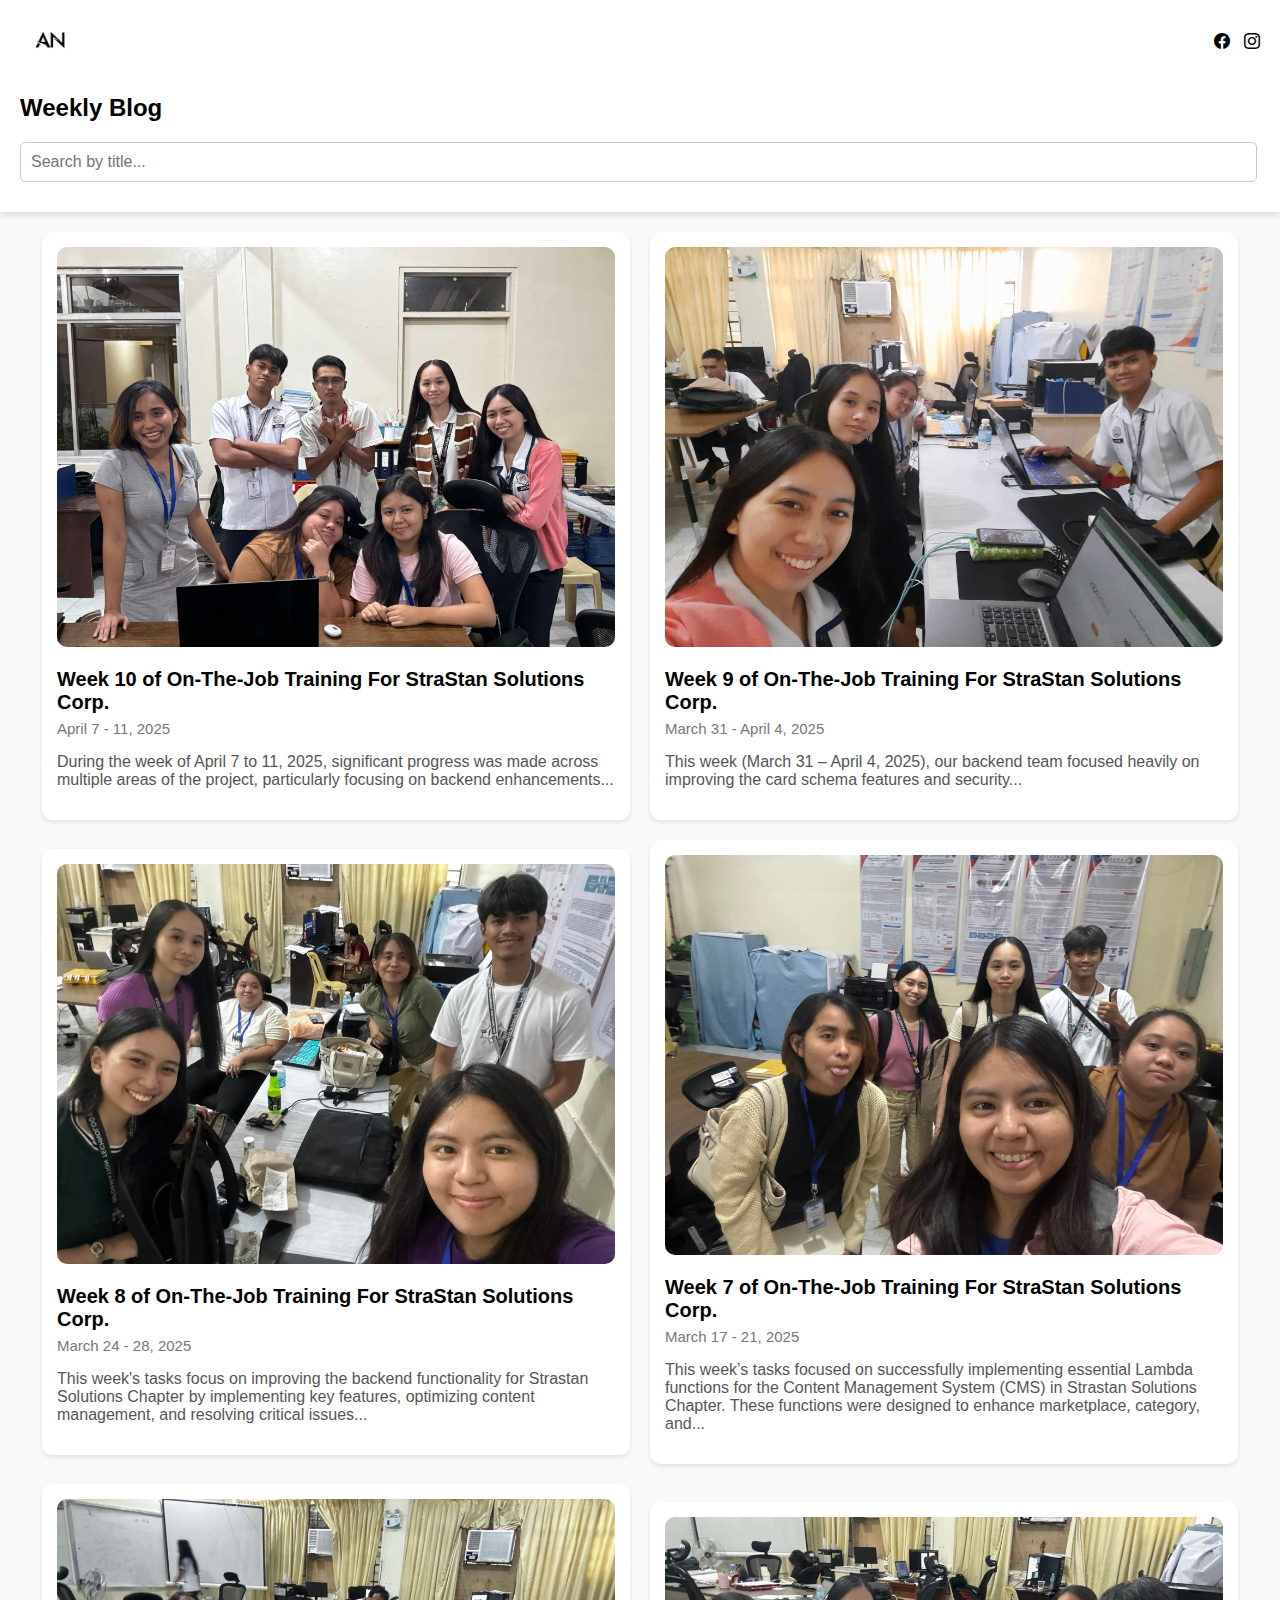
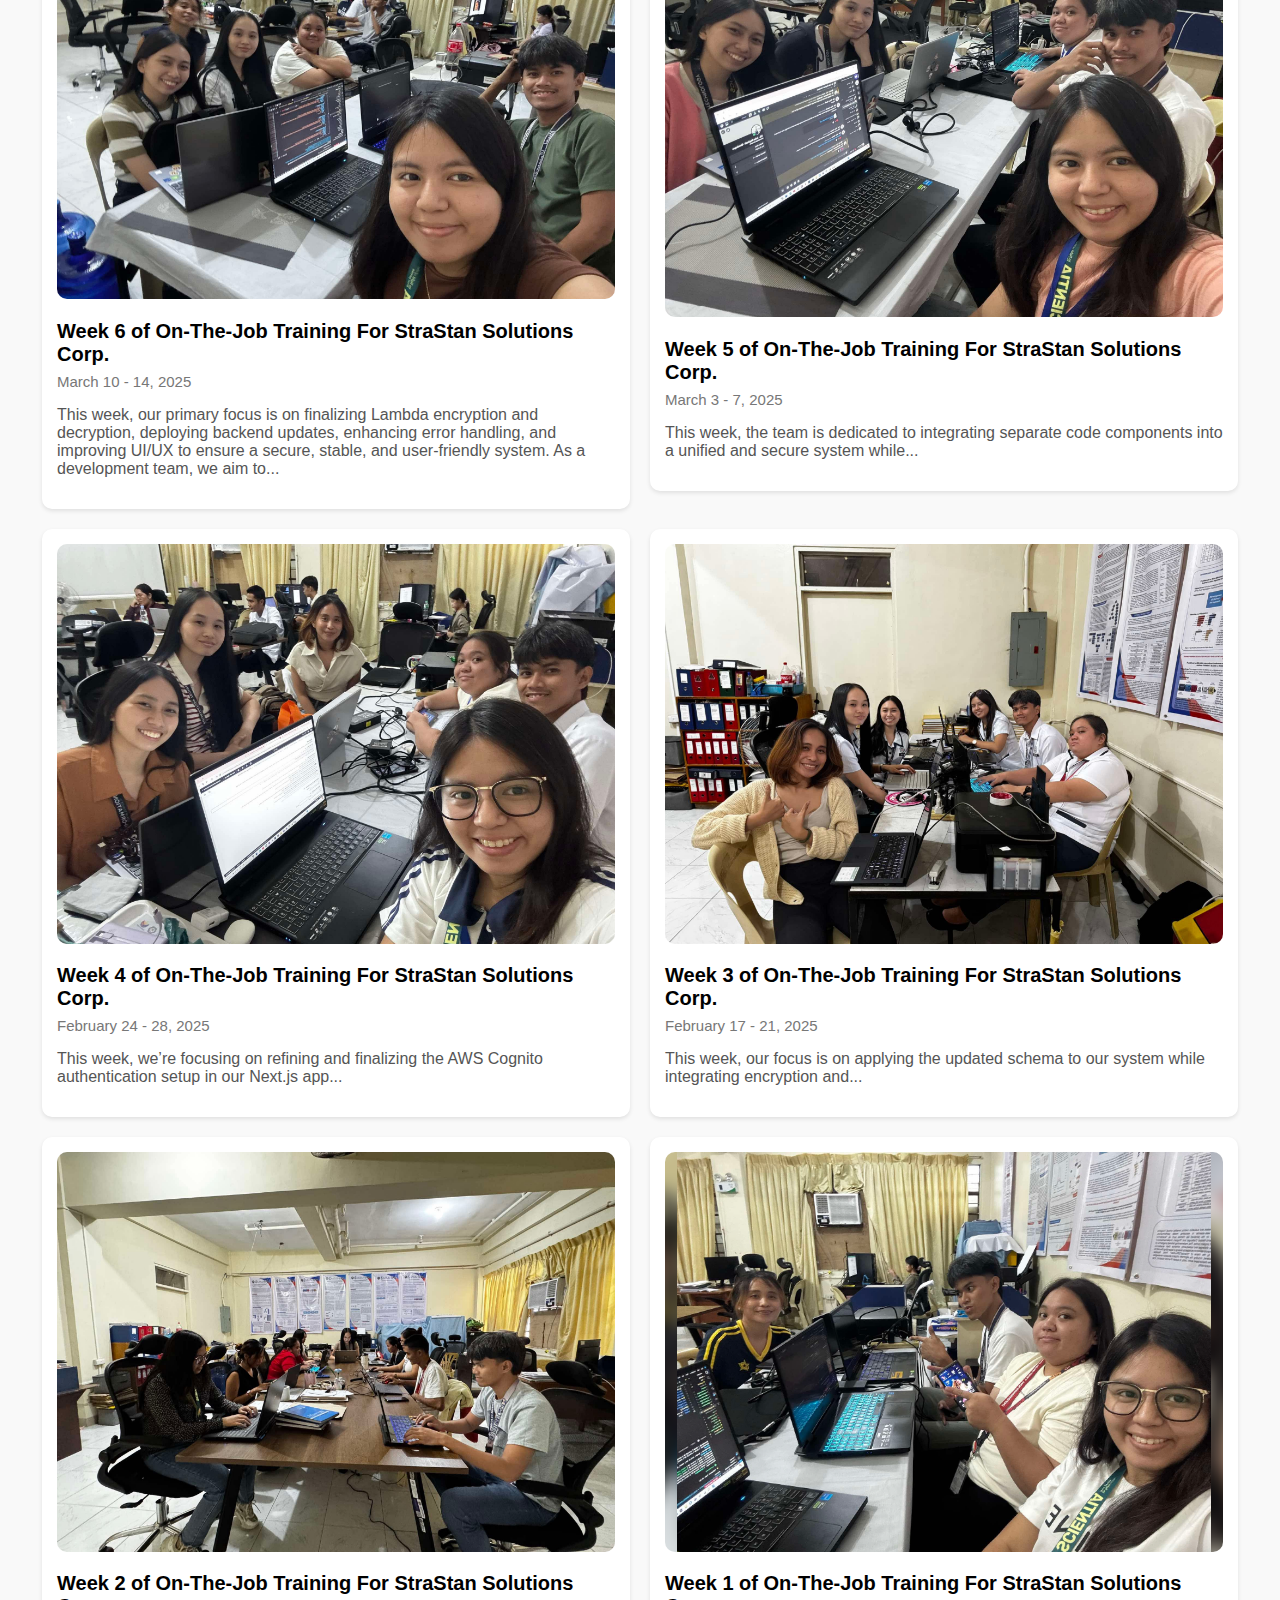
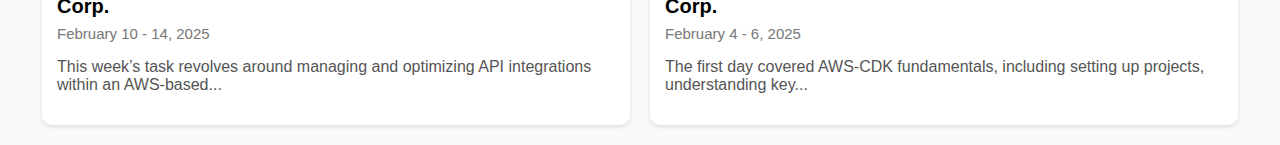
<file: index.html>
<!DOCTYPE html>
<html lang="en">
<head>
    <meta charset="UTF-8">
    <meta name="viewport" content="width=device-width, initial-scale=1.0">
    <title>Home</title>
    <link rel="stylesheet" href="https://cdn.jsdelivr.net/npm/bootstrap-icons@1.11.3/font/bootstrap-icons.min.css">
    <link rel="stylesheet" href="css/style.css">
</head>
<body>
    <header>
        <nav>
            <div class="logo">
                <img src="./images/logo.png" alt="Logo">
            </div>
            <div class="social-icons">
                <a href="#"><i class="bi bi-facebook"></i></a>
                <a href="#"><i class="bi bi-instagram"></i></a>
            </div>
        </nav>
        <h1>Weekly Blog</h1>
        <input type="text" placeholder="Search by title...">
    </header>
    <main>
        <section class="blog-list">
            <article>
                <a href="w10-blog.html" style="text-decoration: none;">
                <img src="./images/week10/IMG_1487.JPG" alt="Blog Image" class="blog-image">
                <h2>Week 10 of On-The-Job Training For StraStan Solutions Corp.</h2>
                <p class="date">April 7 - 11, 2025</p>
                <p>During the week of April 7 to 11, 2025, significant progress was made across multiple areas of the project, particularly focusing on backend enhancements...</p>
                </a>
            </article>

            <article>
                <a href="w9-blog.html" style="text-decoration: none;">
                <img src="./images/week9/IMG_1393.JPG" alt="Blog Image" class="blog-image">
                <h2>Week 9 of On-The-Job Training For StraStan Solutions Corp.</h2>
                <p class="date">March 31 - April 4, 2025</p>
                <p>This week (March 31 – April 4, 2025), our backend team focused heavily on improving the card schema features and security...</p>
                </a>
            </article>

            <article>
                <a href="w8-blog.html" style="text-decoration: none;">
                <img src="./images/week8/IMG_1260.JPG" alt="Blog Image" class="blog-image">
                <h2>Week 8 of On-The-Job Training For StraStan Solutions Corp.</h2>
                <p class="date">March 24 - 28, 2025</p>
                <p>This week's tasks focus on improving the backend functionality for Strastan Solutions Chapter by implementing key features, optimizing content management, and resolving critical issues...</p>
                </a>
            </article>

            <article>
                <a href="w7-blog.html" style="text-decoration: none;">
                <img src="./images/week7/IMG_1116.JPG" alt="Blog Image" class="blog-image">
                <h2>Week 7 of On-The-Job Training For StraStan Solutions Corp.</h2>
                <p class="date">March 17 - 21, 2025</p>
                <p>This week’s tasks focused on successfully implementing essential Lambda functions for the Content Management System (CMS) in Strastan Solutions Chapter. These functions were designed to enhance marketplace, category, and...</p>
                </a>
            </article>

            <article>
                <a href="w6-blog.html" style="text-decoration: none;">
                <img src="./images/week6/IMG_1052.JPG" alt="Blog Image" class="blog-image">
                <h2>Week 6 of On-The-Job Training For StraStan Solutions Corp.</h2>
                <p class="date">March 10 - 14, 2025</p>
                <p>This week, our primary focus is on finalizing Lambda encryption and decryption, deploying backend updates, enhancing error handling, and improving UI/UX to ensure a secure, stable, and user-friendly system. As a development team, we aim to...</p>
                </a>
            </article>

            <article>
                <a href="w5-blog.html" style="text-decoration: none;">
                <img src="./images/week5/IMG_0960.JPG" alt="Blog Image" class="blog-image">
                <h2>Week 5 of On-The-Job Training For StraStan Solutions Corp.</h2>
                <p class="date">March 3 - 7, 2025</p>
                <p>This week, the team is dedicated to integrating separate code components into a unified and secure system while...</p>
                </a>
            </article>

            <article>
                <a href="w4-blog.html" style="text-decoration: none;">
                <img src="./images/week4/IMG_0879.JPG" alt="Blog Image" class="blog-image">
                <h2>Week 4 of On-The-Job Training For StraStan Solutions Corp.</h2>
                <p class="date">February 24 - 28, 2025</p>
                <p>This week, we’re focusing on refining and finalizing the AWS Cognito authentication setup in our Next.js app...</p>
                </a>
            </article>
            <article>
                <a href="w3-blog.html" style="text-decoration: none;">
                <img src="./images/week3/IMG_0731.JPG" alt="Blog Image" class="blog-image">
                <h2>Week 3 of On-The-Job Training For StraStan Solutions Corp.</h2>
                <p class="date">February 17 - 21, 2025</p>
                <p>This week, our focus is on applying the updated schema to our system while integrating encryption and...</p>
                </a>
            </article>
            <article>
                <a href="w2-blog.html" style="text-decoration: none;">
                <img src="./images/week2/IMG_0606.JPG" alt="Blog Image" class="blog-image">
                <h2>Week 2 of On-The-Job Training For StraStan Solutions Corp.</h2>
                <p class="date">February 10 - 14, 2025</p>
                <p>This week’s task revolves around managing and optimizing API integrations within an AWS-based...</p>
                </a>
            </article>
            <article>
                <a href="w1-blog-details.html" style="text-decoration: none;">
                <img src="./images/week1/IMG_0501.JPG" alt="Blog Image" class="blog-image">
                <h2>Week 1 of On-The-Job Training For StraStan Solutions Corp.</h2>
                <p class="date">February 4 - 6, 2025</p>
                <p>The first day covered AWS-CDK fundamentals, including setting up projects, understanding key...</p>
                </a>
            </article>
        </section>
    </main>
    <script>
        document.addEventListener("DOMContentLoaded", function () {
    const searchInput = document.querySelector("header input");
    const articles = document.querySelectorAll(".blog-list article");

    searchInput.addEventListener("input", function () {
        const searchText = searchInput.value.toLowerCase();
        
        articles.forEach(article => {
            const title = article.querySelector("h2").textContent.toLowerCase();
            
            if (title.includes(searchText)) {
                article.style.display = "block";
            } else {
                article.style.display = "none";
            }
        });
    });
});

    </script>
</body>
</html>
</file>
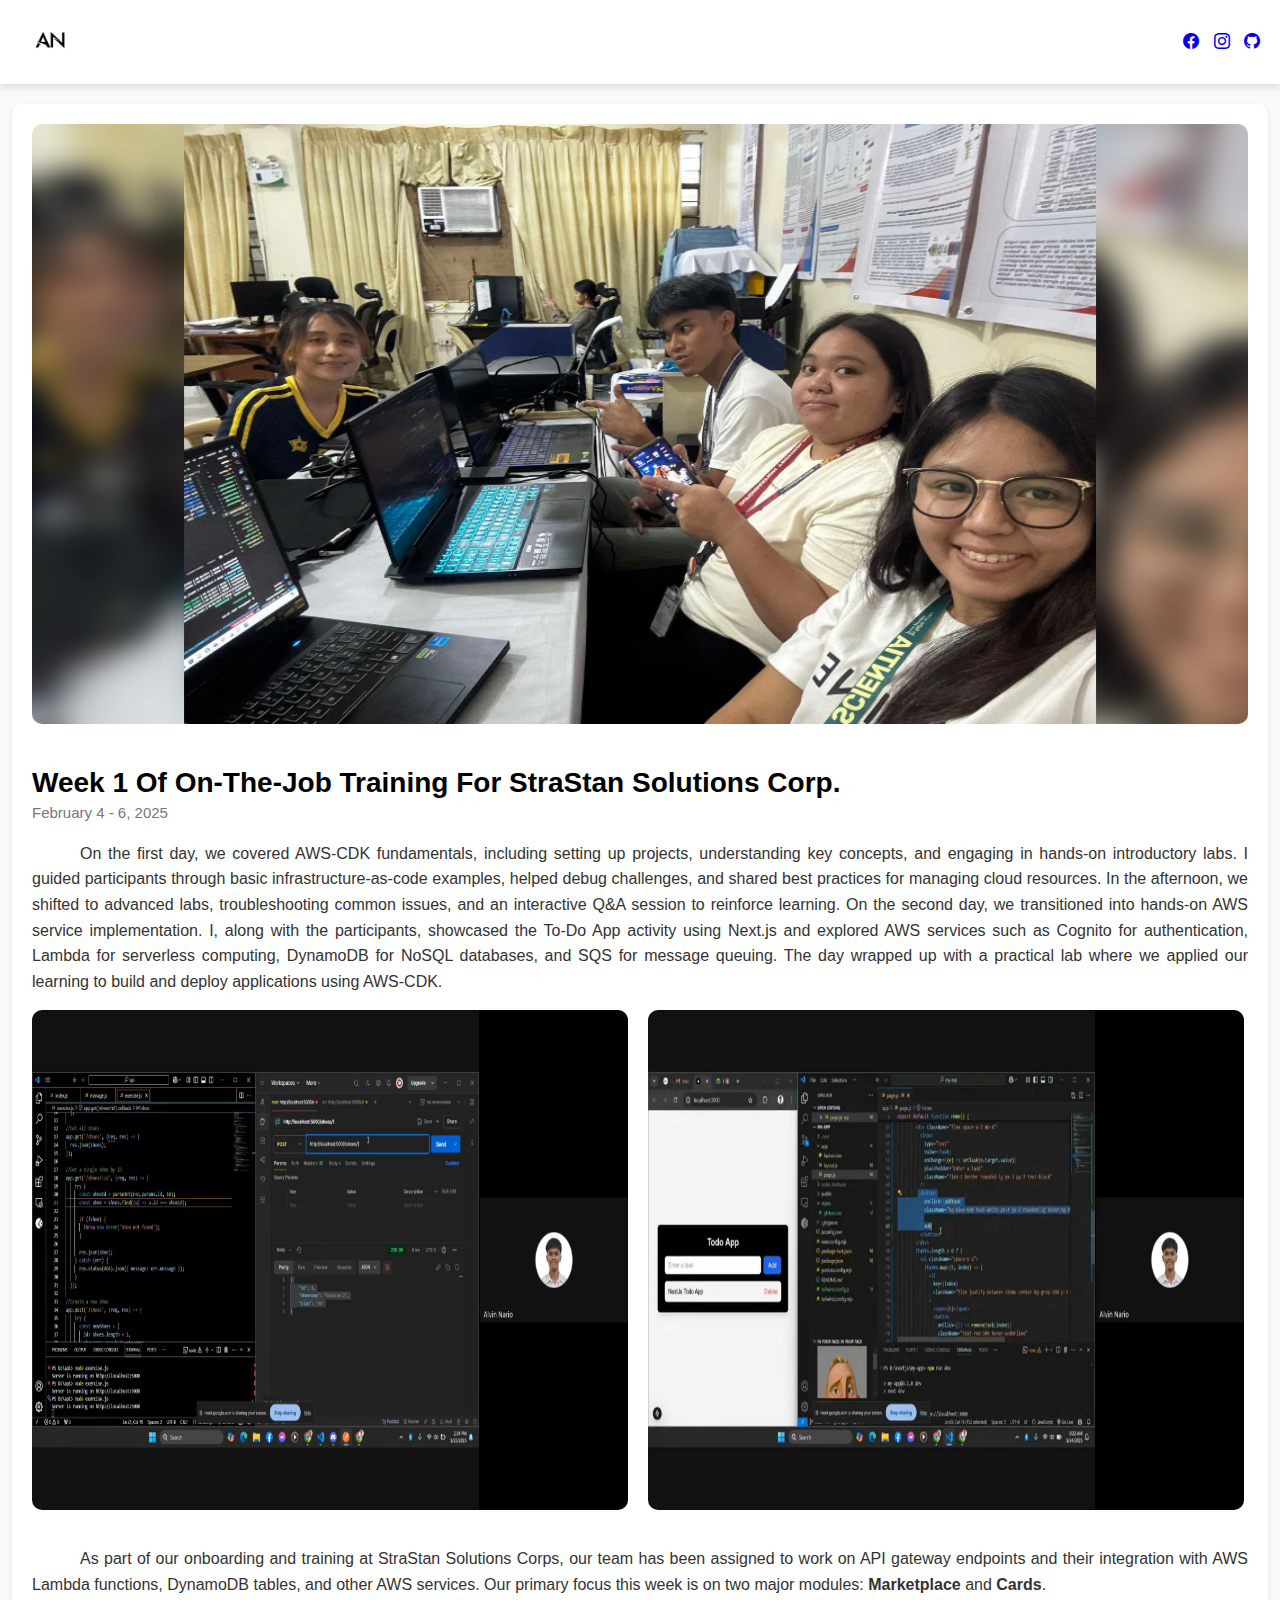
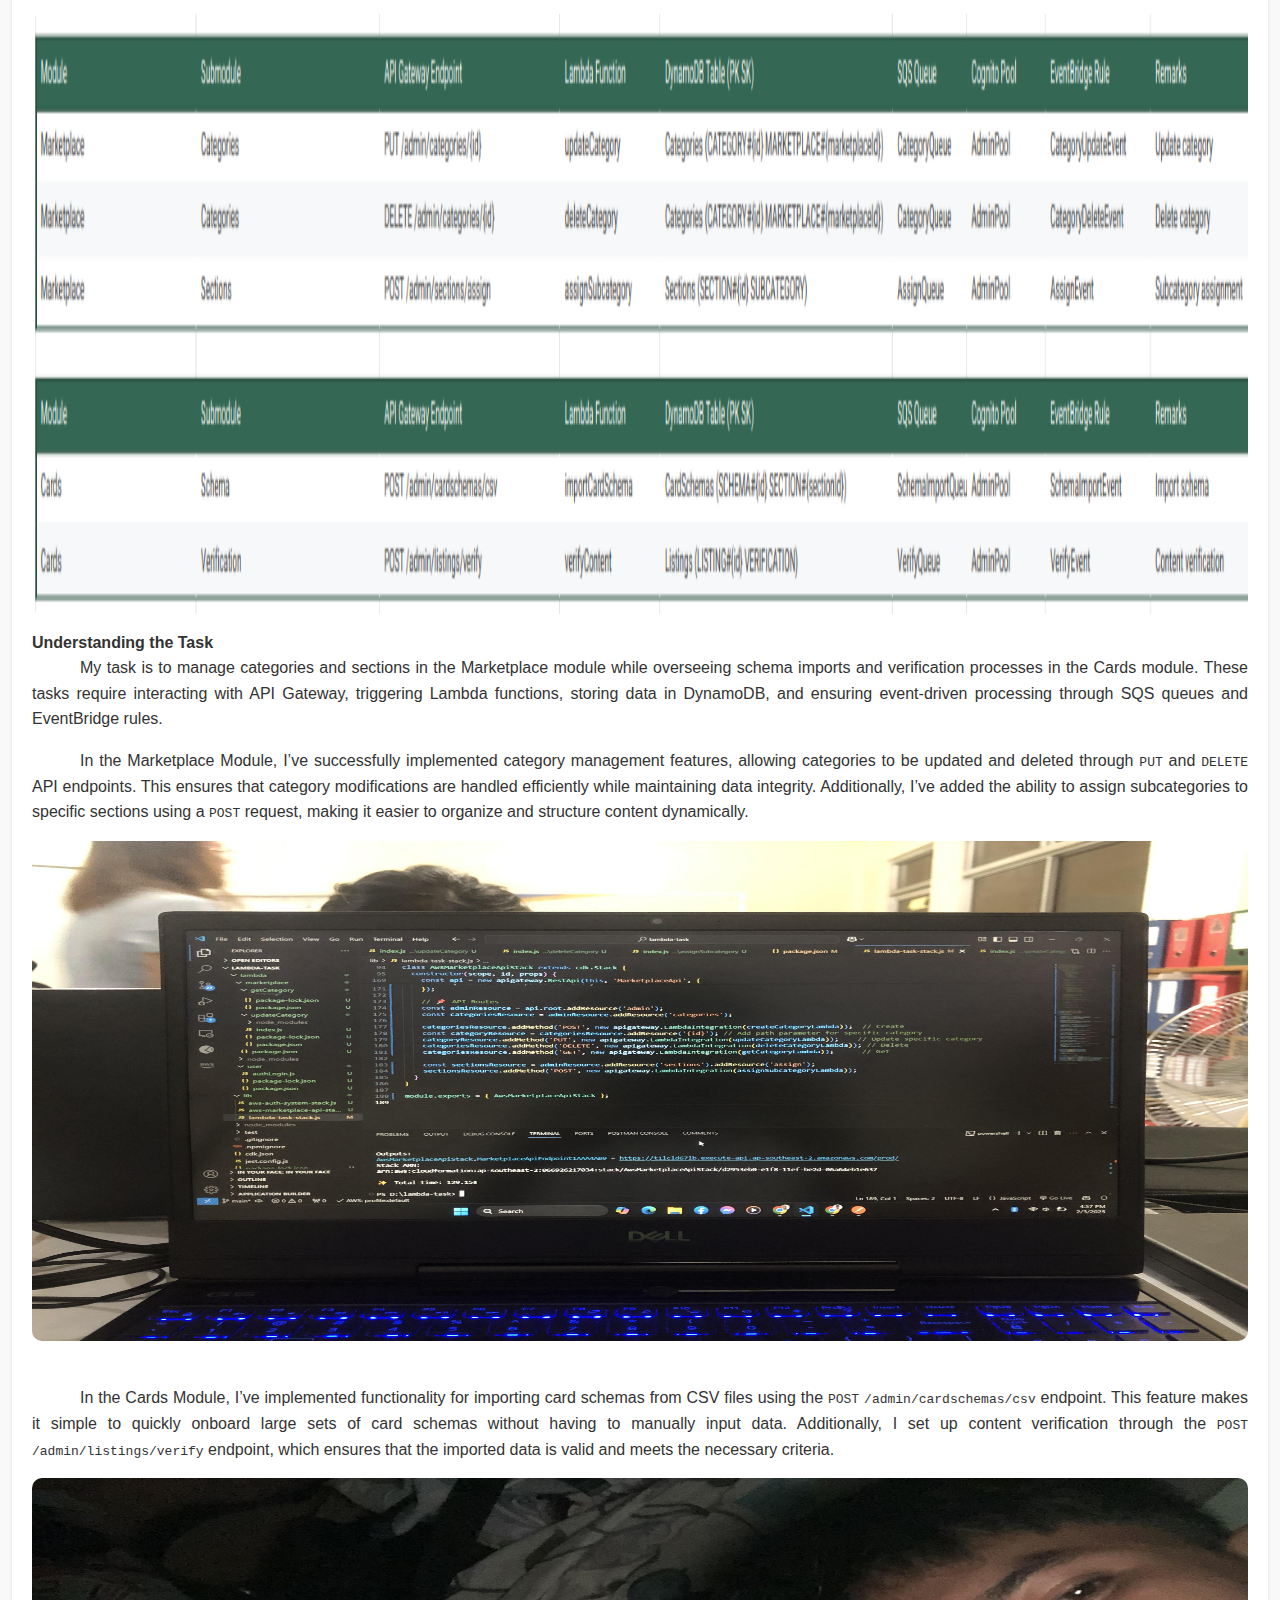
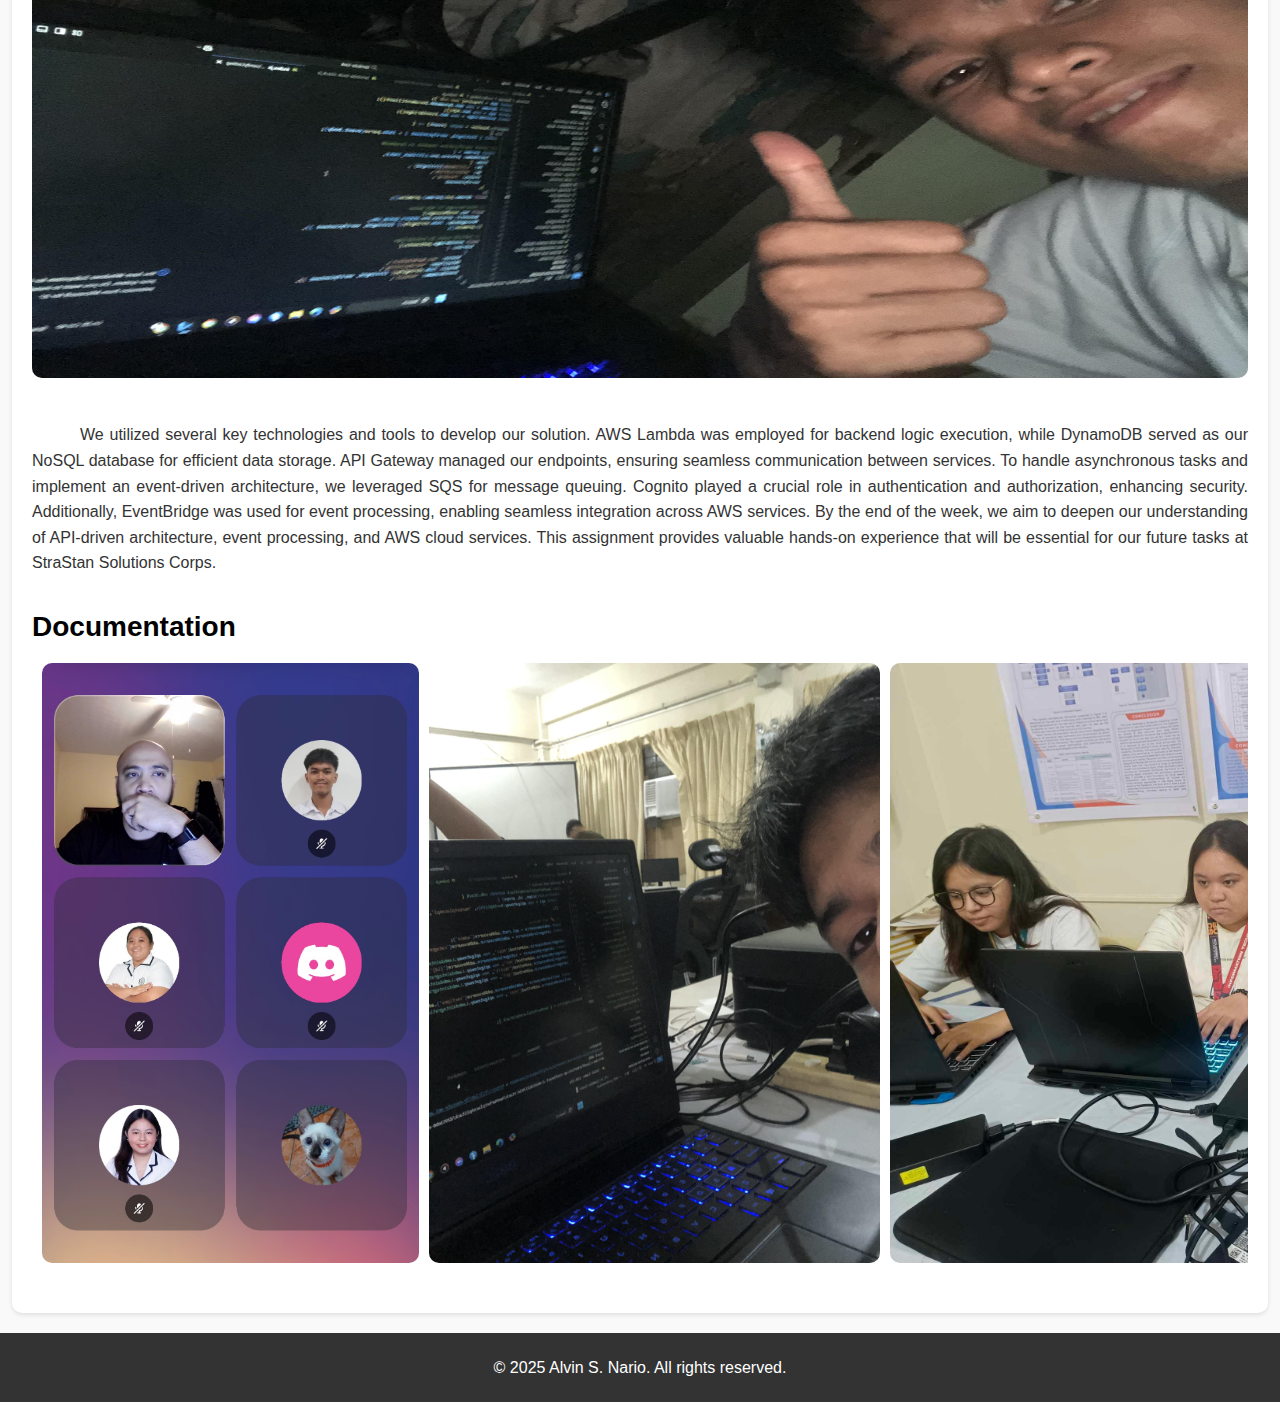
<file: w1-blog-details.html>
<!DOCTYPE html>
<html lang="en">
<head>
    <meta charset="UTF-8">
    <meta name="viewport" content="width=device-width, initial-scale=1.0">
    <meta property="og:title" content="Week 1 - Blog | On-The-Job Training at StraStan Solutions Corp." />
    <meta property="og:description" content="A detailed breakdown of our first week at StraStan Solutions Corp, focusing on AWS-CDK, API Gateway, and more." />
    <meta property="og:image" content="https://alvinnario.github.io/Weekly-Blog/images/week1/IMG_0501.JPG" />
    <meta property="og:url" content="https://alvinnario.github.io/Weekly-Blog/w1-blog-details.html" />
    <meta property="og:type" content="article" />
    <meta property="og:site_name" content="StraStan Solutions Blog" />
    <title>Week 1 - Blog</title>
    <link rel="stylesheet" href="https://cdn.jsdelivr.net/npm/bootstrap-icons@1.11.3/font/bootstrap-icons.min.css">
    <link rel="stylesheet" href="css/blog-style.css">
    <link rel="icon" type="image/png" href="./images/week1/IMG_0501.JPG">
</head>
<body>
    <header>
        <nav>
            <div class="logo">
                <a href="index.html"><img src="./images/logo.png" alt="Logo"></a>
            </div>
            <div class="social-icons">
                <a href="https://www.facebook.com/share/1ADwrkwxTV/?mibextid=wwXIfr"><i class="bi bi-facebook"></i></a>
                <a href="https://www.instagram.com/alv.nnnnnn?igsh=MXJ1aWlzMTN2ejhzNw%3D%3D&utm_source=qr"><i class="bi bi-instagram"></i></a>
                <a href="https://github.com/AlvinNario"><i class="bi bi-github"></i></a>
            </div>
        </nav>
    </header>
    
        <div class="blog-detail">
            <img src="./images/week1/IMG_0501.JPG" alt="Blog Cover">
            <h1>Week 1 Of On-The-Job Training For StraStan Solutions Corp.</h1>
            <p class="date">February 4 - 6, 2025</p>
            <section class="content">
                <p>&emsp;&emsp;&emsp;On the first day, we covered AWS-CDK fundamentals, including setting up projects, understanding key concepts, and engaging in hands-on introductory labs. I guided participants through basic infrastructure-as-code examples, helped debug challenges, and shared best practices for managing cloud resources. In the afternoon, we shifted to advanced labs, troubleshooting common issues, and an interactive Q&A session to reinforce learning.

                    On the second day, we transitioned into hands-on AWS service implementation. I, along with the participants, showcased the To-Do App activity using Next.js and explored AWS services such as Cognito for authentication, Lambda for serverless computing, DynamoDB for NoSQL databases, and SQS for message queuing. The day wrapped up with a practical lab where we applied our learning to build and deploy applications using AWS-CDK.</p>
                    <div class="documentation">
                    <img src="./images/week1/bootcamp1.png" alt="">
                    <img src="./images/week1/bootcamp2.png" alt="">
                    </div>
                    <p>
                        &emsp;&emsp;&emsp;As part of our onboarding and training at StraStan Solutions Corps, our team has been assigned to work on API gateway endpoints and their integration with AWS Lambda functions, DynamoDB tables, and other AWS services. Our primary focus this week is on two major modules: <strong>Marketplace</strong> and <strong>Cards</strong>. 
                    </p>
                
                    <!-- Image Section -->
                        <img src="./images/week1/image.png" alt="API Gateway and Lambda Integration Overview" class="task" style="width: 100%; display: block; margin: 0 auto; object-fit: content;">
                
                    <p>
                        <strong>Understanding the Task</strong><br>
                        &emsp;&emsp;&emsp;My task is to manage categories and sections in the Marketplace module while overseeing schema imports and verification processes in the Cards module. These tasks require interacting with API Gateway, triggering Lambda functions, storing data in DynamoDB, and ensuring event-driven processing through SQS queues and EventBridge rules.
                    </p>
                
                    <p>
                
                        <div class="module-container">
                            <p>&emsp;&emsp;&emsp;In the Marketplace Module, I’ve successfully implemented category management features, allowing categories to be updated and deleted through <code>PUT</code> and <code>DELETE</code> API endpoints. This ensures that category modifications are handled efficiently while maintaining data integrity. Additionally, I’ve added the ability to assign subcategories to specific sections using a <code>POST</code> request, making it easier to organize and structure content dynamically.</p>
                            <img src="./images/week1/IMG_0487.jpg" alt="Marketplace Module Image" class="marketplace-image">
                        </div>
                    
                        <div class="module-container">
                                <p>
                                    &emsp;&emsp;&emsp;In the Cards Module, I’ve implemented functionality for importing card schemas from CSV files using the <code>POST</code> <code>/admin/cardschemas/csv</code> endpoint. This feature makes it simple to quickly onboard large sets of card schemas without having to manually input data. Additionally, I set up content verification through the <code>POST</code> <code>/admin/listings/verify</code> endpoint, which ensures that the imported data is valid and meets the necessary criteria.
                                </p>
                            <img src="./images/week1/IMG_0540.jpg" alt="Cards Module Image" class="cards-image">
                        </div>
                    <p>
                        &emsp;&emsp;&emsp;We utilized several key technologies and tools to develop our solution. AWS Lambda was employed for backend logic execution, while DynamoDB served as our NoSQL database for efficient data storage. API Gateway managed our endpoints, ensuring seamless communication between services. To handle asynchronous tasks and implement an event-driven architecture, we leveraged SQS for message queuing. Cognito played a crucial role in authentication and authorization, enhancing security. Additionally, EventBridge was used for event processing, enabling seamless integration across AWS services.
                        By the end of the week, we aim to deepen our understanding of API-driven architecture, event processing, and AWS cloud services. This assignment provides valuable hands-on experience that will be essential for our future tasks at StraStan Solutions Corps.</p>                 
            </section>

        <div class="slideshow-container">
            <h1>Documentation</h1>
            <div class="slides">
                <img class="slide" src="./images/week1/IMG_0309.PNG" alt="Slide 1">
                <img class="slide" src="./images/week1/IMG_0488.jpg" alt="Slide 2">
                <img class="slide" src="./images/week1/IMG_0490.JPG" alt="Slide 3">
                <img class="slide" src="./images/week1/IMG_0491.JPG" alt="Slide 4">
                <img class="slide" src="./images/week1/IMG_0504.JPG" alt="Slide 5">
                <img class="slide" src="./images/week1/IMG_0505.JPG" alt="Slide 6">
                <img class="slide" src="./images/week1/IMG_0539.jpg" alt="Slide 7">
                <img class="slide" src="./images/week1/IMG_0541.jpg" alt="Slide 8">
            </div>
        </div>

    </div>
    <!-- Footer Section -->
    <footer class="footer">
        <p>&copy; 2025 Alvin S. Nario. All rights reserved.</p>
    </footer>
</body>

<script>
    const slider = document.querySelector('.slides');
    let isDown = false;
    let startX;
    let scrollLeft;
  
    slider.addEventListener('mousedown', (e) => {
      isDown = true;
      slider.classList.add('active');
      startX = e.pageX - slider.offsetLeft;
      scrollLeft = slider.scrollLeft;
    });
  
    slider.addEventListener('mouseleave', () => {
      isDown = false;
      slider.classList.remove('active');
    });
  
    slider.addEventListener('mouseup', () => {
      isDown = false;
      slider.classList.remove('active');
    });
  
    slider.addEventListener('mousemove', (e) => {
      if (!isDown) return;
      e.preventDefault();
      const x = e.pageX - slider.offsetLeft;
      const walk = (x - startX) * 2; // Scroll speed
      slider.scrollLeft = scrollLeft - walk;
    });
  </script>  

</html>
</file>
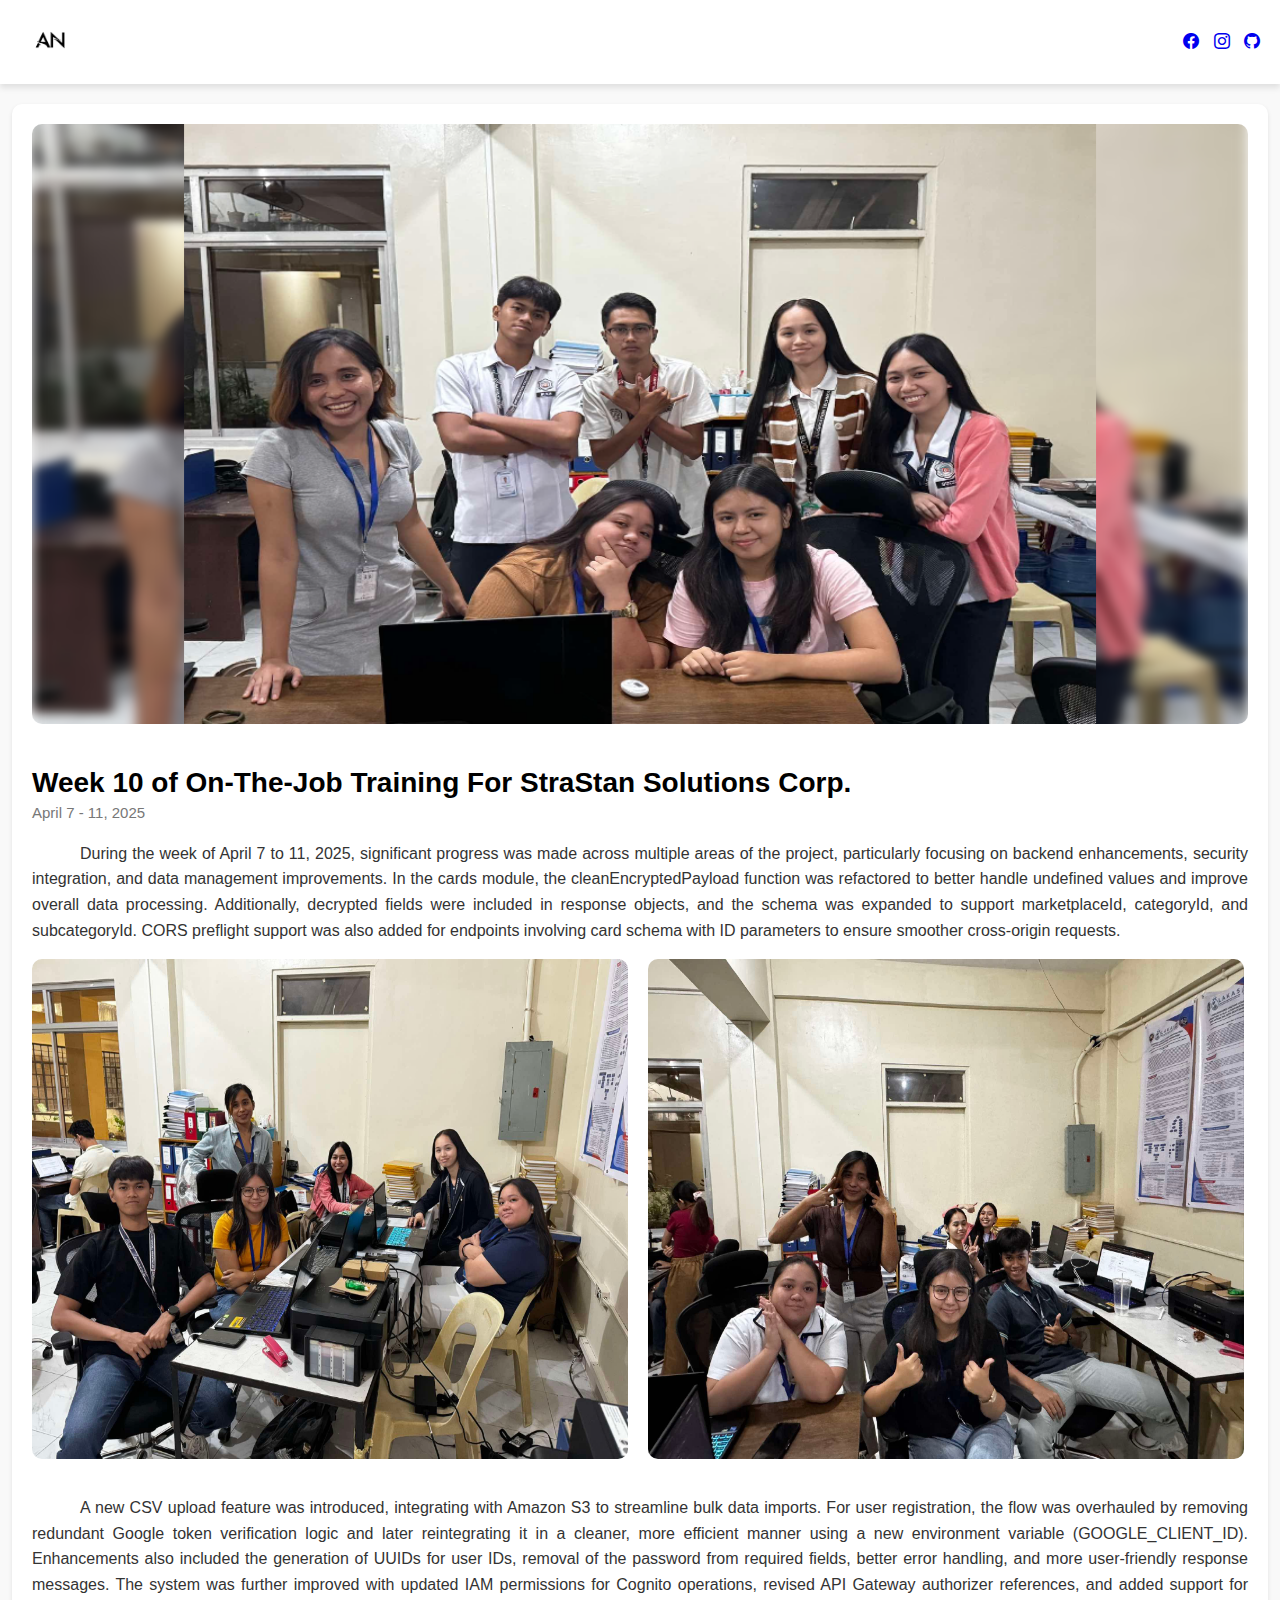
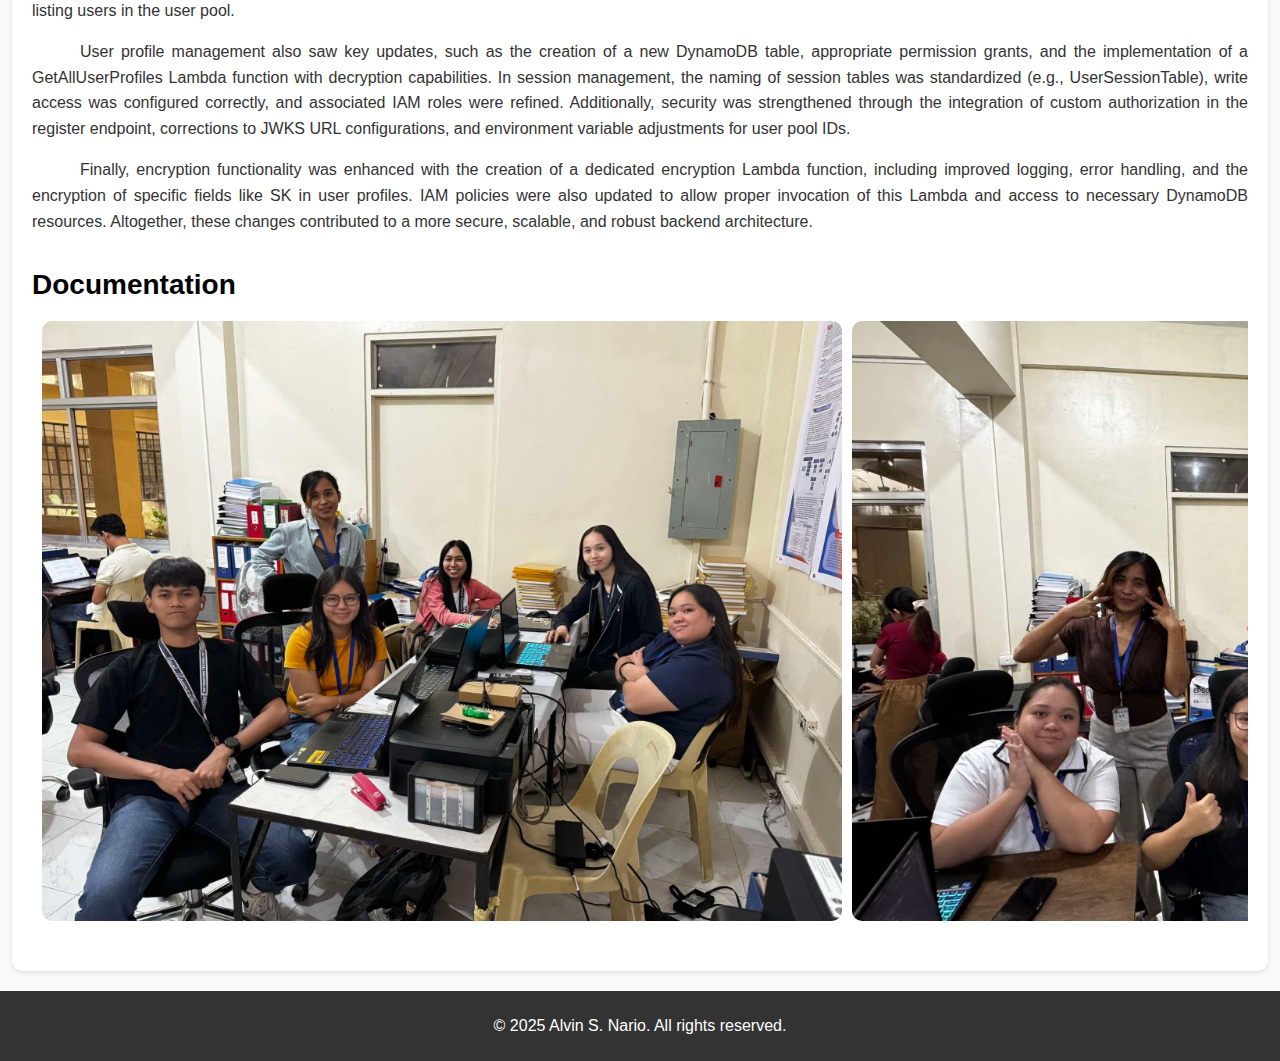
<file: w10-blog.html>
<!DOCTYPE html>
<html lang="en">
<head>
    <meta charset="UTF-8">
    <meta name="viewport" content="width=device-width, initial-scale=1.0">
    <meta property="og:title" content="Week 10 - Blog | On-The-Job Training at StraStan Solutions Corp." />
    <meta property="og:description" content="A detailed breakdown of our ninth week at StraStan Solutions Corp, focusing on AWS and more." />
    <meta property="og:image" content="https://alvinnario.github.io/Weekly-Blog/images/week10/IMG_1487.jpg" />
    <meta property="og:url" content="https://alvinnario.github.io/Weekly-Blog/w10-blog.html" />
    <meta property="og:type" content="article" />
    <meta property="og:site_name" content="StraStan Solutions Blog" />
    <title>Week 10 - Blog</title>
    <link rel="stylesheet" href="https://cdn.jsdelivr.net/npm/bootstrap-icons@1.11.3/font/bootstrap-icons.min.css">
    <link rel="stylesheet" href="css/blog-style.css">
    <link rel="icon" type="image/png" href="./images/week10/IMG_1487.JPG">
</head>
<body>
    <header>
        <nav>
            <div class="logo">
                <a href="index.html"><img src="./images/logo.png" alt="Logo"></a>
            </div>
            <div class="social-icons">
                <a href="https://www.facebook.com/share/1ADwrkwxTV/?mibextid=wwXIfr"><i class="bi bi-facebook"></i></a>
                <a href="https://www.instagram.com/alv.nnnnnn?igsh=MXJ1aWlzMTN2ejhzNw%3D%3D&utm_source=qr"><i class="bi bi-instagram"></i></a>
                <a href="https://github.com/AlvinNario"><i class="bi bi-github"></i></a>
            </div>
        </nav>
    </header>

    <div class="blog-detail">
        <img src="./images/week10/MAIN_IMAGE.png" alt="Blog Cover">
        <h1>Week 10 of On-The-Job Training For StraStan Solutions Corp.</h1>
        <p class="date">April 7 - 11, 2025</p>
        <section class="content">
            <p>
                &emsp;&emsp;&emsp;During the week of April 7 to 11, 2025, significant progress was made across multiple areas of the project, particularly focusing on backend enhancements, security integration, and data management improvements. In the cards module, the cleanEncryptedPayload function was refactored to better handle undefined values and improve overall data processing. Additionally, decrypted fields were included in response objects, and the schema was expanded to support marketplaceId, categoryId, and subcategoryId. CORS preflight support was also added for endpoints involving card schema with ID parameters to ensure smoother cross-origin requests.
            </p>
            <div class="documentation">
                <img src="./images/week10/IMG_1481.JPG" alt="">
                <img src="./images/week10/IMG_1482.JPG" alt="">
            </div>
            <p>
                &emsp;&emsp;&emsp;A new CSV upload feature was introduced, integrating with Amazon S3 to streamline bulk data imports. For user registration, the flow was overhauled by removing redundant Google token verification logic and later reintegrating it in a cleaner, more efficient manner using a new environment variable (GOOGLE_CLIENT_ID). Enhancements also included the generation of UUIDs for user IDs, removal of the password from required fields, better error handling, and more user-friendly response messages. The system was further improved with updated IAM permissions for Cognito operations, revised API Gateway authorizer references, and added support for listing users in the user pool.
            </p>
            <p>
                &emsp;&emsp;&emsp;User profile management also saw key updates, such as the creation of a new DynamoDB table, appropriate permission grants, and the implementation of a GetAllUserProfiles Lambda function with decryption capabilities. In session management, the naming of session tables was standardized (e.g., UserSessionTable), write access was configured correctly, and associated IAM roles were refined. Additionally, security was strengthened through the integration of custom authorization in the register endpoint, corrections to JWKS URL configurations, and environment variable adjustments for user pool IDs.
            </p>
            <p>
                &emsp;&emsp;&emsp;Finally, encryption functionality was enhanced with the creation of a dedicated encryption Lambda function, including improved logging, error handling, and the encryption of specific fields like SK in user profiles. IAM policies were also updated to allow proper invocation of this Lambda and access to necessary DynamoDB resources. Altogether, these changes contributed to a more secure, scalable, and robust backend architecture.
            </p>
        </section>

        <div class="slideshow-container">
            <h1>Documentation</h1>
            <div class="slides">
                <img class="slide" src="./images/week10/IMG_1481.JPG" alt="Slide 1">
                <img class="slide" src="./images/week10/IMG_1482.JPG" alt="Slide 2">
                <img class="slide" src="./images/week10/IMG_1483.JPG" alt="Slide 3">
                <img class="slide" src="./images/week10/IMG_1484.JPG" alt="Slide 4">
                <img class="slide" src="./images/week10/IMG_1487.JPG" alt="Slide 5">
                <img class="slide" src="./images/week10/IMG_1488.JPG" alt="Slide 6">
                <img class="slide" src="./images/week10/IMG_1489.JPG" alt="Slide 7">
                <img class="slide" src="./images/week10/IMG_1490.JPG" alt="Slide 8">
            </div>
        </div>
    </div>

    <!-- Footer Section -->
    <footer class="footer">
        <p>&copy; 2025 Alvin S. Nario. All rights reserved.</p>
    </footer>

    <script>
        const slider = document.querySelector('.slides');
        let isDown = false;
        let startX;
        let scrollLeft;

        slider.addEventListener('mousedown', (e) => {
            isDown = true;
            slider.classList.add('active');
            startX = e.pageX - slider.offsetLeft;
            scrollLeft = slider.scrollLeft;
        });

        slider.addEventListener('mouseleave', () => {
            isDown = false;
            slider.classList.remove('active');
        });

        slider.addEventListener('mouseup', () => {
            isDown = false;
            slider.classList.remove('active');
        });

        slider.addEventListener('mousemove', (e) => {
            if (!isDown) return;
            e.preventDefault();
            const x = e.pageX - slider.offsetLeft;
            const walk = (x - startX) * 2; // Scroll speed
            slider.scrollLeft = scrollLeft - walk;
        });
    </script>
</body>
</html>
</file>
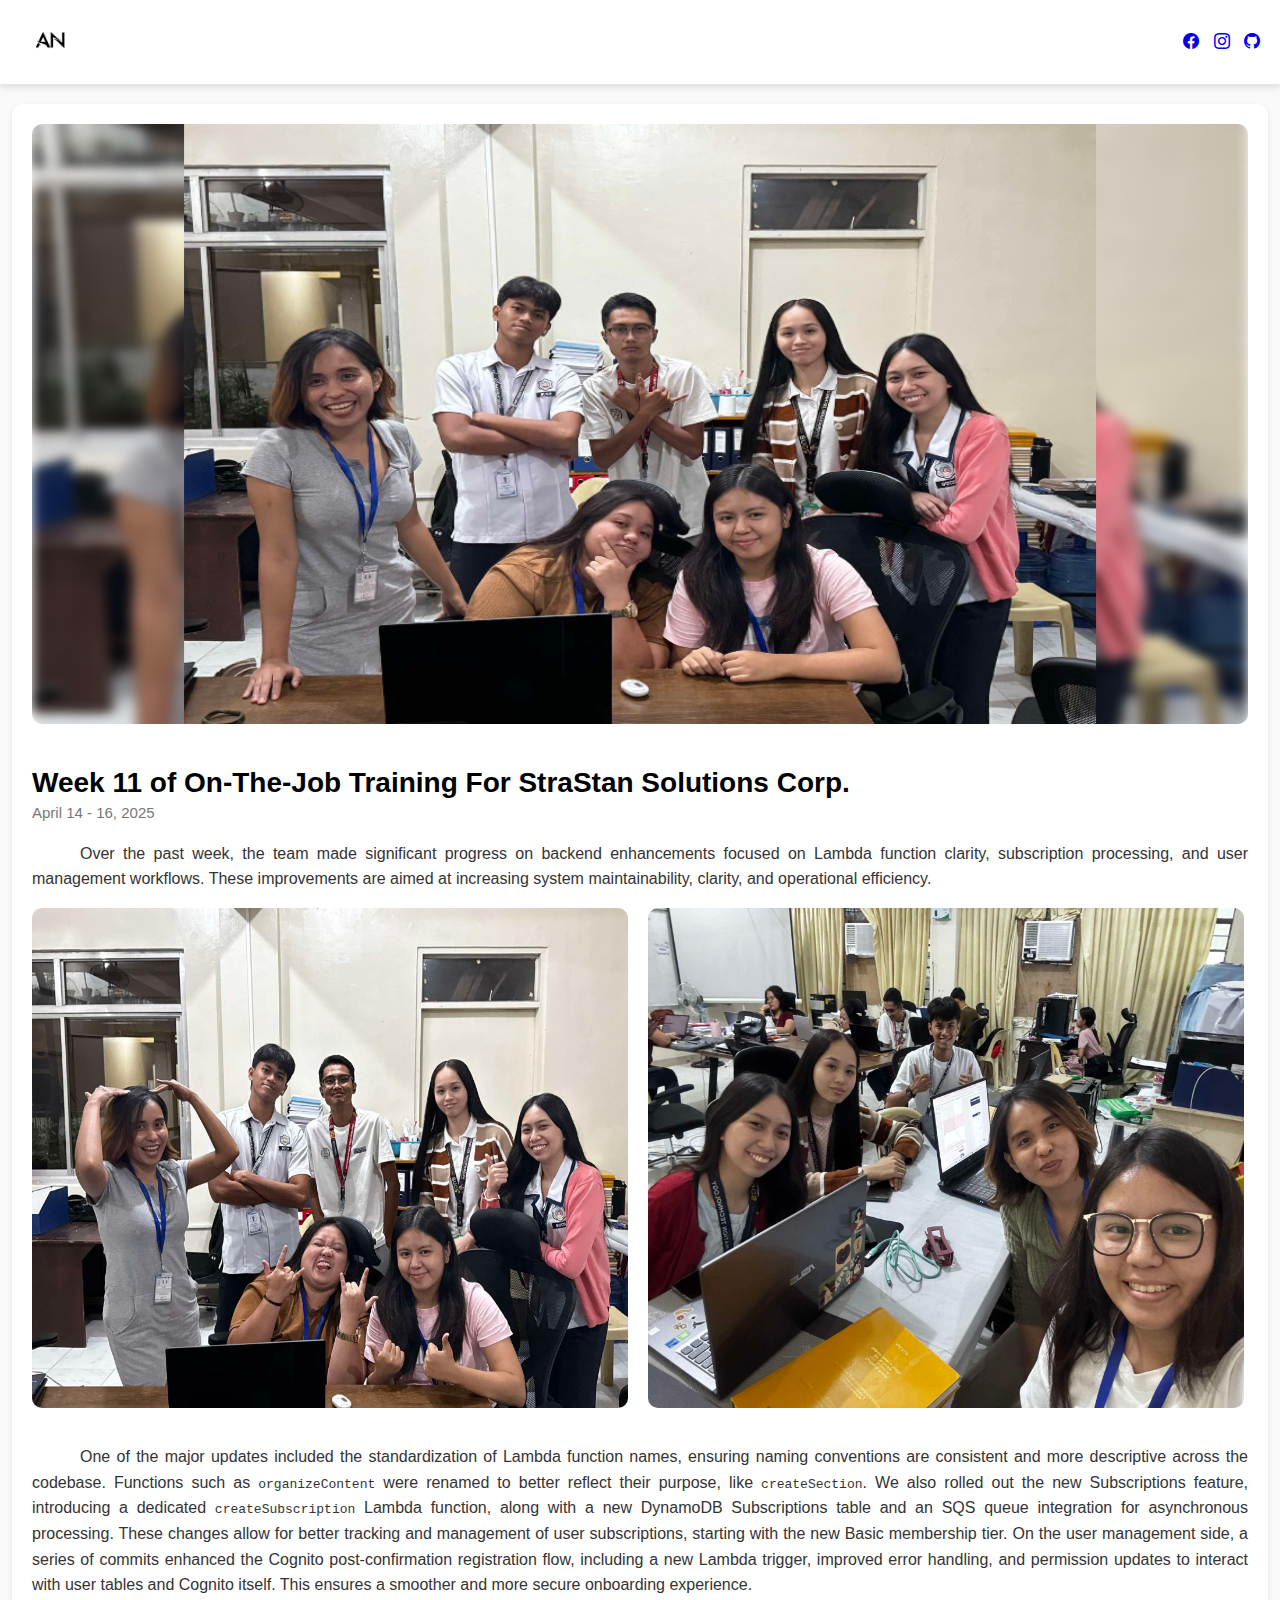
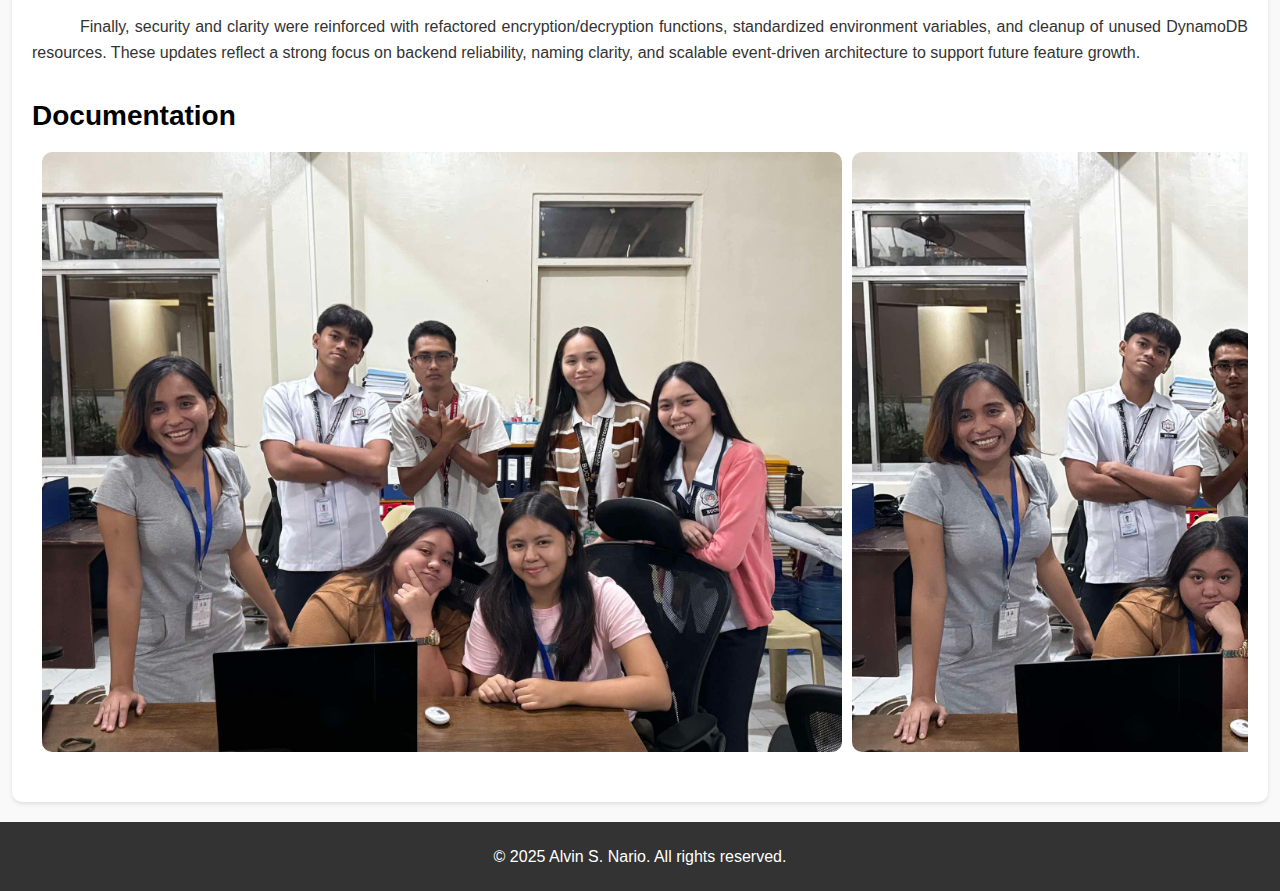
<file: w11-blog.html>
<!DOCTYPE html>
<html lang="en">
<head>
    <meta charset="UTF-8">
    <meta name="viewport" content="width=device-width, initial-scale=1.0">
    <meta property="og:title" content="Week 11 - Blog | On-The-Job Training at StraStan Solutions Corp." />
    <meta property="og:description" content="A detailed breakdown of our ninth week at StraStan Solutions Corp, focusing on AWS and more." />
    <meta property="og:image" content="https://alvinnario.github.io/Weekly-Blog/images/week11/IMG_1524.JPG" />
    <meta property="og:url" content="https://alvinnario.github.io/Weekly-Blog/w11-blog.html" />
    <meta property="og:type" content="article" />
    <meta property="og:site_name" content="StraStan Solutions Blog" />
    <title>Week 11 - Blog</title>
    <link rel="stylesheet" href="https://cdn.jsdelivr.net/npm/bootstrap-icons@1.11.3/font/bootstrap-icons.min.css">
    <link rel="stylesheet" href="css/blog-style.css">
    <link rel="icon" type="image/png" href="./images/week10/IMG_1487.JPG">
</head>
<body>
    <header>
        <nav>
            <div class="logo">
                <a href="index.html"><img src="./images/logo.png" alt="Logo"></a>
            </div>
            <div class="social-icons">
                <a href="https://www.facebook.com/share/1ADwrkwxTV/?mibextid=wwXIfr"><i class="bi bi-facebook"></i></a>
                <a href="https://www.instagram.com/alv.nnnnnn?igsh=MXJ1aWlzMTN2ejhzNw%3D%3D&utm_source=qr"><i class="bi bi-instagram"></i></a>
                <a href="https://github.com/AlvinNario"><i class="bi bi-github"></i></a>
            </div>
        </nav>
    </header>

    <div class="blog-detail">
        <img src="./images/week11/MAIN_IMAGE.png" alt="Blog Cover">
        <h1>Week 11 of On-The-Job Training For StraStan Solutions Corp.</h1>
        <p class="date">April 14 - 16, 2025</p>
        <section class="content">
            <p>
                &emsp;&emsp;&emsp;Over the past week, the team made significant progress on backend enhancements focused on Lambda function clarity, subscription processing, and user management workflows. These improvements are aimed at increasing system maintainability, clarity, and operational efficiency.
            </p>
            <div class="documentation">
                <img src="./images/week11/IMG_1526.JPG" alt="">
                <img src="./images/week11/IMG_1530.JPG" alt="">
            </div>
            <p>
                &emsp;&emsp;&emsp;One of the major updates included the standardization of Lambda function names, ensuring naming conventions are consistent and more descriptive across the codebase. Functions such as <code>organizeContent</code> were renamed to better reflect their purpose, like <code>createSection</code>.

                We also rolled out the new Subscriptions feature, introducing a dedicated <code>createSubscription</code> Lambda function, along with a new DynamoDB Subscriptions table and an SQS queue integration for asynchronous processing. These changes allow for better tracking and management of user subscriptions, starting with the new Basic membership tier.
                
                On the user management side, a series of commits enhanced the Cognito post-confirmation registration flow, including a new Lambda trigger, improved error handling, and permission updates to interact with user tables and Cognito itself. This ensures a smoother and more secure onboarding experience.
            </p>
            <p>
                &emsp;&emsp;&emsp;Finally, security and clarity were reinforced with refactored encryption/decryption functions, standardized environment variables, and cleanup of unused DynamoDB resources.

                These updates reflect a strong focus on backend reliability, naming clarity, and scalable event-driven architecture to support future feature growth.
            </p>
        </section>

        <div class="slideshow-container">
            <h1>Documentation</h1>
            <div class="slides">
                <img class="slide" src="./images/week11/IMG_1524.JPG" alt="Slide 1">
                <img class="slide" src="./images/week11/IMG_1525.JPG" alt="Slide 2">
                <img class="slide" src="./images/week11/IMG_1526.JPG" alt="Slide 3">
                <img class="slide" src="./images/week11/IMG_1527.JPG" alt="Slide 4">
                <img class="slide" src="./images/week11/IMG_1528.JPG" alt="Slide 5">
                <img class="slide" src="./images/week11/IMG_1529.JPG" alt="Slide 6">
                <img class="slide" src="./images/week11/IMG_1530.JPG" alt="Slide 7">
                <img class="slide" src="./images/week11/IMG_1531.JPG" alt="Slide 8">
            </div>
        </div>
    </div>

    <!-- Footer Section -->
    <footer class="footer">
        <p>&copy; 2025 Alvin S. Nario. All rights reserved.</p>
    </footer>

    <script>
        const slider = document.querySelector('.slides');
        let isDown = false;
        let startX;
        let scrollLeft;

        slider.addEventListener('mousedown', (e) => {
            isDown = true;
            slider.classList.add('active');
            startX = e.pageX - slider.offsetLeft;
            scrollLeft = slider.scrollLeft;
        });

        slider.addEventListener('mouseleave', () => {
            isDown = false;
            slider.classList.remove('active');
        });

        slider.addEventListener('mouseup', () => {
            isDown = false;
            slider.classList.remove('active');
        });

        slider.addEventListener('mousemove', (e) => {
            if (!isDown) return;
            e.preventDefault();
            const x = e.pageX - slider.offsetLeft;
            const walk = (x - startX) * 2; // Scroll speed
            slider.scrollLeft = scrollLeft - walk;
        });
    </script>
</body>
</html>
</file>
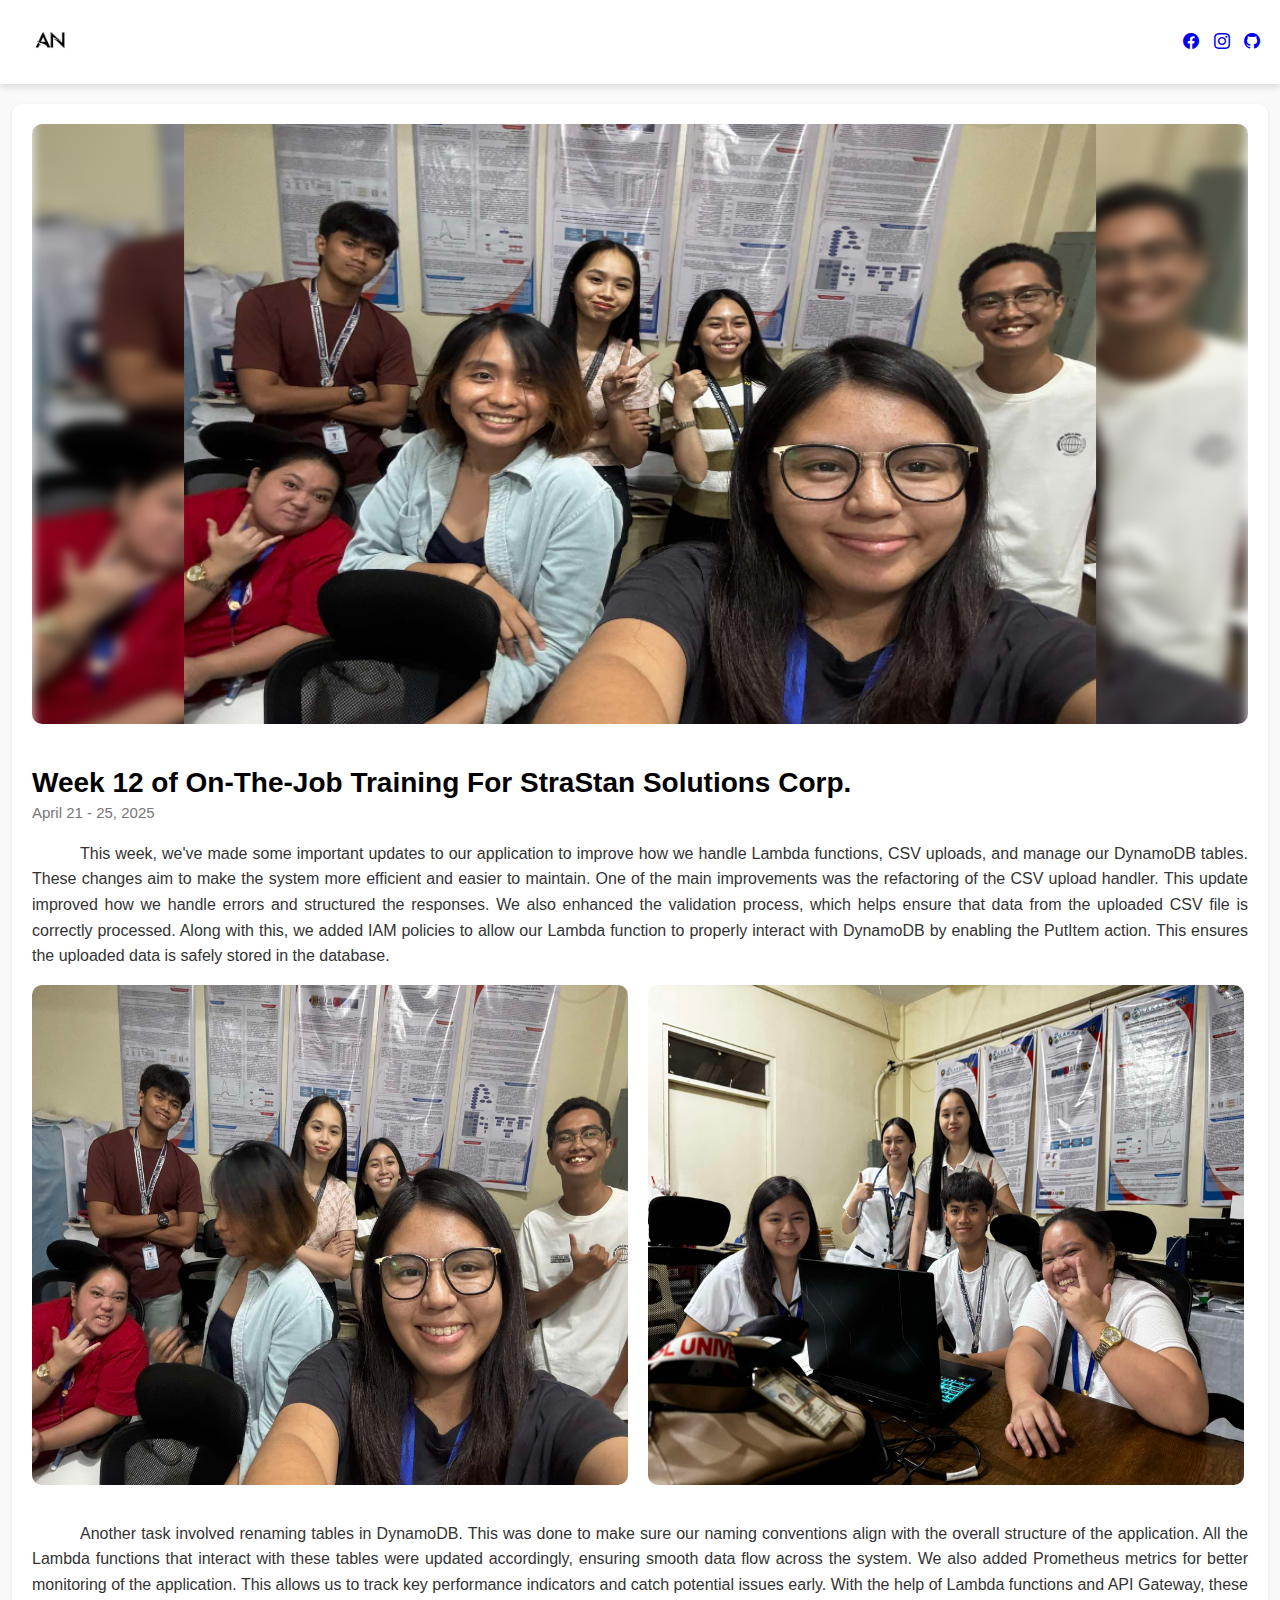
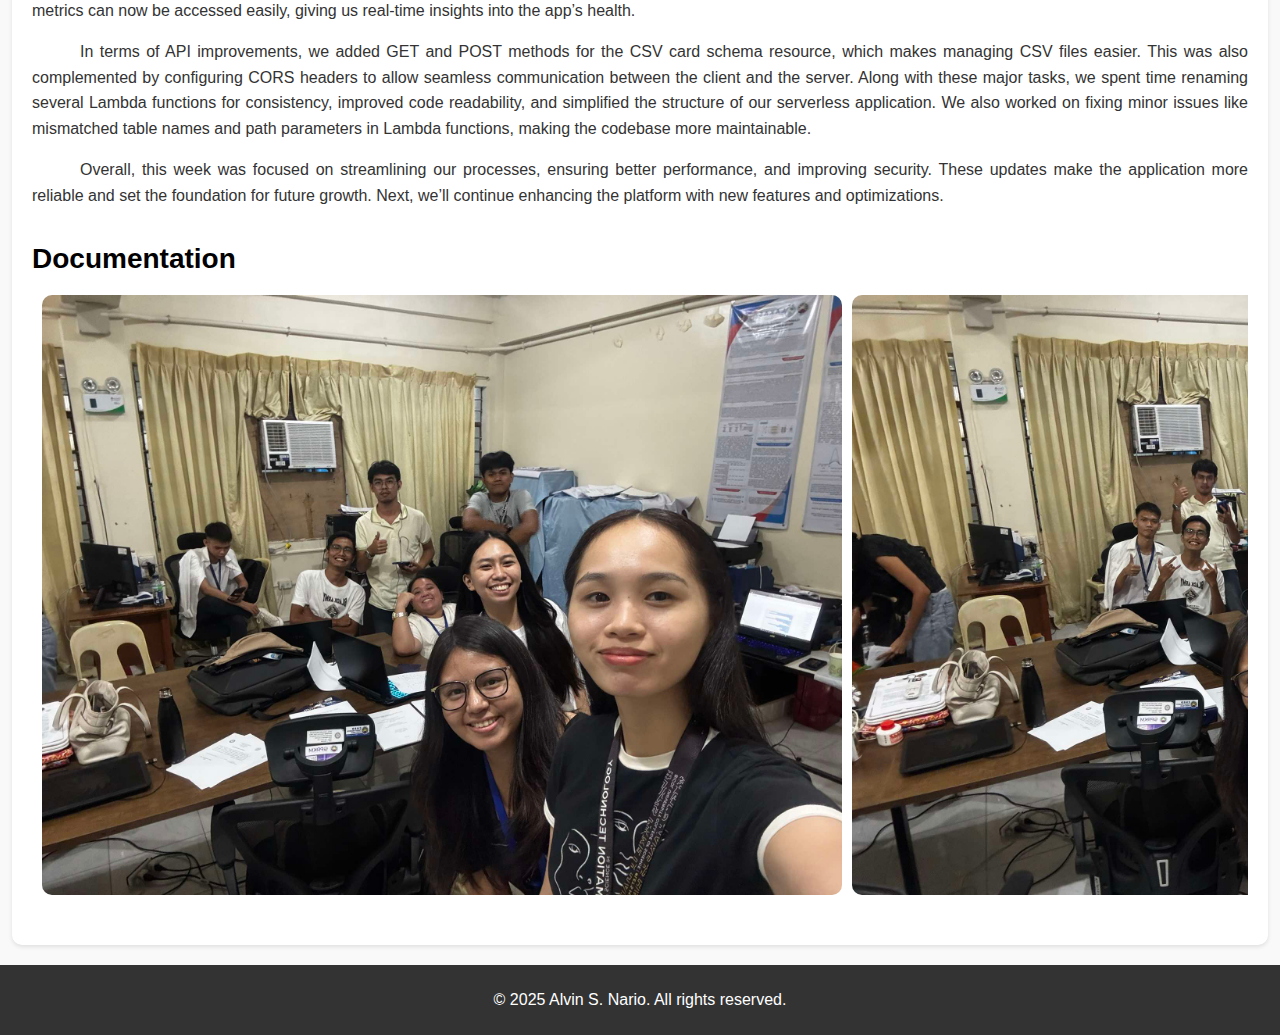
<file: w12-blog.html>
<!DOCTYPE html>
<html lang="en">
<head>
    <meta charset="UTF-8">
    <meta name="viewport" content="width=device-width, initial-scale=1.0">
    <meta property="og:title" content="Week 12 - Blog | On-The-Job Training at StraStan Solutions Corp." />
    <meta property="og:description" content="A detailed breakdown of our ninth week at StraStan Solutions Corp, focusing on AWS and more." />
    <meta property="og:image" content="https://alvinnario.github.io/Weekly-Blog/images/week12/490991497_659259170357088_7902294454315809513_n.jpg" />
    <meta property="og:url" content="https://alvinnario.github.io/Weekly-Blog/w12-blog.html" />
    <meta property="og:type" content="article" />
    <meta property="og:site_name" content="StraStan Solutions Blog" />
    <title>Week 12 - Blog</title>
    <link rel="stylesheet" href="https://cdn.jsdelivr.net/npm/bootstrap-icons@1.11.3/font/bootstrap-icons.min.css">
    <link rel="stylesheet" href="css/blog-style.css">
    <link rel="icon" type="image/png" href="./images/week12/490991497_659259170357088_7902294454315809513_n.jpg">
</head>
<body>
    <header>
        <nav>
            <div class="logo">
                <a href="index.html"><img src="./images/logo.png" alt="Logo"></a>
            </div>
            <div class="social-icons">
                <a href="https://www.facebook.com/share/1ADwrkwxTV/?mibextid=wwXIfr"><i class="bi bi-facebook"></i></a>
                <a href="https://www.instagram.com/alv.nnnnnn?igsh=MXJ1aWlzMTN2ejhzNw%3D%3D&utm_source=qr"><i class="bi bi-instagram"></i></a>
                <a href="https://github.com/AlvinNario"><i class="bi bi-github"></i></a>
            </div>
        </nav>
    </header>

    <div class="blog-detail">
        <img src="./images/week12/MAIN_IMAGE.png" alt="Blog Cover">
        <h1>Week 12 of On-The-Job Training For StraStan Solutions Corp.</h1>
        <p class="date">April 21 - 25, 2025</p>
        <section class="content">
            <p>
                &emsp;&emsp;&emsp;This week, we've made some important updates to our application to improve how we handle Lambda functions, CSV uploads, and manage our DynamoDB tables. These changes aim to make the system more efficient and easier to maintain. One of the main improvements was the refactoring of the CSV upload handler. This update improved how we handle errors and structured the responses. We also enhanced the validation process, which helps ensure that data from the uploaded CSV file is correctly processed. Along with this, we added IAM policies to allow our Lambda function to properly interact with DynamoDB by enabling the PutItem action. This ensures the uploaded data is safely stored in the database.
            </p>
            <div class="documentation">
                <img src="./images/week12/491009119_1217232256586603_2994518458551620524_n.jpg" alt="">
                <img src="./images/week12/491858673_2172752926496892_7128609582719480862_n.jpg" alt="">
            </div>
            <p>
                &emsp;&emsp;&emsp;Another task involved renaming tables in DynamoDB. This was done to make sure our naming conventions align with the overall structure of the application. All the Lambda functions that interact with these tables were updated accordingly, ensuring smooth data flow across the system.

                We also added Prometheus metrics for better monitoring of the application. This allows us to track key performance indicators and catch potential issues early. With the help of Lambda functions and API Gateway, these metrics can now be accessed easily, giving us real-time insights into the app’s health.
            </p>
            <p>
                &emsp;&emsp;&emsp;In terms of API improvements, we added GET and POST methods for the CSV card schema resource, which makes managing CSV files easier. This was also complemented by configuring CORS headers to allow seamless communication between the client and the server.

                Along with these major tasks, we spent time renaming several Lambda functions for consistency, improved code readability, and simplified the structure of our serverless application. We also worked on fixing minor issues like mismatched table names and path parameters in Lambda functions, making the codebase more maintainable.
            
            <p>
                &emsp;&emsp;&emsp;Overall, this week was focused on streamlining our processes, ensuring better performance, and improving security. These updates make the application more reliable and set the foundation for future growth. Next, we’ll continue enhancing the platform with new features and optimizations.
            </p>
        </section>

        <div class="slideshow-container">
            <h1>Documentation</h1>
            <div class="slides">
                <img class="slide" src="./images/week12/490980697_656723440458825_4132004709209748415_n.jpg" alt="Slide 1">
                <img class="slide" src="./images/week12/490983078_1973102039890120_9080404871995052129_n.jpg" alt="Slide 2">
                <img class="slide" src="./images/week12/490991497_659259170357088_7902294454315809513_n.jpg" alt="Slide 3">
                <img class="slide" src="./images/week12/491000684_10030146927030412_5616991230970718888_n.jpg" alt="Slide 4">
                <img class="slide" src="./images/week12/491001485_3189625414511987_3661938797812122810_n.jpg" alt="Slide 5">
                <img class="slide" src="./images/week12/491009119_1217232256586603_2994518458551620524_n.jpg" alt="Slide 6">
                <img class="slide" src="./images/week12/491009176_1182910393583258_6527380567006603714_n.jpg" alt="Slide 7">
                <img class="slide" src="./images/week12/491680119_3975101489372376_2723830399308969697_n.jpg" alt="Slide 8">
                <img class="slide" src="./images/week12/491858673_2172752926496892_7128609582719480862_n.jpg" alt="Slide 9">
                <img class="slide" src="./images/week12/491961917_983862567196193_8512419770818564858_n.jpg" alt="Slide 10">
                <img class="slide" src="./images/week12/491979058_1424310685402286_8861608917663601633_n.jpg" alt="Slide 11">
                <img class="slide" src="./images/week12/494325516_1214406306982676_4292187638852673785_n.jpg" alt="Slide 12">
            </div>
        </div>
    </div>

    <!-- Footer Section -->
    <footer class="footer">
        <p>&copy; 2025 Alvin S. Nario. All rights reserved.</p>
    </footer>

    <script>
        const slider = document.querySelector('.slides');
        let isDown = false;
        let startX;
        let scrollLeft;

        slider.addEventListener('mousedown', (e) => {
            isDown = true;
            slider.classList.add('active');
            startX = e.pageX - slider.offsetLeft;
            scrollLeft = slider.scrollLeft;
        });

        slider.addEventListener('mouseleave', () => {
            isDown = false;
            slider.classList.remove('active');
        });

        slider.addEventListener('mouseup', () => {
            isDown = false;
            slider.classList.remove('active');
        });

        slider.addEventListener('mousemove', (e) => {
            if (!isDown) return;
            e.preventDefault();
            const x = e.pageX - slider.offsetLeft;
            const walk = (x - startX) * 2; // Scroll speed
            slider.scrollLeft = scrollLeft - walk;
        });
    </script>
</body>
</html>
</file>
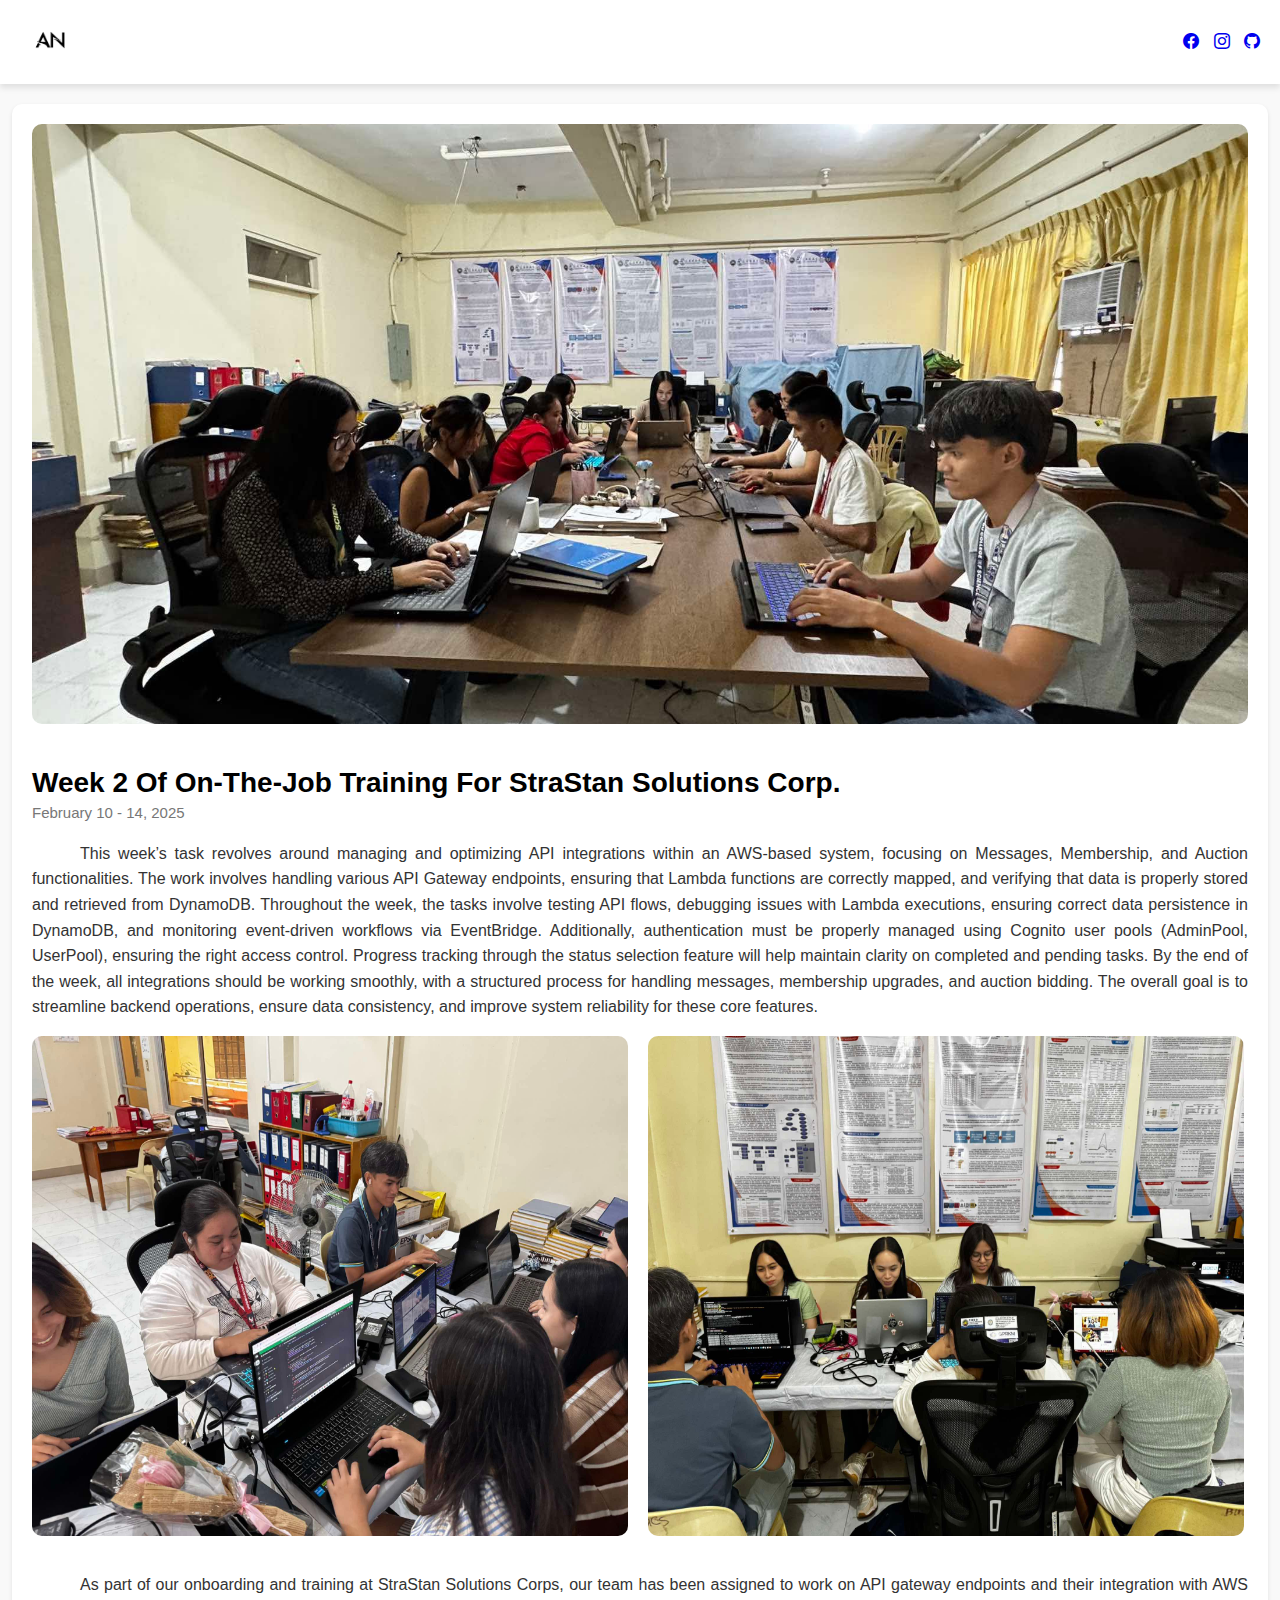
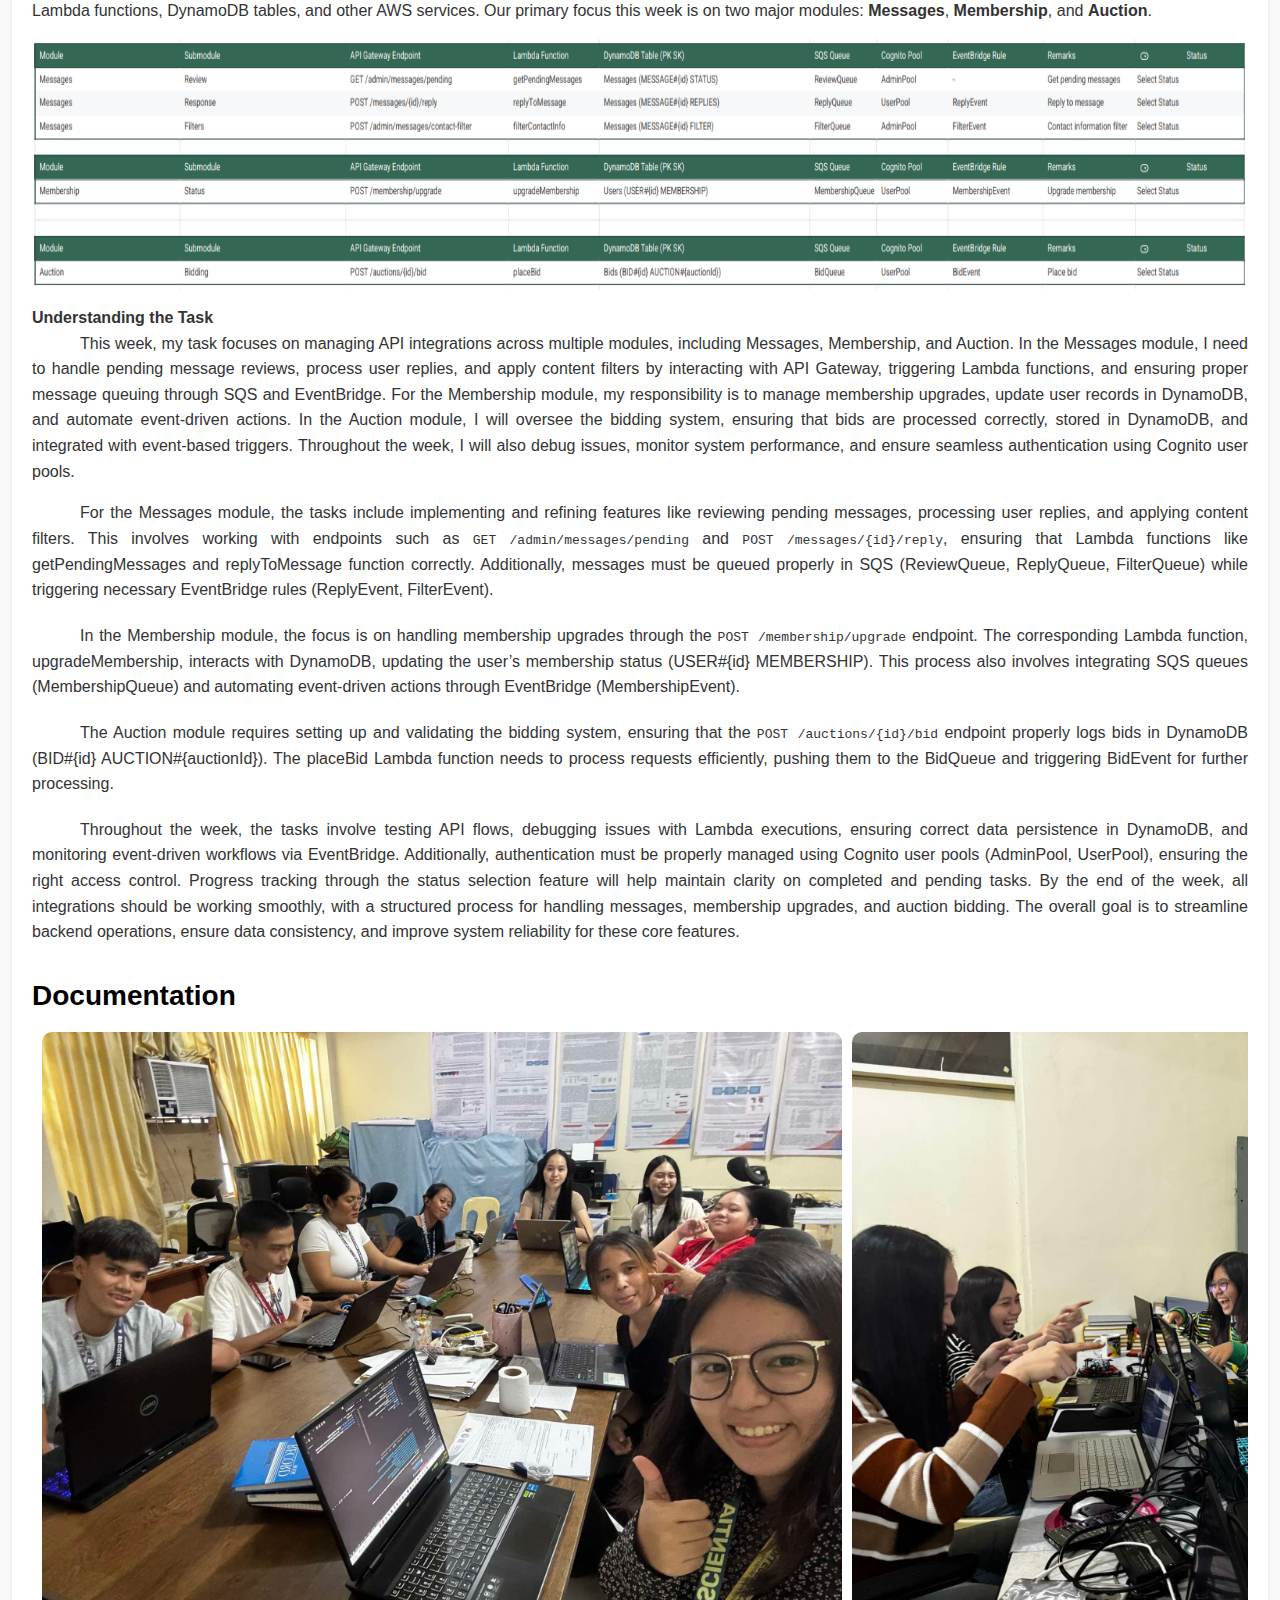
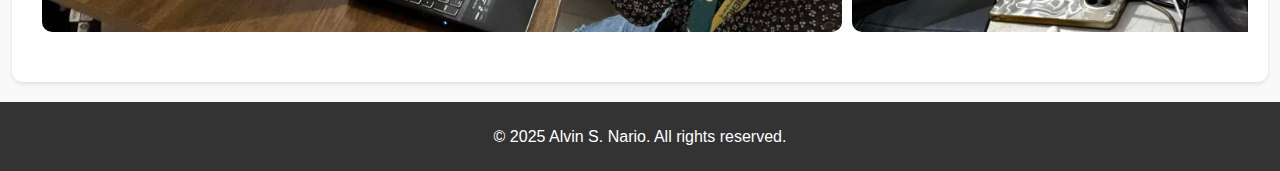
<file: w2-blog.html>
<!DOCTYPE html>
<html lang="en">
<head>
    <meta charset="UTF-8">
    <meta name="viewport" content="width=device-width, initial-scale=1.0">
    <meta property="og:title" content="Week 2 - Blog | On-The-Job Training at StraStan Solutions Corp." />
    <meta property="og:description" content="A detailed breakdown of our second week at StraStan Solutions Corp, focusing on AWS-CDK, API Gateway, and more." />
    <meta property="og:image" content="https://alvinnario.github.io/Weekly-Blog/images/week2/IMG_0605.JPG" />
    <meta property="og:url" content="https://alvinnario.github.io/Weekly-Blog/w2-blog.html" />
    <meta property="og:type" content="article" />
    <meta property="og:site_name" content="StraStan Solutions Blog" />
    <title>Week 2 - Blog</title>
    <link rel="stylesheet" href="https://cdn.jsdelivr.net/npm/bootstrap-icons@1.11.3/font/bootstrap-icons.min.css">
    <link rel="stylesheet" href="css/blog-style.css">
    <link rel="icon" type="image/png" href="./images/week2/IMG_0605.JPG">
</head>
<body>
    <header>
        <nav>
            <div class="logo">
                <a href="index.html"><img src="./images/logo.png" alt="Logo"></a>
            </div>
            <div class="social-icons">
                <a href="https://www.facebook.com/share/1ADwrkwxTV/?mibextid=wwXIfr"><i class="bi bi-facebook"></i></a>
                <a href="https://www.instagram.com/alv.nnnnnn?igsh=MXJ1aWlzMTN2ejhzNw%3D%3D&utm_source=qr"><i class="bi bi-instagram"></i></a>
                <a href="https://github.com/AlvinNario"><i class="bi bi-github"></i></a>
            </div>
        </nav>
    </header>
    
        <div class="blog-detail">
            <img src="./images/week2/IMG_0606.JPG" alt="Blog Cover" style="object-fit: cover;">
            <h1>Week 2 Of On-The-Job Training For StraStan Solutions Corp.</h1>
            <p class="date">February 10 - 14, 2025</p>
            <section class="content">
                <p>&emsp;&emsp;&emsp;This week’s task revolves around managing and optimizing API integrations within an AWS-based system, focusing on Messages, Membership, and Auction functionalities. The work involves handling various API Gateway endpoints, ensuring that Lambda functions are correctly mapped, and verifying that data is properly stored and retrieved from DynamoDB.    
                    Throughout the week, the tasks involve testing API flows, debugging issues with Lambda executions, ensuring correct data persistence in DynamoDB, and monitoring event-driven workflows via EventBridge. Additionally, authentication must be properly managed using Cognito user pools (AdminPool, UserPool), ensuring the right access control. Progress tracking through the status selection feature will help maintain clarity on completed and pending tasks.
                    
                    By the end of the week, all integrations should be working smoothly, with a structured process for handling messages, membership upgrades, and auction bidding. The overall goal is to streamline backend operations, ensure data consistency, and improve system reliability for these core features.</p>
                    <div class="documentation">
                    <img src="./images/week2/IMG_0638.JPG" alt="">
                    <img src="./images/week2/IMG_0639.JPG" alt="">
                    </div>
                    <p>
                        &emsp;&emsp;&emsp;As part of our onboarding and training at StraStan Solutions Corps, our team has been assigned to work on API gateway endpoints and their integration with AWS Lambda functions, DynamoDB tables, and other AWS services. Our primary focus this week is on two major modules: <strong>Messages</strong>, <strong>Membership</strong>, and <strong>Auction</strong>. 
                    </p>
                
                    <!-- Image Section -->
                        <img src="./images/week2/task.png" alt="API Gateway and Lambda Integration Overview" class="task" style="width: 100%; display: block; margin: 0 auto; object-fit: content; height: 250px;">
                
                        <p>
                            <strong>Understanding the Task</strong><br>
                            &emsp;&emsp;&emsp;This week, my task focuses on managing API integrations across multiple modules, including Messages, Membership, and Auction. In the Messages module, I need to handle pending message reviews, process user replies, and apply content filters by interacting with API Gateway, triggering Lambda functions, and ensuring proper message queuing through SQS and EventBridge. For the Membership module, my responsibility is to manage membership upgrades, update user records in DynamoDB, and automate event-driven actions. In the Auction module, I will oversee the bidding system, ensuring that bids are processed correctly, stored in DynamoDB, and integrated with event-based triggers. Throughout the week, I will also debug issues, monitor system performance, and ensure seamless authentication using Cognito user pools.
                        </p>                        
                
                    <p>
                        <div class="module-container">
                            <p>&emsp;&emsp;&emsp;For the Messages module, the tasks include implementing and refining features like reviewing pending messages, processing user replies, and applying content filters. This involves working with endpoints such as <code>GET</code> <code>/admin/messages/pending</code> and <code>POST</code> <code>/messages/{id}/reply</code>, ensuring that Lambda functions like getPendingMessages and replyToMessage function correctly. Additionally, messages must be queued properly in SQS (ReviewQueue, ReplyQueue, FilterQueue) while triggering necessary EventBridge rules (ReplyEvent, FilterEvent).</p>
                        </div>

                        <div class="module-container">
                            <p>&emsp;&emsp;&emsp;In the Membership module, the focus is on handling membership upgrades through the <code>POST /membership/upgrade</code> endpoint. The corresponding Lambda function, upgradeMembership, interacts with DynamoDB, updating the user’s membership status (USER#{id} MEMBERSHIP). This process also involves integrating SQS queues (MembershipQueue) and automating event-driven actions through EventBridge (MembershipEvent).</p>
                        </div>
                    
                        <div class="module-container">
                            <p>
                                &emsp;&emsp;&emsp;The Auction module requires setting up and validating the bidding system, ensuring that the <code>POST /auctions/{id}/bid</code> endpoint properly logs bids in DynamoDB (BID#{id} AUCTION#{auctionId}). The placeBid Lambda function needs to process requests efficiently, pushing them to the BidQueue and triggering BidEvent for further processing.
                            </p>
                        </div>
                    <p>
                        &emsp;&emsp;&emsp;Throughout the week, the tasks involve testing API flows, debugging issues with Lambda executions, ensuring correct data persistence in DynamoDB, and monitoring event-driven workflows via EventBridge. Additionally, authentication must be properly managed using Cognito user pools (AdminPool, UserPool), ensuring the right access control. Progress tracking through the status selection feature will help maintain clarity on completed and pending tasks.

By the end of the week, all integrations should be working smoothly, with a structured process for handling messages, membership upgrades, and auction bidding. The overall goal is to streamline backend operations, ensure data consistency, and improve system reliability for these core features.</p>
            </section>

        <div class="slideshow-container">
            <h1>Documentation</h1>
            <div class="slides">
                <img class="slide" src="./images/week2/IMG_0608.JPG" alt="Slide 1">
                <img class="slide" src="./images/week2/IMG_0613.JPG" alt="Slide 2">
                <img class="slide" src ="./images/week2/IMG_0619.JPG" alt="Slide 3">
                <img class="slide" src="./images/week2/IMG_0621.JPG" alt="Slide 4">
                <img class="slide" src="./images/week2/IMG_0625.JPG" alt="Slide 5">
                <img class="slide" src="./images/week2/IMG_0639.JPG" alt="Slide 6">
                <img class="slide" src="./images/week2/IMG_0640.JPG" alt="Slide 7">
                <img class="slide" src="./images/week2/IMG_0670.JPG" alt="Slide 8">
            </div>
        </div>

    </div>
    <!-- Footer Section -->
    <footer class="footer">
        <p>&copy; 2025 Alvin S. Nario. All rights reserved.</p>
    </footer>
</body>

<script>
    const slider = document.querySelector('.slides');
    let isDown = false;
    let startX;
    let scrollLeft;
  
    slider.addEventListener('mousedown', (e) => {
      isDown = true;
      slider.classList.add('active');
      startX = e.pageX - slider.offsetLeft;
      scrollLeft = slider.scrollLeft;
    });
  
    slider.addEventListener('mouseleave', () => {
      isDown = false;
      slider.classList.remove('active');
    });
  
    slider.addEventListener('mouseup', () => {
      isDown = false;
      slider.classList.remove('active');
    });
  
    slider.addEventListener('mousemove', (e) => {
      if (!isDown) return;
      e.preventDefault();
      const x = e.pageX - slider.offsetLeft;
      const walk = (x - startX) * 2; // Scroll speed
      slider.scrollLeft = scrollLeft - walk;
    });
  </script>  

</html>
</file>
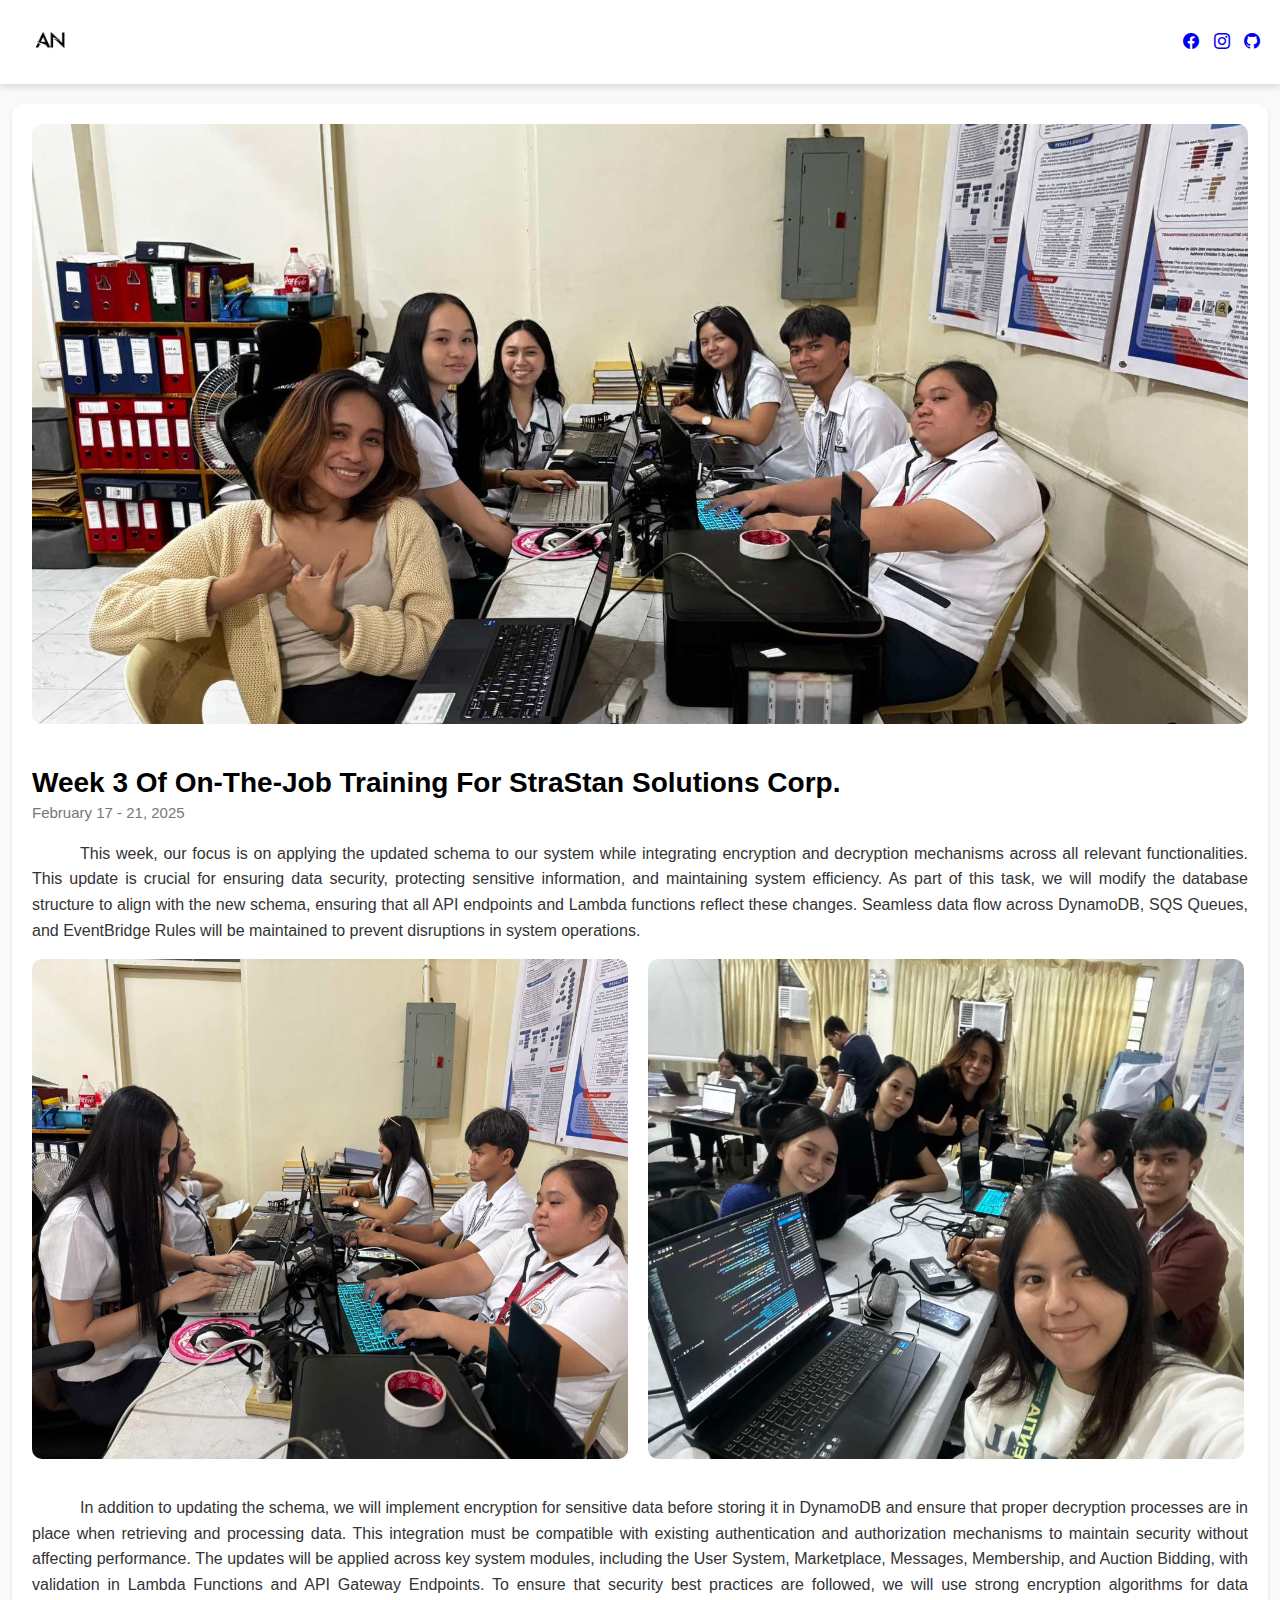
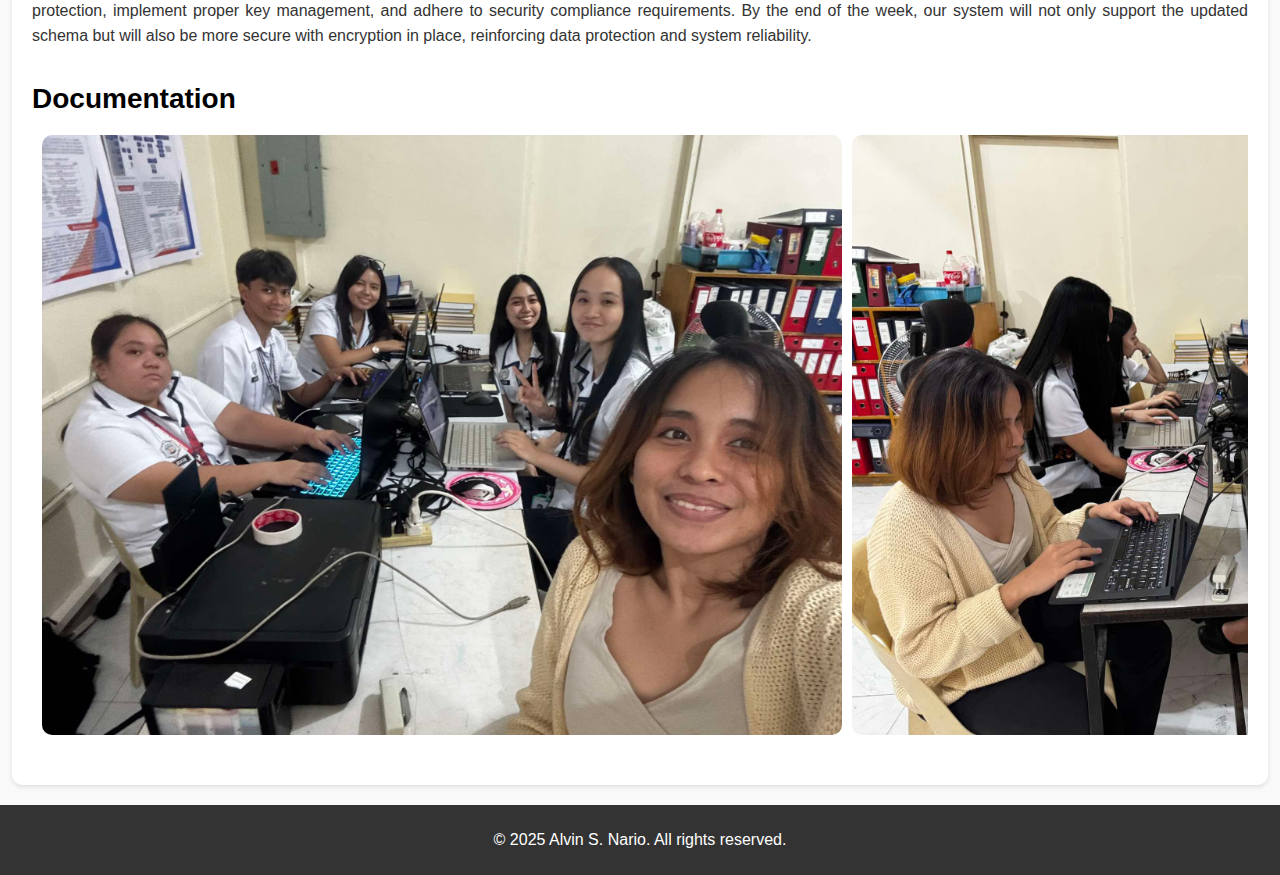
<file: w3-blog.html>
<!DOCTYPE html>
<html lang="en">
<head>
    <meta charset="UTF-8">
    <meta name="viewport" content="width=device-width, initial-scale=1.0">
    <meta property="og:title" content="Week 3 - Blog | On-The-Job Training at StraStan Solutions Corp." />
    <meta property="og:description" content="A detailed breakdown of our third week at StraStan Solutions Corp, focusing on AWS-CDK, API Gateway, and more." />
    <meta property="og:image" content="https://alvinnario.github.io/Weekly-Blog/images/week2/IMG_0605.JPG" />
    <meta property="og:url" content="https://alvinnario.github.io/Weekly-Blog/w3-blog.html" />
    <meta property="og:type" content="article" />
    <meta property="og:site_name" content="StraStan Solutions Blog" />
    <title>Week 3 - Blog</title>
    <link rel="stylesheet" href="https://cdn.jsdelivr.net/npm/bootstrap-icons@1.11.3/font/bootstrap-icons.min.css">
    <link rel="stylesheet" href="css/blog-style.css">
    <link rel="icon" type="image/png" href="./images/week3/IMG_0731.JPG">
</head>
<body>
    <header>
        <nav>
            <div class="logo">
                <a href="index.html"><img src="./images/logo.png" alt="Logo"></a>
            </div>
            <div class="social-icons">
                <a href="https://www.facebook.com/share/1ADwrkwxTV/?mibextid=wwXIfr"><i class="bi bi-facebook"></i></a>
                <a href="https://www.instagram.com/alv.nnnnnn?igsh=MXJ1aWlzMTN2ejhzNw%3D%3D&utm_source=qr"><i class="bi bi-instagram"></i></a>
                <a href="https://github.com/AlvinNario"><i class="bi bi-github"></i></a>
            </div>
        </nav>
    </header>
    
        <div class="blog-detail">
            <img src="./images/week3/IMG_0731.JPG" alt="Blog Cover" style="object-fit: cover;">
            <h1>Week 3 Of On-The-Job Training For StraStan Solutions Corp.</h1>
            <p class="date">February 17 - 21, 2025</p>
            <section class="content">
                <p>&emsp;&emsp;&emsp;This week, our focus is on applying the updated schema to our system while integrating encryption and decryption mechanisms across all relevant functionalities. This update is crucial for ensuring data security, protecting sensitive information, and maintaining system efficiency. As part of this task, we will modify the database structure to align with the new schema, ensuring that all API endpoints and Lambda functions reflect these changes. Seamless data flow across DynamoDB, SQS Queues, and EventBridge Rules will be maintained to prevent disruptions in system operations.</p>
                    <div class="documentation">
                    <img src="./images/week3/IMG_0720.JPG" alt="">
                    <img src="./images/week3/IMG_0736.JPG" alt="">
                    </div>
                    <p>
                        &emsp;&emsp;&emsp;In addition to updating the schema, we will implement encryption for sensitive data before storing it in DynamoDB and ensure that proper decryption processes are in place when retrieving and processing data. This integration must be compatible with existing authentication and authorization mechanisms to maintain security without affecting performance. The updates will be applied across key system modules, including the User System, Marketplace, Messages, Membership, and Auction Bidding, with validation in Lambda Functions and API Gateway Endpoints.

To ensure that security best practices are followed, we will use strong encryption algorithms for data protection, implement proper key management, and adhere to security compliance requirements. By the end of the week, our system will not only support the updated schema but will also be more secure with encryption in place, reinforcing data protection and system reliability. 
                    </p>
                    
            </section>

        <div class="slideshow-container">
            <h1>Documentation</h1>
            <div class="slides">
                <img class="slide" src="./images/week3/IMG_0723.JPG" alt="Slide 1">
                <img class="slide" src="./images/week3/IMG_0725.JPG" alt="Slide 2">
                <img class="slide" src ="./images/week3/IMG_0732.JPG" alt="Slide 3">
                <img class="slide" src="./images/week3/IMG_0734.JPG" alt="Slide 4">
                <img class="slide" src="./images/week3/IMG_0738.JPG" alt="Slide 5">
                <img class="slide" src="./images/week3/IMG_0742.JPG" alt="Slide 6">
                <img class="slide" src="./images/week3/IMG_0710.jpg" alt="Slide 7">
                <img class="slide" src="./images/week3/IMG_0712.jpg" alt="Slide 8">
            </div>
        </div>

    </div>
    <!-- Footer Section -->
    <footer class="footer">
        <p>&copy; 2025 Alvin S. Nario. All rights reserved.</p>
    </footer>
</body>

<script>
    const slider = document.querySelector('.slides');
    let isDown = false;
    let startX;
    let scrollLeft;
  
    slider.addEventListener('mousedown', (e) => {
      isDown = true;
      slider.classList.add('active');
      startX = e.pageX - slider.offsetLeft;
      scrollLeft = slider.scrollLeft;
    });
  
    slider.addEventListener('mouseleave', () => {
      isDown = false;
      slider.classList.remove('active');
    });
  
    slider.addEventListener('mouseup', () => {
      isDown = false;
      slider.classList.remove('active');
    });
  
    slider.addEventListener('mousemove', (e) => {
      if (!isDown) return;
      e.preventDefault();
      const x = e.pageX - slider.offsetLeft;
      const walk = (x - startX) * 2; // Scroll speed
      slider.scrollLeft = scrollLeft - walk;
    });
  </script>  

</html>
</file>
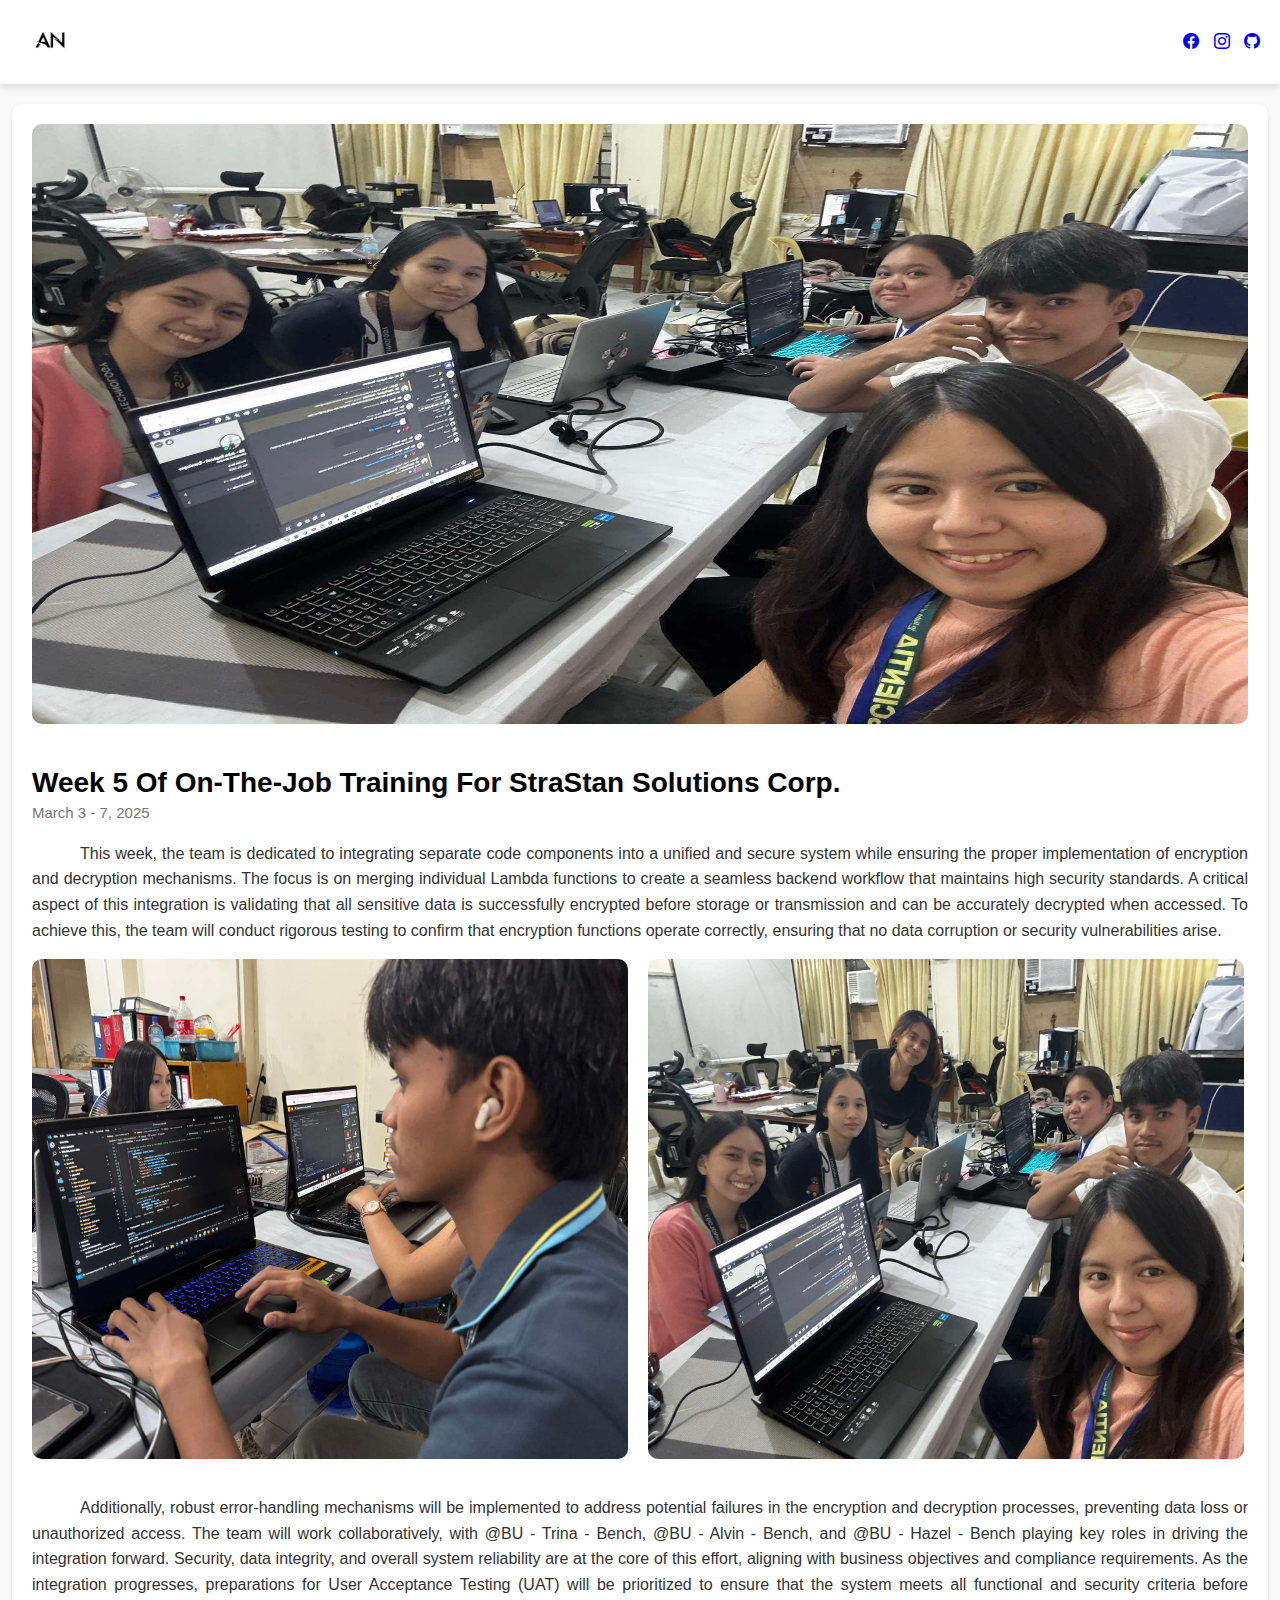
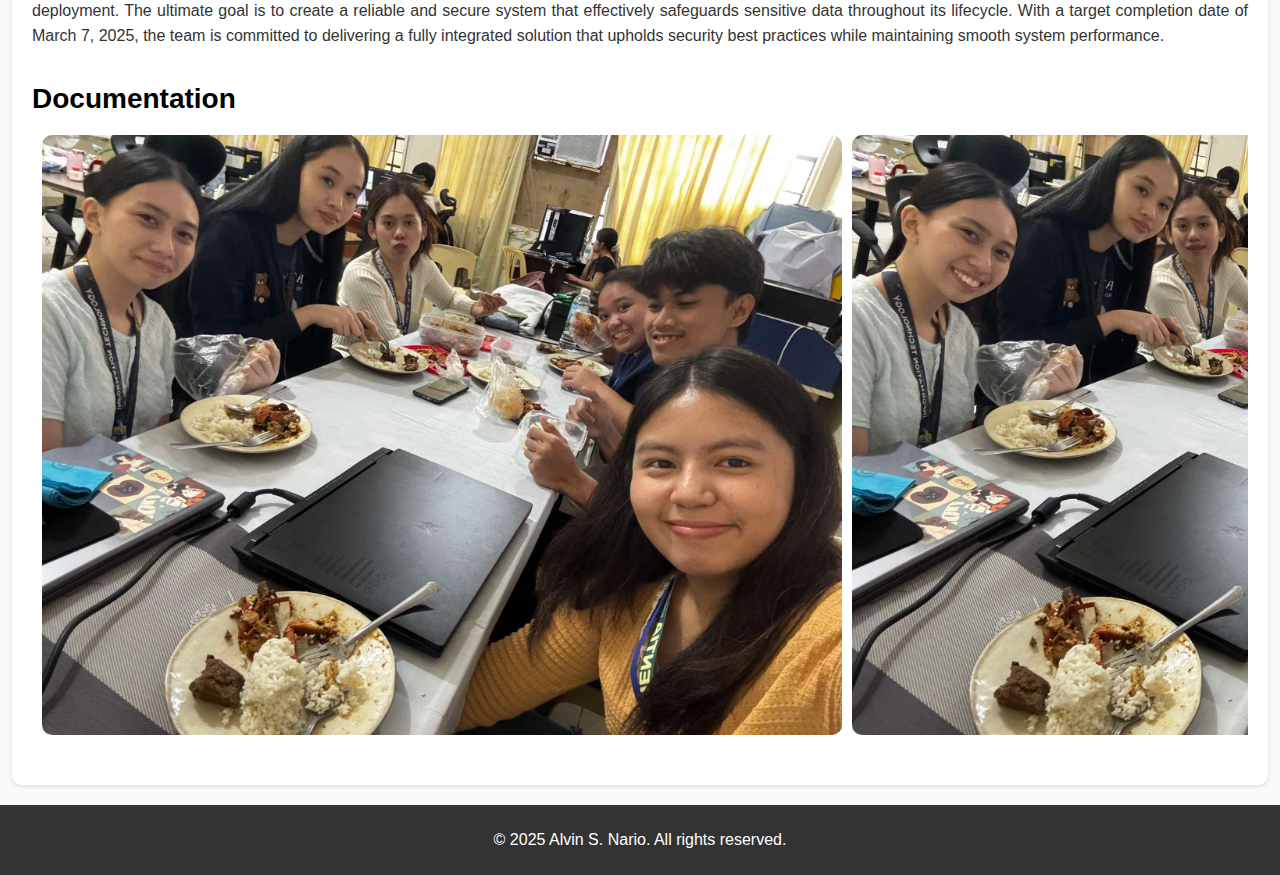
<file: w5-blog.html>
<!DOCTYPE html>
<html lang="en">
<head>
    <meta charset="UTF-8">
    <meta name="viewport" content="width=device-width, initial-scale=1.0">
    <meta property="og:title" content="Week 5 - Blog | On-The-Job Training at StraStan Solutions Corp." />
    <meta property="og:description" content="A detailed breakdown of our third week at StraStan Solutions Corp, focusing on AWS-CDK, API Gateway, and more." />
    <meta property="og:image" content="https://alvinnario.github.io/Weekly-Blog/images/week2/IMG_0605.JPG" />
    <meta property="og:url" content="https://alvinnario.github.io/Weekly-Blog/w5-blog.html" />
    <meta property="og:type" content="article" />
    <meta property="og:site_name" content="StraStan Solutions Blog" />
    <title>Week 5 - Blog</title>
    <link rel="stylesheet" href="https://cdn.jsdelivr.net/npm/bootstrap-icons@1.11.3/font/bootstrap-icons.min.css">
    <link rel="stylesheet" href="css/blog-style.css">
    <link rel="icon" type="image/png" href="./images/week5/IMG_0954.JPG">
</head>
<body>
    <header>
        <nav>
            <div class="logo">
                <a href="index.html"><img src="./images/logo.png" alt="Logo"></a>
            </div>
            <div class="social-icons">
                <a href="https://www.facebook.com/share/1ADwrkwxTV/?mibextid=wwXIfr"><i class="bi bi-facebook"></i></a>
                <a href="https://www.instagram.com/alv.nnnnnn?igsh=MXJ1aWlzMTN2ejhzNw%3D%3D&utm_source=qr"><i class="bi bi-instagram"></i></a>
                <a href="https://github.com/AlvinNario"><i class="bi bi-github"></i></a>
            </div>
        </nav>
    </header>
    
        <div class="blog-detail">
            <img src="./images/week5/IMG_0960.JPG" alt="Blog Cover">
            <h1>Week 5 Of On-The-Job Training For StraStan Solutions Corp.</h1>
            <p class="date">March 3 - 7, 2025</p>
            <section class="content">
                <p>&emsp;&emsp;&emsp;This week, the team is dedicated to integrating separate code components into a unified and secure system while ensuring the proper implementation of encryption and decryption mechanisms. The focus is on merging individual Lambda functions to create a seamless backend workflow that maintains high security standards. A critical aspect of this integration is validating that all sensitive data is successfully encrypted before storage or transmission and can be accurately decrypted when accessed. To achieve this, the team will conduct rigorous testing to confirm that encryption functions operate correctly, ensuring that no data corruption or security vulnerabilities arise.</p>
                    <div class="documentation">
                    <img src="./images/week5/IMG_0954.JPG" alt="">
                    <img src="./images/week5/IMG_0961.JPG" alt="">
                    </div>
                    <p>
                        &emsp;&emsp;&emsp;Additionally, robust error-handling mechanisms will be implemented to address potential failures in the encryption and decryption processes, preventing data loss or unauthorized access. The team will work collaboratively, with @BU - Trina - Bench, @BU - Alvin - Bench, and @BU - Hazel - Bench playing key roles in driving the integration forward. Security, data integrity, and overall system reliability are at the core of this effort, aligning with business objectives and compliance requirements.

As the integration progresses, preparations for User Acceptance Testing (UAT) will be prioritized to ensure that the system meets all functional and security criteria before deployment. The ultimate goal is to create a reliable and secure system that effectively safeguards sensitive data throughout its lifecycle. With a target completion date of March 7, 2025, the team is committed to delivering a fully integrated solution that upholds security best practices while maintaining smooth system performance.</p>
                    
            </section>

        <div class="slideshow-container">
            <h1>Documentation</h1>
            <div class="slides">
                <img class="slide" src="./images/week5/IMG_0951.JPG" alt="Slide 1">
                <img class="slide" src="./images/week5/IMG_0952.JPG" alt="Slide 2">
                <img class="slide" src ="./images/week5/IMG_0953.JPG" alt="Slide 3">
                <img class="slide" src="./images/week5/IMG_0954.JPG" alt="Slide 4">
                <img class="slide" src="./images/week5/IMG_0961.JPG" alt="Slide 5">
                <img class="slide" src="./images/week5/IMG_0958.JPG" alt="Slide 6">
                <img class="slide" src="./images/week5/IMG_0959.JPG" alt="Slide 7">
                <img class="slide" src="./images/week5/IMG_0960.JPG" alt="Slide 8">
            </div>
        </div>

    </div>
    <!-- Footer Section -->
    <footer class="footer">
        <p>&copy; 2025 Alvin S. Nario. All rights reserved.</p>
    </footer>
</body>

<script>
    const slider = document.querySelector('.slides');
    let isDown = false;
    let startX;
    let scrollLeft;
  
    slider.addEventListener('mousedown', (e) => {
      isDown = true;
      slider.classList.add('active');
      startX = e.pageX - slider.offsetLeft;
      scrollLeft = slider.scrollLeft;
    });
  
    slider.addEventListener('mouseleave', () => {
      isDown = false;
      slider.classList.remove('active');
    });
  
    slider.addEventListener('mouseup', () => {
      isDown = false;
      slider.classList.remove('active');
    });
  
    slider.addEventListener('mousemove', (e) => {
      if (!isDown) return;
      e.preventDefault();
      const x = e.pageX - slider.offsetLeft;
      const walk = (x - startX) * 2; // Scroll speed
      slider.scrollLeft = scrollLeft - walk;
    });
  </script>  

</html>
</file>
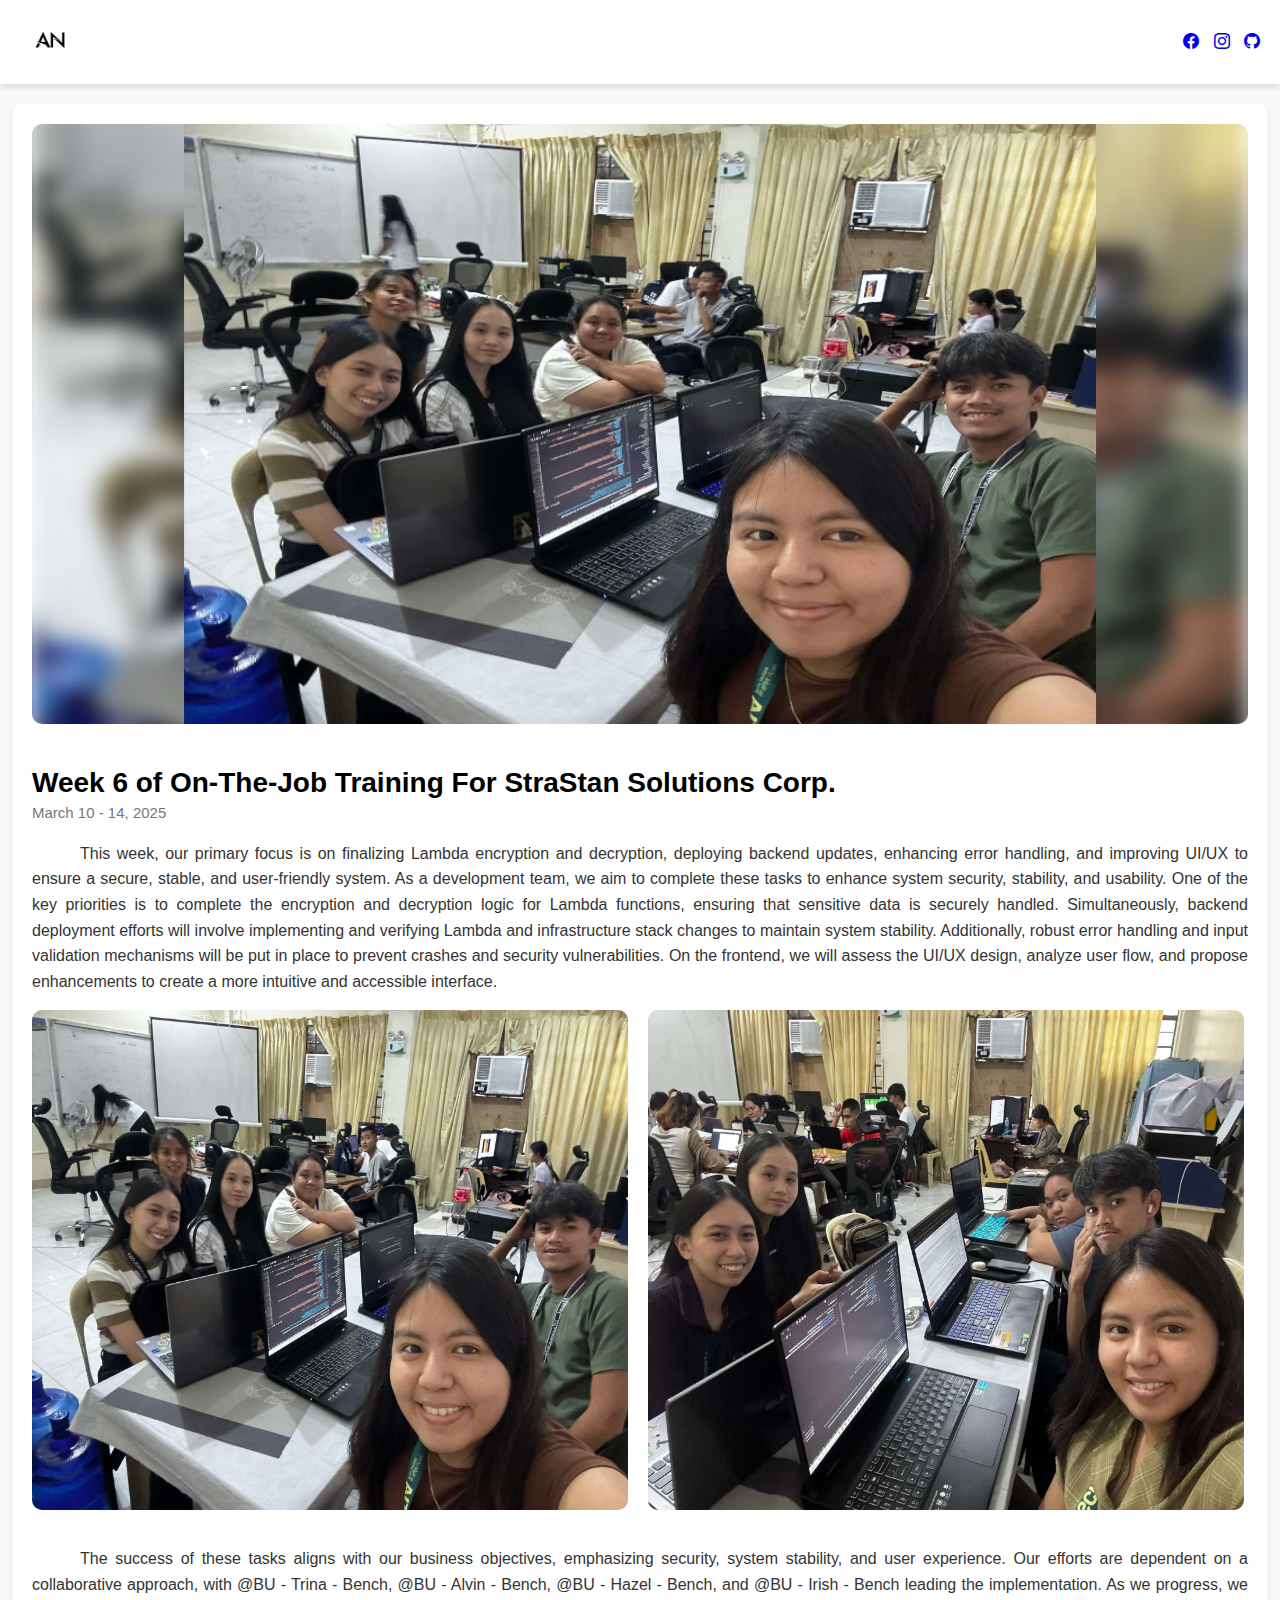
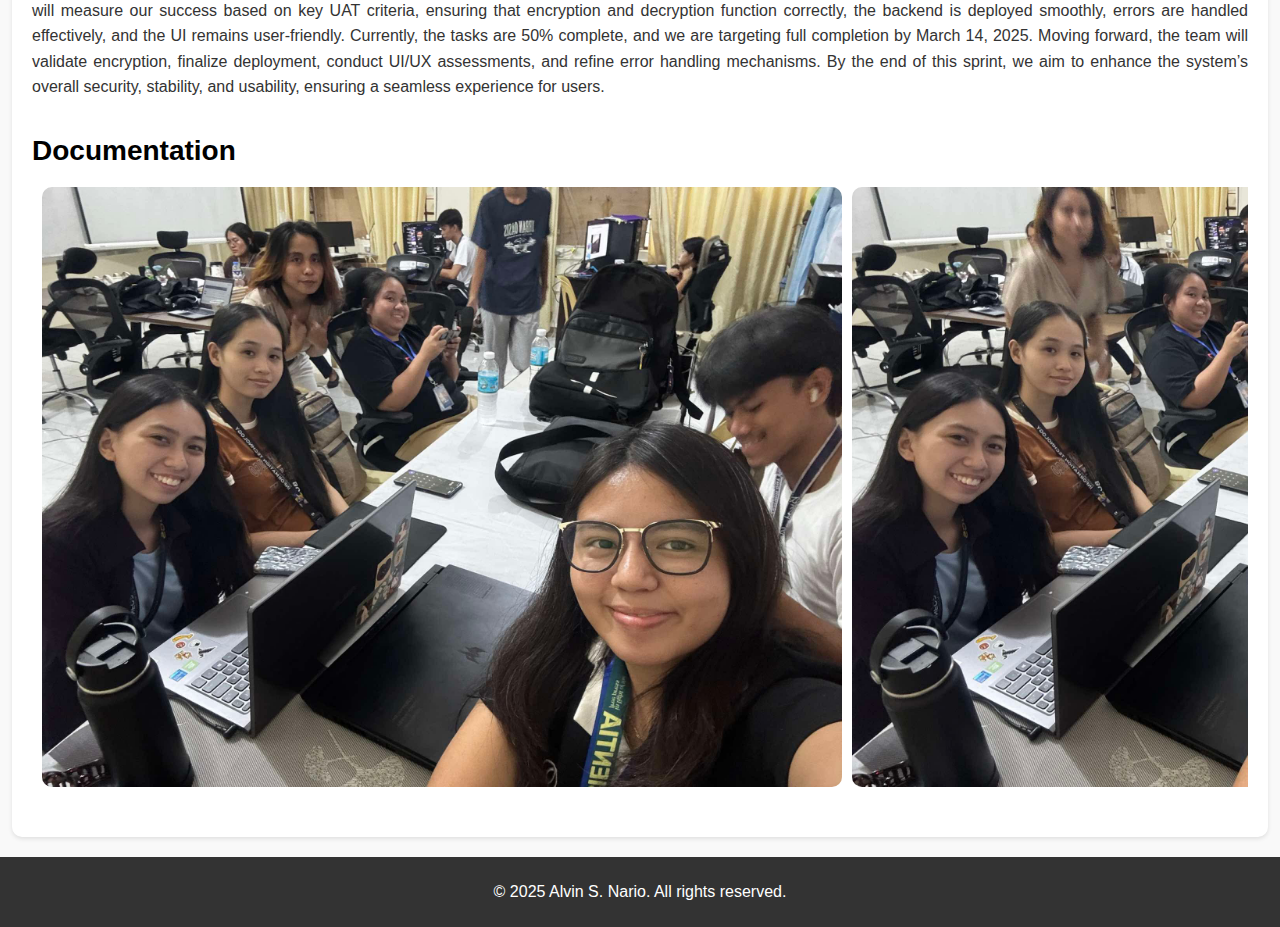
<file: w6-blog.html>
<!DOCTYPE html>
<html lang="en">
<head>
    <meta charset="UTF-8">
    <meta name="viewport" content="width=device-width, initial-scale=1.0">
    <meta property="og:title" content="Week 6 - Blog | On-The-Job Training at StraStan Solutions Corp." />
    <meta property="og:description" content="A detailed breakdown of our third week at StraStan Solutions Corp, focusing on AWS-CDK, API Gateway, and more." />
    <meta property="og:image" content="https://alvinnario.github.io/Weekly-Blog/images/week6/IMG_1053.JPG" />
    <meta property="og:url" content="https://alvinnario.github.io/Weekly-Blog/w6-blog.html" />
    <meta property="og:type" content="article" />
    <meta property="og:site_name" content="StraStan Solutions Blog" />
    <title>Week 6 - Blog</title>
    <link rel="stylesheet" href="https://cdn.jsdelivr.net/npm/bootstrap-icons@1.11.3/font/bootstrap-icons.min.css">
    <link rel="stylesheet" href="css/blog-style.css">
    <link rel="icon" type="image/png" href="./images/week6/IMG_1053.JPG">
</head>
<body>
    <header>
        <nav>
            <div class="logo">
                <a href="index.html"><img src="./images/logo.png" alt="Logo"></a>
            </div>
            <div class="social-icons">
                <a href="https://www.facebook.com/share/1ADwrkwxTV/?mibextid=wwXIfr"><i class="bi bi-facebook"></i></a>
                <a href="https://www.instagram.com/alv.nnnnnn?igsh=MXJ1aWlzMTN2ejhzNw%3D%3D&utm_source=qr"><i class="bi bi-instagram"></i></a>
                <a href="https://github.com/AlvinNario"><i class="bi bi-github"></i></a>
            </div>
        </nav>
    </header>
    
        <div class="blog-detail">
            <img src="./images/week6/MAIN_IMAGE.png" alt="Blog Cover">
            <h1>Week 6 of On-The-Job Training For StraStan Solutions Corp.</h1>
            <p class="date">March 10 - 14, 2025</p>
            <section class="content">
                <p>&emsp;&emsp;&emsp;This week, our primary focus is on finalizing Lambda encryption and decryption, deploying backend updates, enhancing error handling, and improving UI/UX to ensure a secure, stable, and user-friendly system. As a development team, we aim to complete these tasks to enhance system security, stability, and usability. One of the key priorities is to complete the encryption and decryption logic for Lambda functions, ensuring that sensitive data is securely handled. Simultaneously, backend deployment efforts will involve implementing and verifying Lambda and infrastructure stack changes to maintain system stability. Additionally, robust error handling and input validation mechanisms will be put in place to prevent crashes and security vulnerabilities. On the frontend, we will assess the UI/UX design, analyze user flow, and propose enhancements to create a more intuitive and accessible interface.</p>
                    <div class="documentation">
                    <img src="./images/week6/IMG_1051.JPG" alt="">
                    <img src="./images/week6/IMG_1057.JPG" alt="">
                    </div>
                    <p>
                        &emsp;&emsp;&emsp;The success of these tasks aligns with our business objectives, emphasizing security, system stability, and user experience. Our efforts are dependent on a collaborative approach, with @BU - Trina - Bench, @BU - Alvin - Bench, @BU - Hazel - Bench, and @BU - Irish - Bench leading the implementation. As we progress, we will measure our success based on key UAT criteria, ensuring that encryption and decryption function correctly, the backend is deployed smoothly, errors are handled effectively, and the UI remains user-friendly.

Currently, the tasks are 50% complete, and we are targeting full completion by March 14, 2025. Moving forward, the team will validate encryption, finalize deployment, conduct UI/UX assessments, and refine error handling mechanisms. By the end of this sprint, we aim to enhance the system’s overall security, stability, and usability, ensuring a seamless experience for users.</p>
                    
            </section>

        <div class="slideshow-container">
            <h1>Documentation</h1>
            <div class="slides">
                <img class="slide" src="./images/week6/IMG_1047.JPG" alt="Slide 1">
                <img class="slide" src="./images/week6/IMG_1049.JPG" alt="Slide 2">
                <img class="slide" src ="./images/week6/IMG_1051.JPG" alt="Slide 3">
                <img class="slide" src="./images/week6/IMG_1053.JPG" alt="Slide 4">
                <img class="slide" src="./images/week6/IMG_1054.JPG" alt="Slide 5">
                <img class="slide" src="./images/week6/IMG_1058.JPG" alt="Slide 6">
                <img class="slide" src="./images/week6/IMG_1055.JPG" alt="Slide 7">
                <img class="slide" src="./images/week6/IMG_1056.JPG" alt="Slide 8">
            </div>
        </div>

    </div>
    <!-- Footer Section -->
    <footer class="footer">
        <p>&copy; 2025 Alvin S. Nario. All rights reserved.</p>
    </footer>
</body>

<script>
    const slider = document.querySelector('.slides');
    let isDown = false;
    let startX;
    let scrollLeft;
  
    slider.addEventListener('mousedown', (e) => {
      isDown = true;
      slider.classList.add('active');
      startX = e.pageX - slider.offsetLeft;
      scrollLeft = slider.scrollLeft;
    });
  
    slider.addEventListener('mouseleave', () => {
      isDown = false;
      slider.classList.remove('active');
    });
  
    slider.addEventListener('mouseup', () => {
      isDown = false;
      slider.classList.remove('active');
    });
  
    slider.addEventListener('mousemove', (e) => {
      if (!isDown) return;
      e.preventDefault();
      const x = e.pageX - slider.offsetLeft;
      const walk = (x - startX) * 2; // Scroll speed
      slider.scrollLeft = scrollLeft - walk;
    });
  </script>  

</html>
</file>
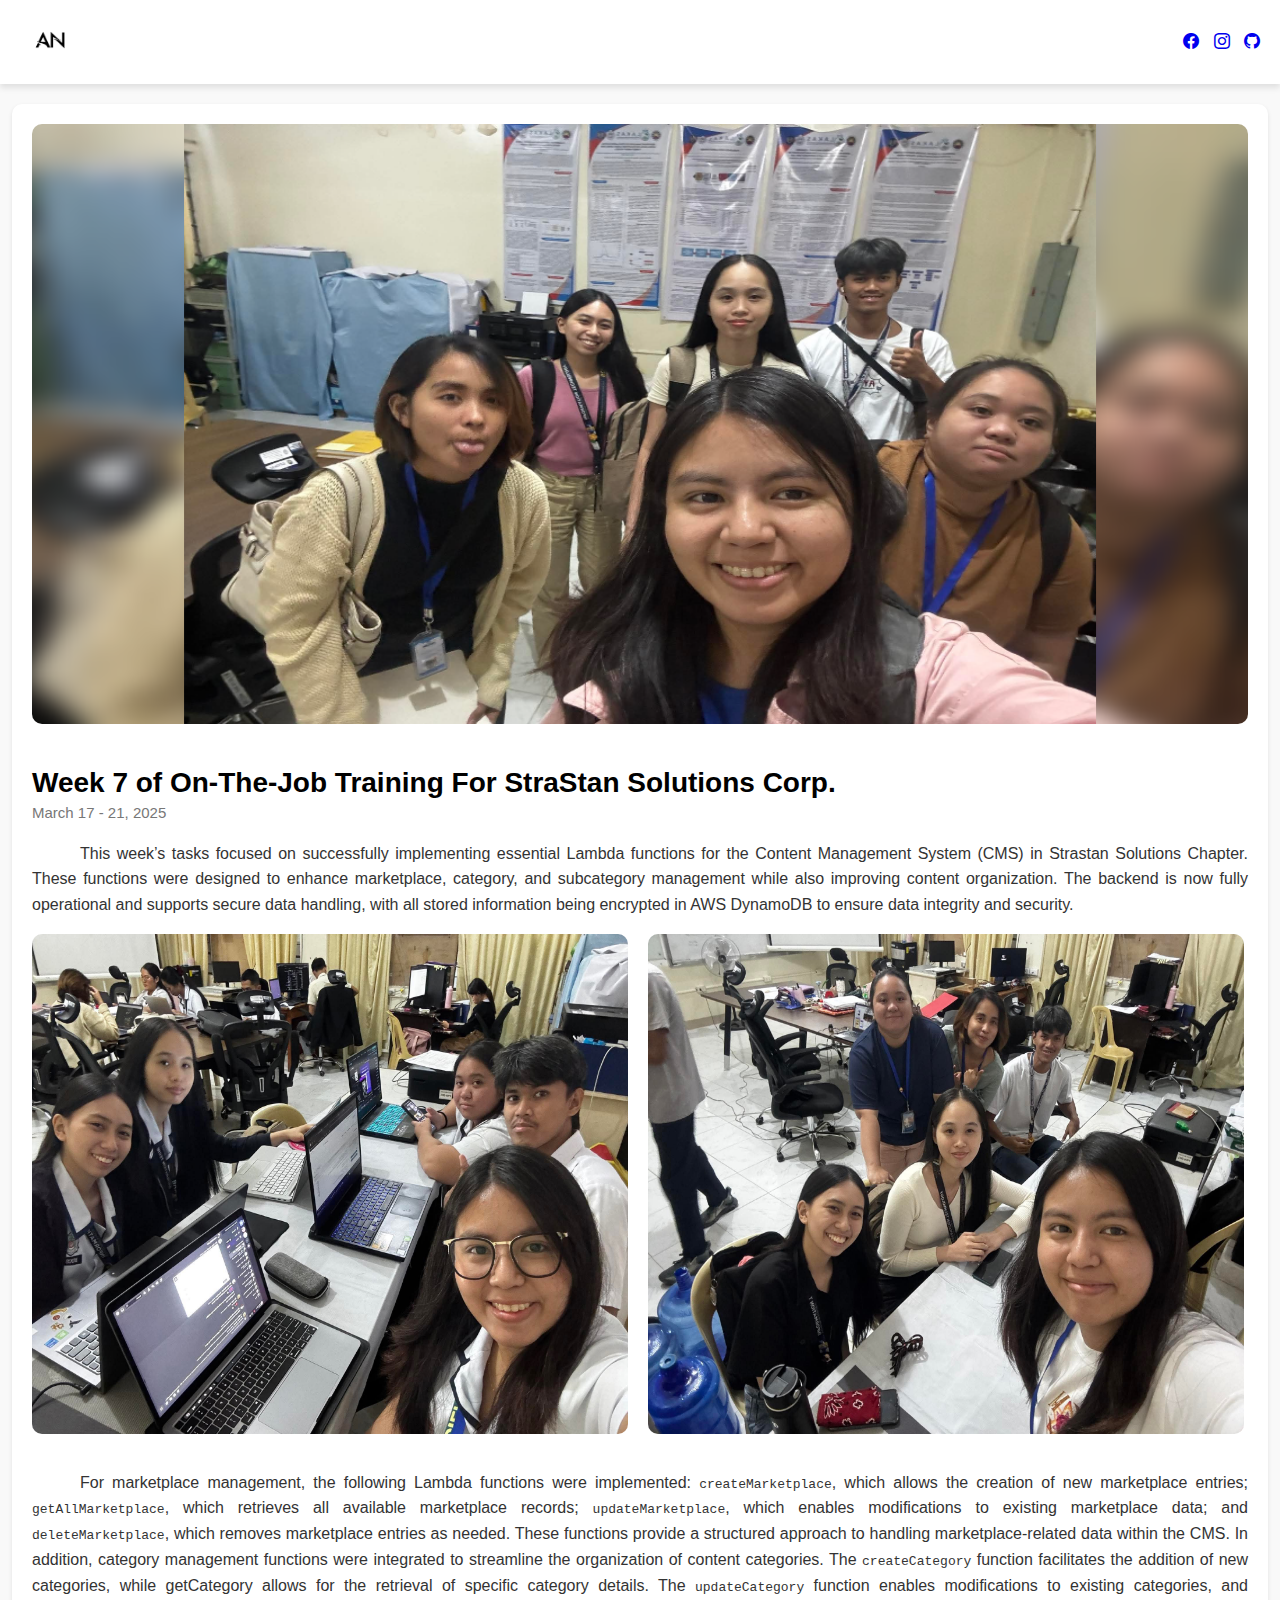
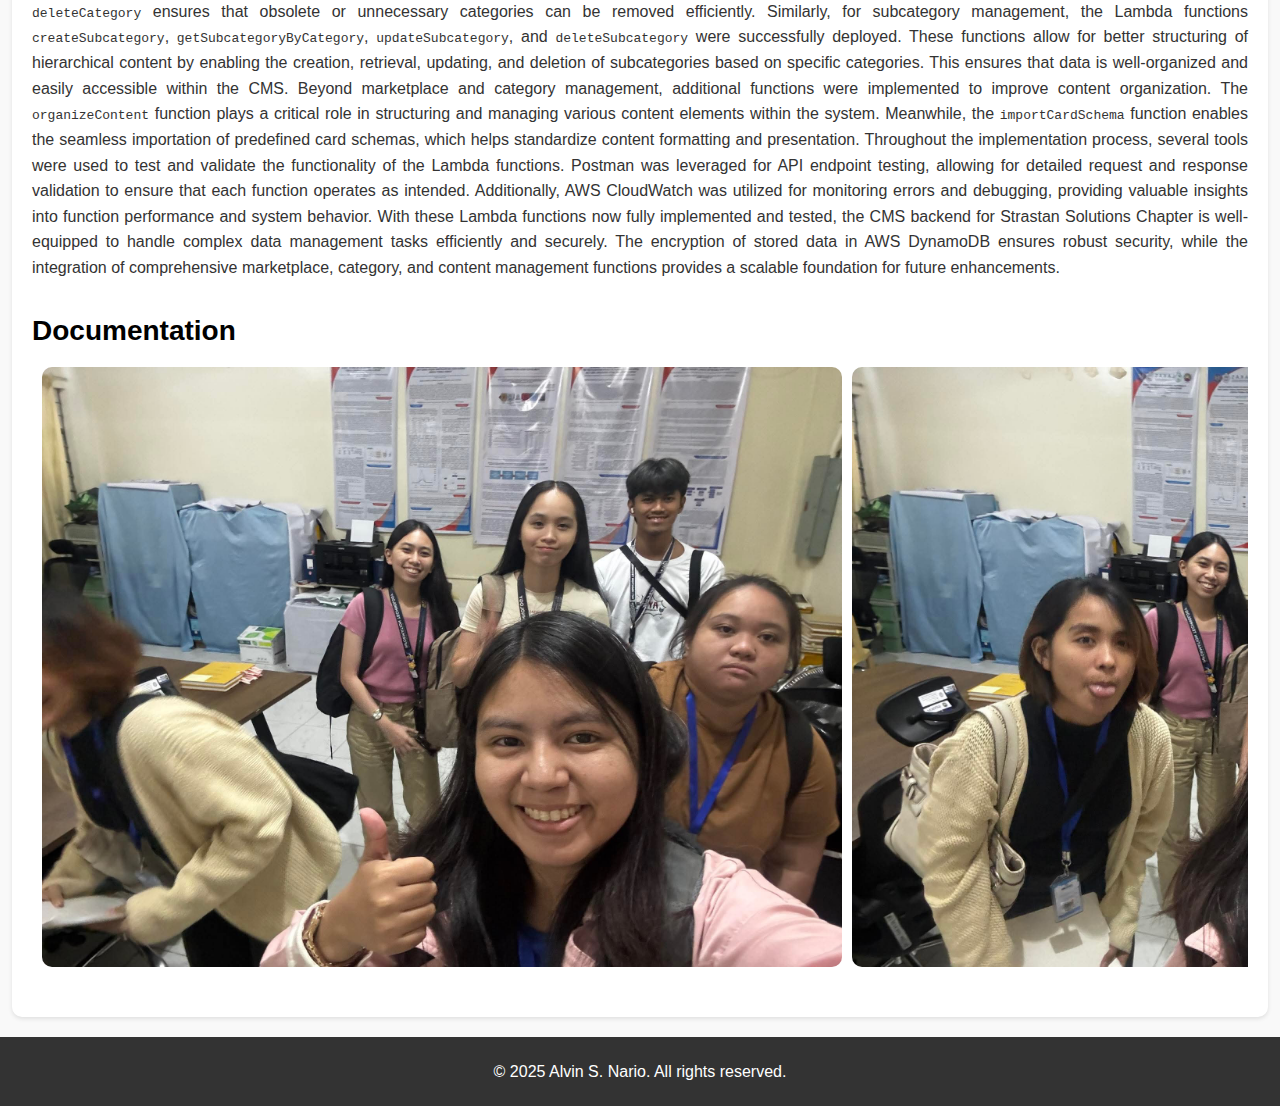
<file: w7-blog.html>
<!DOCTYPE html>
<html lang="en">
<head>
    <meta charset="UTF-8">
    <meta name="viewport" content="width=device-width, initial-scale=1.0">
    <meta property="og:title" content="Week 7 - Blog | On-The-Job Training at StraStan Solutions Corp." />
    <meta property="og:description" content="A detailed breakdown of our third week at StraStan Solutions Corp, focusing on AWS-CDK, API Gateway, and more." />
    <meta property="og:image" content="https://alvinnario.github.io/Weekly-Blog/images/week7/" />
    <meta property="og:url" content="https://alvinnario.github.io/Weekly-Blog/w7-blog.html" />
    <meta property="og:type" content="article" />
    <meta property="og:site_name" content="StraStan Solutions Blog" />
    <title>Week 7 - Blog</title>
    <link rel="stylesheet" href="https://cdn.jsdelivr.net/npm/bootstrap-icons@1.11.3/font/bootstrap-icons.min.css">
    <link rel="stylesheet" href="css/blog-style.css">
    <link rel="icon" type="image/png" href="./images/week7/IMG_1116.JPG">
</head>
<body>
    <header>
        <nav>
            <div class="logo">
                <a href="index.html"><img src="./images/logo.png" alt="Logo"></a>
            </div>
            <div class="social-icons">
                <a href="https://www.facebook.com/share/1ADwrkwxTV/?mibextid=wwXIfr"><i class="bi bi-facebook"></i></a>
                <a href="https://www.instagram.com/alv.nnnnnn?igsh=MXJ1aWlzMTN2ejhzNw%3D%3D&utm_source=qr"><i class="bi bi-instagram"></i></a>
                <a href="https://github.com/AlvinNario"><i class="bi bi-github"></i></a>
            </div>
        </nav>
    </header>
    
        <div class="blog-detail">
            <img src="./images/week7/MAIN-IMAGE.png" alt="Blog Cover">
            <h1>Week 7 of On-The-Job Training For StraStan Solutions Corp.</h1>
            <p class="date">March 17 - 21, 2025</p>
            <section class="content">
                <p>&emsp;&emsp;&emsp;This week’s tasks focused on successfully implementing essential Lambda functions for the Content Management System (CMS) in Strastan Solutions Chapter. These functions were designed to enhance marketplace, category, and subcategory management while also improving content organization. The backend is now fully operational and supports secure data handling, with all stored information being encrypted in AWS DynamoDB to ensure data integrity and security.</p>
                    <div class="documentation">
                    <img src="./images/week7/IMG_1114.JPG" alt="">
                    <img src="./images/week7/IMG_1118.JPG" alt="">
                    </div>
                    <p>
                        &emsp;&emsp;&emsp;For marketplace management, the following Lambda functions were implemented: <code>createMarketplace</code>, which allows the creation of new marketplace entries; <code>getAllMarketplace</code>, which retrieves all available marketplace records; <code>updateMarketplace</code>, which enables modifications to existing marketplace data; and <code>deleteMarketplace</code>, which removes marketplace entries as needed. These functions provide a structured approach to handling marketplace-related data within the CMS.

In addition, category management functions were integrated to streamline the organization of content categories. The <code>createCategory</code> function facilitates the addition of new categories, while getCategory allows for the retrieval of specific category details. The <code>updateCategory</code> function enables modifications to existing categories, and <code>deleteCategory</code> ensures that obsolete or unnecessary categories can be removed efficiently.

Similarly, for subcategory management, the Lambda functions <code>createSubcategory</code>, <code>getSubcategoryByCategory</code>, <code>updateSubcategory</code>, and <code>deleteSubcategory</code> were successfully deployed. These functions allow for better structuring of hierarchical content by enabling the creation, retrieval, updating, and deletion of subcategories based on specific categories. This ensures that data is well-organized and easily accessible within the CMS.

Beyond marketplace and category management, additional functions were implemented to improve content organization. The <code>organizeContent</code> function plays a critical role in structuring and managing various content elements within the system. Meanwhile, the <code>importCardSchema</code> function enables the seamless importation of predefined card schemas, which helps standardize content formatting and presentation.

Throughout the implementation process, several tools were used to test and validate the functionality of the Lambda functions. Postman was leveraged for API endpoint testing, allowing for detailed request and response validation to ensure that each function operates as intended. Additionally, AWS CloudWatch was utilized for monitoring errors and debugging, providing valuable insights into function performance and system behavior.

With these Lambda functions now fully implemented and tested, the CMS backend for Strastan Solutions Chapter is well-equipped to handle complex data management tasks efficiently and securely. The encryption of stored data in AWS DynamoDB ensures robust security, while the integration of comprehensive marketplace, category, and content management functions provides a scalable foundation for future enhancements. </p>
                    
            </section>

        <div class="slideshow-container">
            <h1>Documentation</h1>
            <div class="slides">
                <img class="slide" src="./images/week7/IMG_1115.JPG" alt="Slide 1">
                <img class="slide" src="./images/week7/IMG_1116.JPG" alt="Slide 2">
                <img class="slide" src ="./images/week7/IMG_1117.JPG" alt="Slide 3">
                <img class="slide" src="./images/week7/IMG_1119.JPG" alt="Slide 4">
                <img class="slide" src="./images/week7/IMG_1120.JPG" alt="Slide 5">
                <img class="slide" src="./images/week7/IMG_1121.JPG" alt="Slide 6">
                <img class="slide" src="./images/week7/IMG_1122.JPG" alt="Slide 7">
                <img class="slide" src="./images/week7/IMG_1114.JPG" alt="Slide 8">
            </div>
        </div>

    </div>
    <!-- Footer Section -->
    <footer class="footer">
        <p>&copy; 2025 Alvin S. Nario. All rights reserved.</p>
    </footer>
</body>

<script>
    const slider = document.querySelector('.slides');
    let isDown = false;
    let startX;
    let scrollLeft;
  
    slider.addEventListener('mousedown', (e) => {
      isDown = true;
      slider.classList.add('active');
      startX = e.pageX - slider.offsetLeft;
      scrollLeft = slider.scrollLeft;
    });
  
    slider.addEventListener('mouseleave', () => {
      isDown = false;
      slider.classList.remove('active');
    });
  
    slider.addEventListener('mouseup', () => {
      isDown = false;
      slider.classList.remove('active');
    });
  
    slider.addEventListener('mousemove', (e) => {
      if (!isDown) return;
      e.preventDefault();
      const x = e.pageX - slider.offsetLeft;
      const walk = (x - startX) * 2; // Scroll speed
      slider.scrollLeft = scrollLeft - walk;
    });
  </script>  

</html>
</file>
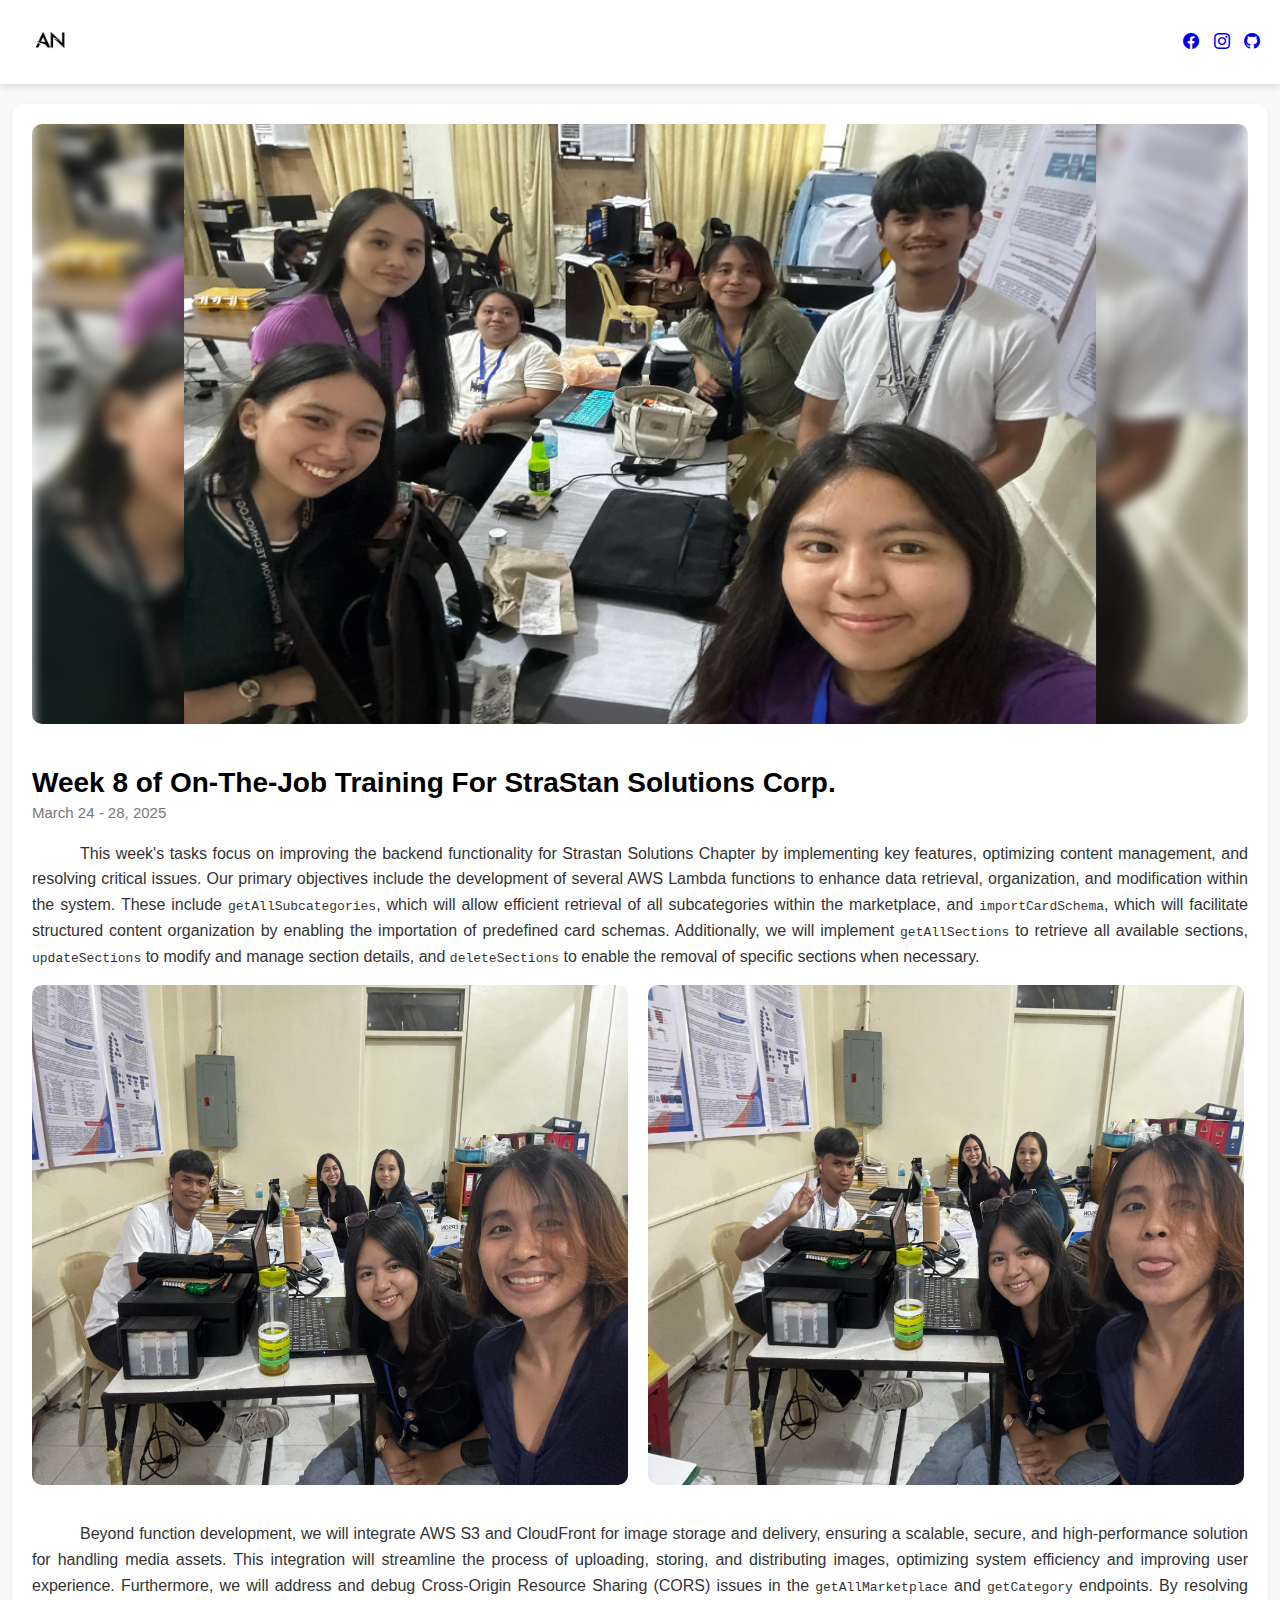
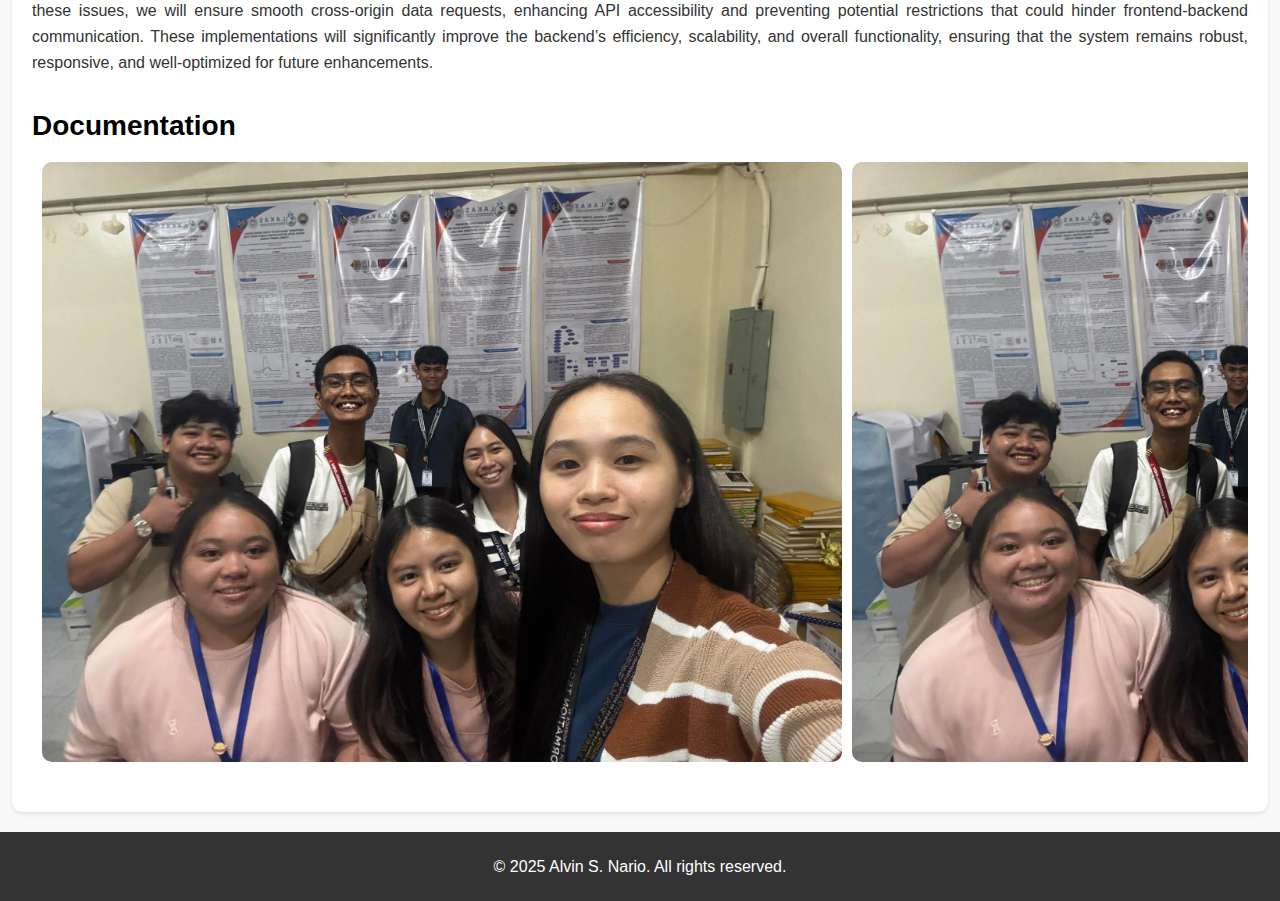
<file: w8-blog.html>
<!DOCTYPE html>
<html lang="en">
<head>
    <meta charset="UTF-8">
    <meta name="viewport" content="width=device-width, initial-scale=1.0">
    <meta property="og:title" content="Week 8 - Blog | On-The-Job Training at StraStan Solutions Corp." />
    <meta property="og:description" content="A detailed breakdown of our eighth week at StraStan Solutions Corp, focusing on AWS and more." />
    <meta property="og:image" content="https://alvinnario.github.io/Weekly-Blog/images/week8/IMG_1255.jpg" />
    <meta property="og:url" content="https://alvinnario.github.io/Weekly-Blog/w8-blog.html" />
    <meta property="og:type" content="article" />
    <meta property="og:site_name" content="StraStan Solutions Blog" />
    <title>Week 8 - Blog</title>
    <link rel="stylesheet" href="https://cdn.jsdelivr.net/npm/bootstrap-icons@1.11.3/font/bootstrap-icons.min.css">
    <link rel="stylesheet" href="css/blog-style.css">
    <link rel="icon" type="image/png" href="./images/week8/IMG_1255.JPG">
</head>
<body>
    <header>
        <nav>
            <div class="logo">
                <a href="index.html"><img src="./images/logo.png" alt="Logo"></a>
            </div>
            <div class="social-icons">
                <a href="https://www.facebook.com/share/1ADwrkwxTV/?mibextid=wwXIfr"><i class="bi bi-facebook"></i></a>
                <a href="https://www.instagram.com/alv.nnnnnn?igsh=MXJ1aWlzMTN2ejhzNw%3D%3D&utm_source=qr"><i class="bi bi-instagram"></i></a>
                <a href="https://github.com/AlvinNario"><i class="bi bi-github"></i></a>
            </div>
        </nav>
    </header>
    
    <div class="blog-detail">
        <img src="./images/week8/MAIN_IMAGE.png" alt="Blog Cover">
        <h1>Week 8 of On-The-Job Training For StraStan Solutions Corp.</h1>
        <p class="date">March 24 - 28, 2025</p>
        <section class="content">
                <p>&emsp;&emsp;&emsp;This week's tasks focus on improving the backend functionality for Strastan Solutions Chapter by implementing key features, optimizing content management, and resolving critical issues. Our primary objectives include the development of several AWS Lambda functions to enhance data retrieval, organization, and modification within the system. These include <code>getAllSubcategories</code>, which will allow efficient retrieval of all subcategories within the marketplace, and <code>importCardSchema</code>, which will facilitate structured content organization by enabling the importation of predefined card schemas. Additionally, we will implement <code>getAllSections</code> to retrieve all available sections, <code>updateSections</code> to modify and manage section details, and <code>deleteSections</code> to enable the removal of specific sections when necessary.</p>
                    <div class="documentation">
                    <img src="./images/week8/IMG_1253.JPG" alt="">
                    <img src="./images/week8/IMG_1252.JPG" alt="">
                    </div>
                    <p>
                        &emsp;&emsp;&emsp;Beyond function development, we will integrate AWS S3 and CloudFront for image storage and delivery, ensuring a scalable, secure, and high-performance solution for handling media assets. This integration will streamline the process of uploading, storing, and distributing images, optimizing system efficiency and improving user experience. Furthermore, we will address and debug Cross-Origin Resource Sharing (CORS) issues in the <code>getAllMarketplace</code> and <code>getCategory</code> endpoints. By resolving these issues, we will ensure smooth cross-origin data requests, enhancing API accessibility and preventing potential restrictions that could hinder frontend-backend communication.

These implementations will significantly improve the backend’s efficiency, scalability, and overall functionality, ensuring that the system remains robust, responsive, and well-optimized for future enhancements.</p>
                    
            </section>

        <div class="slideshow-container">
            <h1>Documentation</h1>
            <div class="slides">
                <img class="slide" src="./images/week8/IMG_1250.JPG" alt="Slide 1">
                <img class="slide" src="./images/week8/IMG_1251.JPG" alt="Slide 2">
                <img class="slide" src ="./images/week8/IMG_1254.JPG" alt="Slide 3">
                <img class="slide" src="./images/week8/IMG_1255.JPG" alt="Slide 4">
                <img class="slide" src="./images/week8/IMG_1256.JPG" alt="Slide 5">
                <img class="slide" src="./images/week8/IMG_1257.JPG" alt="Slide 6">
                <img class="slide" src="./images/week8/IMG_1258.JPG" alt="Slide 7">
                <img class="slide" src="./images/week8/IMG_1260.JPG" alt="Slide 8">
            </div>
        </div>

    </div>
    <!-- Footer Section -->
    <footer class="footer">
        <p>&copy; 2025 Alvin S. Nario. All rights reserved.</p>
    </footer>
</body>

<script>
    const slider = document.querySelector('.slides');
    let isDown = false;
    let startX;
    let scrollLeft;
  
    slider.addEventListener('mousedown', (e) => {
      isDown = true;
      slider.classList.add('active');
      startX = e.pageX - slider.offsetLeft;
      scrollLeft = slider.scrollLeft;
    });
  
    slider.addEventListener('mouseleave', () => {
      isDown = false;
      slider.classList.remove('active');
    });
  
    slider.addEventListener('mouseup', () => {
      isDown = false;
      slider.classList.remove('active');
    });
  
    slider.addEventListener('mousemove', (e) => {
      if (!isDown) return;
      e.preventDefault();
      const x = e.pageX - slider.offsetLeft;
      const walk = (x - startX) * 2; // Scroll speed
      slider.scrollLeft = scrollLeft - walk;
    });
  </script>  

</html>
</file>
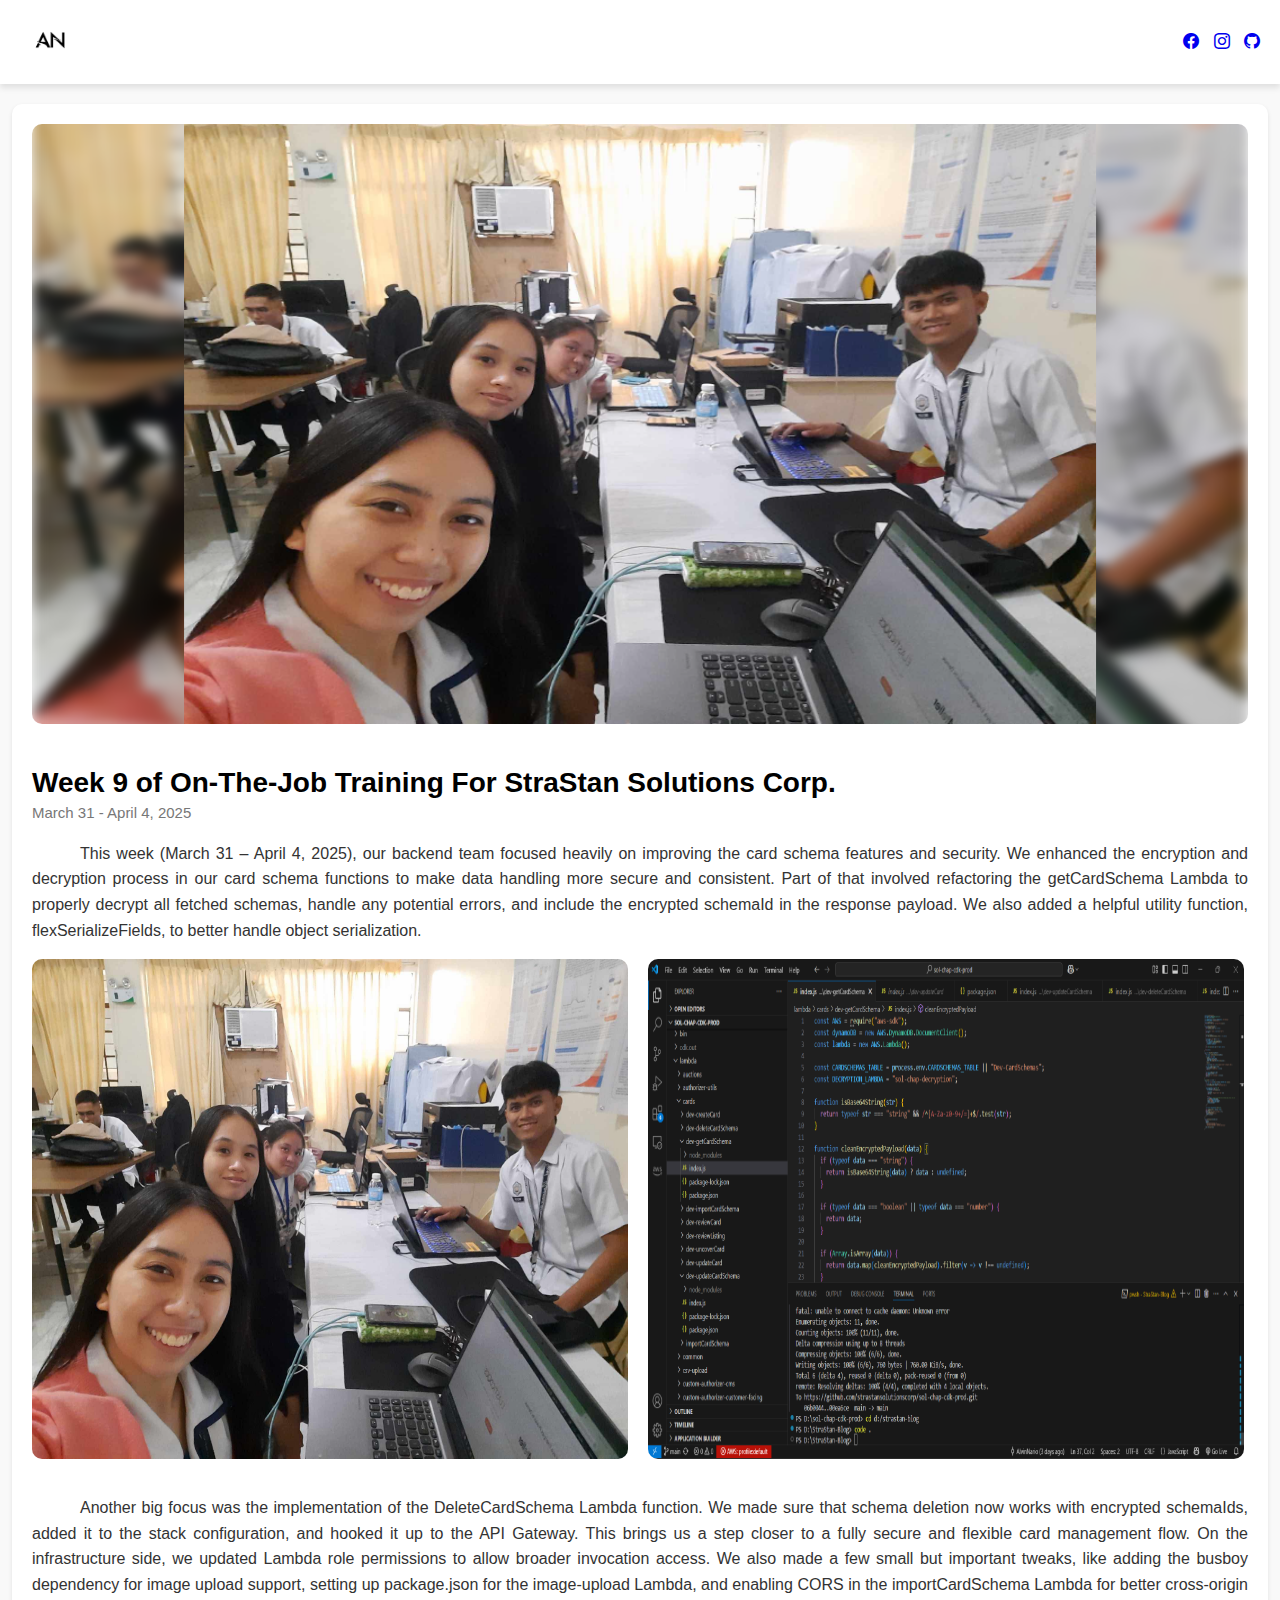
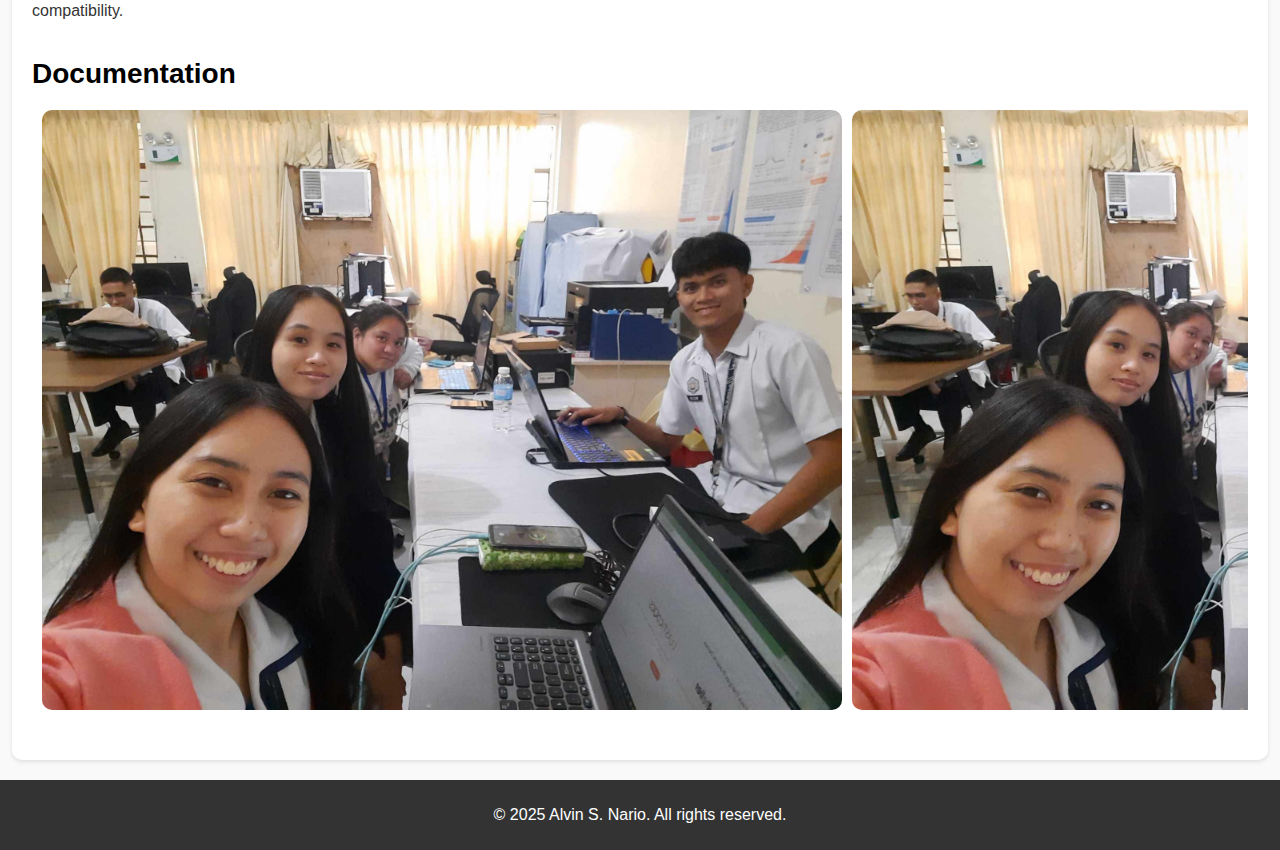
<file: w9-blog.html>
<!DOCTYPE html>
<html lang="en">
<head>
    <meta charset="UTF-8">
    <meta name="viewport" content="width=device-width, initial-scale=1.0">
    <meta property="og:title" content="Week 9 - Blog | On-The-Job Training at StraStan Solutions Corp." />
    <meta property="og:description" content="A detailed breakdown of our ninth week at StraStan Solutions Corp, focusing on AWS and more." />
    <meta property="og:image" content="https://alvinnario.github.io/Weekly-Blog/images/week9/IMG_1393.jpg" />
    <meta property="og:url" content="https://alvinnario.github.io/Weekly-Blog/w9-blog.html" />
    <meta property="og:type" content="article" />
    <meta property="og:site_name" content="StraStan Solutions Blog" />
    <title>Week 9 - Blog</title>
    <link rel="stylesheet" href="https://cdn.jsdelivr.net/npm/bootstrap-icons@1.11.3/font/bootstrap-icons.min.css">
    <link rel="stylesheet" href="css/blog-style.css">
    <link rel="icon" type="image/png" href="./images/week9/IMG_1393.jpg">
</head>
<body>
    <header>
        <nav>
            <div class="logo">
                <a href="index.html"><img src="./images/logo.png" alt="Logo"></a>
            </div>
            <div class="social-icons">
                <a href="https://www.facebook.com/share/1ADwrkwxTV/?mibextid=wwXIfr"><i class="bi bi-facebook"></i></a>
                <a href="https://www.instagram.com/alv.nnnnnn?igsh=MXJ1aWlzMTN2ejhzNw%3D%3D&utm_source=qr"><i class="bi bi-instagram"></i></a>
                <a href="https://github.com/AlvinNario"><i class="bi bi-github"></i></a>
            </div>
        </nav>
    </header>
    
        <div class="blog-detail">
            <img src="./images/week9/MAIN_IMAGE.png" alt="Blog Cover">
            <h1>Week 9 of On-The-Job Training For StraStan Solutions Corp.</h1>
            <p class="date">March 31 - April 4, 2025</p>
            <section class="content">
                <p>&emsp;&emsp;&emsp;This week (March 31 – April 4, 2025), our backend team focused heavily on improving the card schema features and security. We enhanced the encryption and decryption process in our card schema functions to make data handling more secure and consistent. Part of that involved refactoring the getCardSchema Lambda to properly decrypt all fetched schemas, handle any potential errors, and include the encrypted schemaId in the response payload. We also added a helpful utility function, flexSerializeFields, to better handle object serialization.</p>
                    <div class="documentation">
                    <img src="./images/week9/IMG_1392.JPG" alt="">
                    <img src="./images/week9/Screenshot 2025-04-07 141903.png" alt="">
                    </div>
                    <p>
                        &emsp;&emsp;&emsp;Another big focus was the implementation of the DeleteCardSchema Lambda function. We made sure that schema deletion now works with encrypted schemaIds, added it to the stack configuration, and hooked it up to the API Gateway. This brings us a step closer to a fully secure and flexible card management flow.

On the infrastructure side, we updated Lambda role permissions to allow broader invocation access. We also made a few small but important tweaks, like adding the busboy dependency for image upload support, setting up package.json for the image-upload Lambda, and enabling CORS in the importCardSchema Lambda for better cross-origin compatibility.</p>
                    
            </section>

        <div class="slideshow-container">
            <h1>Documentation</h1>
            <div class="slides">
                <img class="slide" src="./images/week9/IMG_1392.JPG" alt="Slide 1">
                <img class="slide" src="./images/week9/IMG_1393.JPG" alt="Slide 2">
                <img class="slide" src ="./images/week9/IMG_1394.JPG" alt="Slide 3">
                <img class="slide" src="./images/week9/Screenshot 2025-04-07 141903.png" alt="Slide 4">
                <img class="slide" src="./images/week9/Screenshot 2025-04-07 142039.png" alt="Slide 5">
                <img class="slide" src="./images/week9/Screenshot 2025-04-07 142120.png" alt="Slide 6">
            </div>
        </div>

    </div>
    <!-- Footer Section -->
    <footer class="footer">
        <p>&copy; 2025 Alvin S. Nario. All rights reserved.</p>
    </footer>
</body>

<script>
    const slider = document.querySelector('.slides');
    let isDown = false;
    let startX;
    let scrollLeft;
  
    slider.addEventListener('mousedown', (e) => {
      isDown = true;
      slider.classList.add('active');
      startX = e.pageX - slider.offsetLeft;
      scrollLeft = slider.scrollLeft;
    });
  
    slider.addEventListener('mouseleave', () => {
      isDown = false;
      slider.classList.remove('active');
    });
  
    slider.addEventListener('mouseup', () => {
      isDown = false;
      slider.classList.remove('active');
    });
  
    slider.addEventListener('mousemove', (e) => {
      if (!isDown) return;
      e.preventDefault();
      const x = e.pageX - slider.offsetLeft;
      const walk = (x - startX) * 2; // Scroll speed
      slider.scrollLeft = scrollLeft - walk;
    });
  </script>  

</html>
</file>
<file: css/style.css>
/* styles.css */
body {
    font-family: Arial, sans-serif;
    margin: 0;
    padding: 0;
    background-color: #f9f9f9;
}

header {
    background-color: #fff;
    padding: 20px;
    box-shadow: 0px 4px 6px rgba(0, 0, 0, 0.1);
}

nav {
    display: flex;
    justify-content: space-between;
    align-items: center;
    padding-bottom: 10px;
}

.logo img {
    height: 40px;
}

.social-icons a {
    margin-left: 10px;
    color: black;
}

h1 {
    margin: 10px 0;
    font-size: 24px;
    text-align: left;
    margin-top: 20px;
}

input {
    width: 98%;
    margin: 10px auto;
    padding: 10px;
    font-size: 16px;
    border: 1px solid #ccc;
    border-radius: 5px;
}

.blog-list {
    display: flex;
    flex-wrap: wrap !important;
    justify-content: center !important;
    align-items: center !important;
    margin: auto !important;
    gap: 20px;
    padding: 20px;
}

article {
    background-color: #fff;
    padding: 15px;
    border-radius: 10px;
    box-shadow: 0px 2px 4px rgba(0, 0, 0, 0.1);
    width: 45%;
}

article img {
    width: 100%;
    border-radius: 10px;
    height: 400px;
    object-fit: cover;
}

h2 {
    font-size: 20px;
    color: black;
}

p {
    color: #555;
}

.date{
    color: #777;
    font-size: 15px;
    margin-bottom: 10px;
    margin-top: -10px;
}

@media screen and (max-width: 768px) {
    .blog-list {
        flex-direction: column;
    }

    article {
        width: 100%;
        margin-left: -16px !important;
    }

    input{
        width: 93%;
    }

    .blog-image {
        height: auto !important;
    }
}
</file>
<file: css/blog-style.css>
body {
    font-family: Arial, sans-serif;
    margin: 0;
    padding: 0;
    background-color: #f9f9f9;
}

header {
    background-color: #fff;
    padding: 20px;
    box-shadow: 0px 4px 6px rgba(0, 0, 0, 0.1);
}

nav {
    display: flex;
    justify-content: space-between;
    align-items: center;
}

.logo img {
    height: 40px;
}

.social-icons a {
    margin-left: 10px;
}

.social-icons img {
    height: 24px;
    width: 24px;
}

.blog-detail {
    margin: 20px auto;
    background: #fff;
    padding: 20px;
    width: 95%;
    border-radius: 10px;
    box-shadow: 0px 2px 4px rgba(0, 0, 0, 0.1);
}

.blog-detail h1 {
    font-size: 28px;
    margin-bottom: 10px;
}

.blog-detail .date {
    color: #777;
    font-size: 15px;
    margin-bottom: 20px;
    margin-top: -5px;
}

.blog-detail img {
    width: 100%;
    border-radius: 10px;
    margin-bottom: 20px;
    height: 600px;
}

.content h2 {
    font-size: 22px;
    margin-top: 20px;
}

.content p {
    line-height: 1.6;
    color: #333;
    text-align: justify;
}

.documentation{
    display: flex;
    gap: 20px;
}

.documentation img {
    width: 49%;
    border-radius: 10px;
    margin-bottom: 20px;
    height: 500px;
    object-fit: content;
}

.module-container {
    display: block;
    align-items: center;
    margin-bottom: 20px;
    position: relative;
}

/* Marketplace Module: Image on the right */
.marketplace-image {
    width: 100% !important; /* Adjust as needed */
    height: 500px !important;
    border-radius: 8px;
    object-fit: content;
}

/* Cards Module: Image on the left */
.cards-image {
    width: 100% !important; /* Adjust as needed */
    height: 500px !important;
    border-radius: 8px;
    object-fit: content;
}

.slideshow-container {
    position: relative;
    width: 100%;
    overflow: hidden;
    cursor: grab;
}

.slides {
    display: flex;
    gap: 10px;
    padding: 10px;
    height: auto;
    will-change: transform;
    transform: translateZ(0);
    backface-visibility: hidden;
    user-select: none;
    overflow-x: scroll;
    scroll-behavior: smooth;
    scrollbar-width: none; /* Firefox */
    -ms-overflow-style: none;  /* IE and Edge */
}

.slides::-webkit-scrollbar {
    display: none; /* Chrome, Safari, Opera */
}

.slides img {
    width: auto;
    height: 600px;
    flex-shrink: 0;
    pointer-events: none;
    border-radius: 10px;
}

.slideshow-container h1{
    text-align: left;
}

.footer {
    background: #333;
    color: white;
    text-align: center;
    padding: 10px;
    margin-top: 20px;
}

@media screen and (max-width: 768px) {

    body{
        width: 94% !important;
    }

    header {
        width: 95% !important;
    }

    .documentation{
        display: block !important;
    }

    .blog-detail img {
        height: auto;
    }

    .blog-detail h1 {
        font-size: 20px;
    }

    .date{
        font-size: 13px !important;
    }

    .documentation img {
        width: 100% !important;
        object-fit: cover;
        height: 200px;
    }

    .marketplace-image, .cards-image, .task{
        width: 100% !important;
        height: auto !important;
    }
    
    .slideshow-container h1{
        font-size: 20px;
    }

    .slides img{
        width: 200px !important;
        height: 250px !important;
    }

    /* Optional: Auto-slide effect */
@keyframes slideAnimation {
    0% { transform: translateX(0%); }
    2% { transform: translateX(-25%); }
    4% { transform: translateX(-50%); }
    6% { transform: translateX(-75%); }
    8% { transform: translateX(-100%); }
    10% { transform: translateX(-125%); }
    12% { transform: translateX(-150%); }
    14% { transform: translateX(-175%); }
    16% { transform: translateX(-200%); }
    18% { transform: translateX(-225%); }
    20% { transform: translateX(-250%); }
    22% { transform: translateX(-275%); }
    24% { transform: translateX(-300%); }
    26% { transform: translateX(-325%); }
    28% { transform: translateX(-350%); }
    30% { transform: translateX(-375%); }
    32% { transform: translateX(-400%); }
    34% { transform: translateX(-425%); }
    36% { transform: translateX(-450%); }
    38% { transform: translateX(-475%); }
    40% { transform: translateX(-500%); }
    42% { transform: translateX(-525%); }
    44% { transform: translateX(-550%); }
    46% { transform: translateX(-575%); }
    48% { transform: translateX(-600%); }
    50% { transform: translateX(-625%); }
    52% { transform: translateX(-650%); }
    54% { transform: translateX(-675%); }
    56% { transform: translateX(-700%); }
    58% { transform: translateX(-725%); }
    60% { transform: translateX(-750%); }
    62% { transform: translateX(-775%); }
    64% { transform: translateX(-800%); }
    66% { transform: translateX(-825%); }
    68% { transform: translateX(-850%); }
    70% { transform: translateX(-875%); }
    72% { transform: translateX(-900%); }
    74% { transform: translateX(-925%); }
    76% { transform: translateX(-950%); }
    78% { transform: translateX(-975%); }
    80% { transform: translateX(-1000%); }
    82% { transform: translateX(-1025%); }
    84% { transform: translateX(-1050%); }
    86% { transform: translateX(-1075%); }
    88% { transform: translateX(-1100%); }
    90% { transform: translateX(-1125%); }
    92% { transform: translateX(-1150%); }
    94% { transform: translateX(-1175%); }
    96% { transform: translateX(-1200%); }
    98% { transform: translateX(-1225%); }
    100% { transform: translateX(0%); }
}

    .task{
        object-fit: cover;
    }
    .footer {
        width:100% !important;
    }
}
</file>
